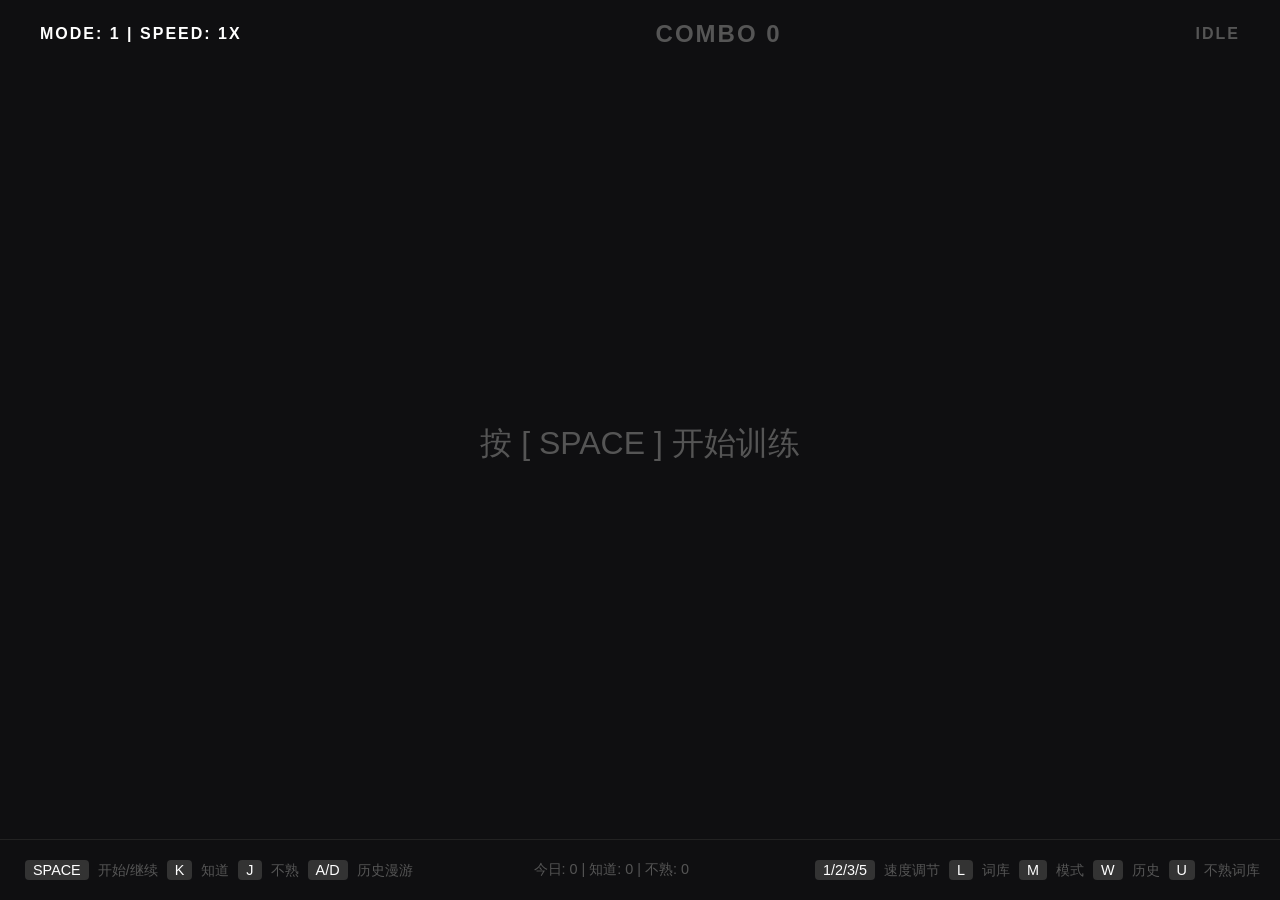
<file: index.html>
<!DOCTYPE html>
<html lang="zh-CN">
<head>
    <meta charset="UTF-8">
    <meta name="viewport" content="width=device-width, initial-scale=1.0, maximum-scale=1.0, user-scalable=no">
    <title>ADHD CET6 极速反应训练系统 V2</title>
    <link rel="stylesheet" href="css/main.css">
    <script src="https://cdnjs.cloudflare.com/ajax/libs/gsap/3.12.5/gsap.min.js"></script>
</head>
<body>
    <div id="header">
        <div id="mode-speed-indicator">MODE: 1 | SPEED: 1X</div>
        <div id="combo-container" class="combo-low">COMBO 0</div>
        <div id="status-indicator">IDLE</div>
    </div>

    <div id="main-stage">
        <div id="start-hint" style="font-size: 2rem; color: #555;">按 [ SPACE ] 开始训练</div>
        <div id="word-display" style="display: none;"></div>
        <div id="phonetic-display" style="display: none;"></div>
        <div id="meaning-display"></div>
        <div id="example-display"></div>
    </div>

    <div id="unfamiliar-indicator">不熟</div>

    <div id="mobile-controls" class="mobile-controls">
        <div class="mobile-row">
            <button class="mobile-btn mobile-btn-know" ontouchstart="handleMobileBtn('K')" onclick="handleMobileBtn('K')">知道 (K)</button>
            <button class="mobile-btn mobile-btn-space" ontouchstart="handleMobileBtn('SPACE')" onclick="handleMobileBtn('SPACE')">空格 (SPACE)</button>
            <button class="mobile-btn mobile-btn-unfamiliar" ontouchstart="handleMobileBtn('J')" onclick="handleMobileBtn('J')">不熟 (J)</button>
        </div>
        <div class="mobile-row">
            <button class="mobile-btn mobile-btn-speed" onclick="handleMobileBtn('1')">1X</button>
            <button class="mobile-btn mobile-btn-speed" onclick="handleMobileBtn('2')">2X</button>
            <button class="mobile-btn mobile-btn-speed" onclick="handleMobileBtn('3')">3X</button>
            <button class="mobile-btn mobile-btn-speed" onclick="handleMobileBtn('5')">5X</button>
        </div>
        <div class="mobile-row">
            <button class="mobile-btn mobile-btn-mode" onclick="handleMobileBtn('M')">模式 (M)</button>
            <button class="mobile-btn mobile-btn-history" onclick="handleMobileBtn('W')">历史 (W)</button>
            <button class="mobile-btn mobile-btn-library" onclick="handleMobileBtn('L')">词库 (L)</button>
            <button class="mobile-btn mobile-btn-unfamiliar" onclick="handleMobileBtn('U')">不熟 (U)</button>
        </div>
    </div>

    <div id="footer">
        <div><span class="key-hint">SPACE</span> 开始/继续 <span class="key-hint">K</span> 知道 <span class="key-hint">J</span> 不熟 <span class="key-hint">A/D</span> 历史漫游</div>
        <div id="stats-board">今日: 0 | 知道: 0 | 不熟: 0</div>
        <div><span class="key-hint">1/2/3/5</span> 速度调节 <span class="key-hint">L</span> 词库 <span class="key-hint">M</span> 模式 <span class="key-hint">W</span> 历史 <span class="key-hint">U</span> 不熟词库</div>
    </div>

    <div id="fill-blank-container" style="display: none;">
        <div id="fill-blank-sentence" style="font-size: 2rem; margin-bottom: 20px; min-height: 60px;"></div>
        <div id="fill-blank-options" style="display: flex; gap: 15px; flex-wrap: wrap; justify-content: center;"></div>
        <div id="fill-blank-feedback" style="font-size: 1.5rem; margin-top: 20px; opacity: 0; transition: opacity 0.3s;"></div>
    </div>

    <div id="history-panel">
        <div id="history-header">
            <div id="history-title">训练历史 (按 W 隐藏)</div>
            <div id="close-history" onclick="toggleHistoryPanel()">关闭</div>
        </div>
        <div id="history-scroll"></div>
    </div>

    <div id="unfamiliar-library-modal">
        <div id="unfamiliar-library-content">
            <div id="unfamiliar-library-header">
                <div id="unfamiliar-library-title">不熟词库</div>
                <div id="close-unfamiliar-library" onclick="closeUnfamiliarLibrary()">关闭</div>
            </div>
            <div id="unfamiliar-library-grid"></div>
        </div>
    </div>

    <div id="word-library-modal">
        <div id="word-library-content">
            <div id="word-library-top">
                <div id="word-library-header">
                    <div id="word-library-title">CET6 高频词库</div>
                    <div id="close-library" onclick="closeWordLibrary()">关闭</div>
                </div>
                <div id="stats-summary">
                    <div class="stat-item"><span class="stat-value" id="total-count">0</span><span class="stat-label">总词汇</span></div>
                    <div class="stat-item"><span class="stat-value" id="noun-count">0</span><span class="stat-label">名词</span></div>
                    <div class="stat-item"><span class="stat-value" id="verb-count">0</span><span class="stat-label">动词</span></div>
                    <div class="stat-item"><span class="stat-value" id="adj-count">0</span><span class="stat-label">形容词</span></div>
                    <div class="stat-item"><span class="stat-value" id="adv-count">0</span><span class="stat-label">副词</span></div>
                </div>
                <div id="category-filters">
                    <button class="filter-btn active" onclick="filterWords('all')">全部</button>
                    <button class="filter-btn" onclick="filterWords('noun')">名词</button>
                    <button class="filter-btn" onclick="filterWords('verb')">动词</button>
                    <button class="filter-btn" onclick="filterWords('adjective')">形容词</button>
                    <button class="filter-btn" onclick="filterWords('adverb')">副词</button>
                    <button class="filter-btn" onclick="filterWords('preposition')">介词</button>
                    <button class="filter-btn" onclick="filterWords('academic')">学术</button>
                    <button class="filter-btn" onclick="filterWords('daily')">生活</button>
                    <button class="filter-btn" onclick="filterWords('technology')">科技</button>
                    <button class="filter-btn" onclick="filterWords('economy')">经济</button>
                    <button class="filter-btn" onclick="filterWords('society')">社会</button>
                    <button class="filter-btn" onclick="filterWords('emotion')">情感</button>
                    <button class="filter-btn" onclick="filterWords('basic')">基础</button>
                    <button class="filter-btn" onclick="filterWords('intermediate')">进阶</button>
                    <button class="filter-btn" onclick="filterWords('advanced')">高级</button>
                </div>
            </div>
            <div id="word-library-scroll">
                <div id="word-library-grid" class="word-library-grid"></div>
            </div>
        </div>
    </div>

    <script type="module">
        import { loadProgress, loadUnfamiliarWords } from './js/storage.js';
        import { handleKeyDown, handleMobileBtn, openWordLibrary, closeWordLibrary, openUnfamiliarLibrary, closeUnfamiliarLibrary, toggleHistoryPanel, filterWords } from './js/interaction.js';

        loadProgress();
        loadUnfamiliarWords();

        window.addEventListener('keydown', handleKeyDown);

        window.openWordLibrary = openWordLibrary;
        window.closeWordLibrary = closeWordLibrary;
        window.openUnfamiliarLibrary = openUnfamiliarLibrary;
        window.closeUnfamiliarLibrary = closeUnfamiliarLibrary;
        window.toggleHistoryPanel = toggleHistoryPanel;
        window.filterWords = filterWords;
        window.handleMobileBtn = handleMobileBtn;
    </script>
</body>
</html>
</file>
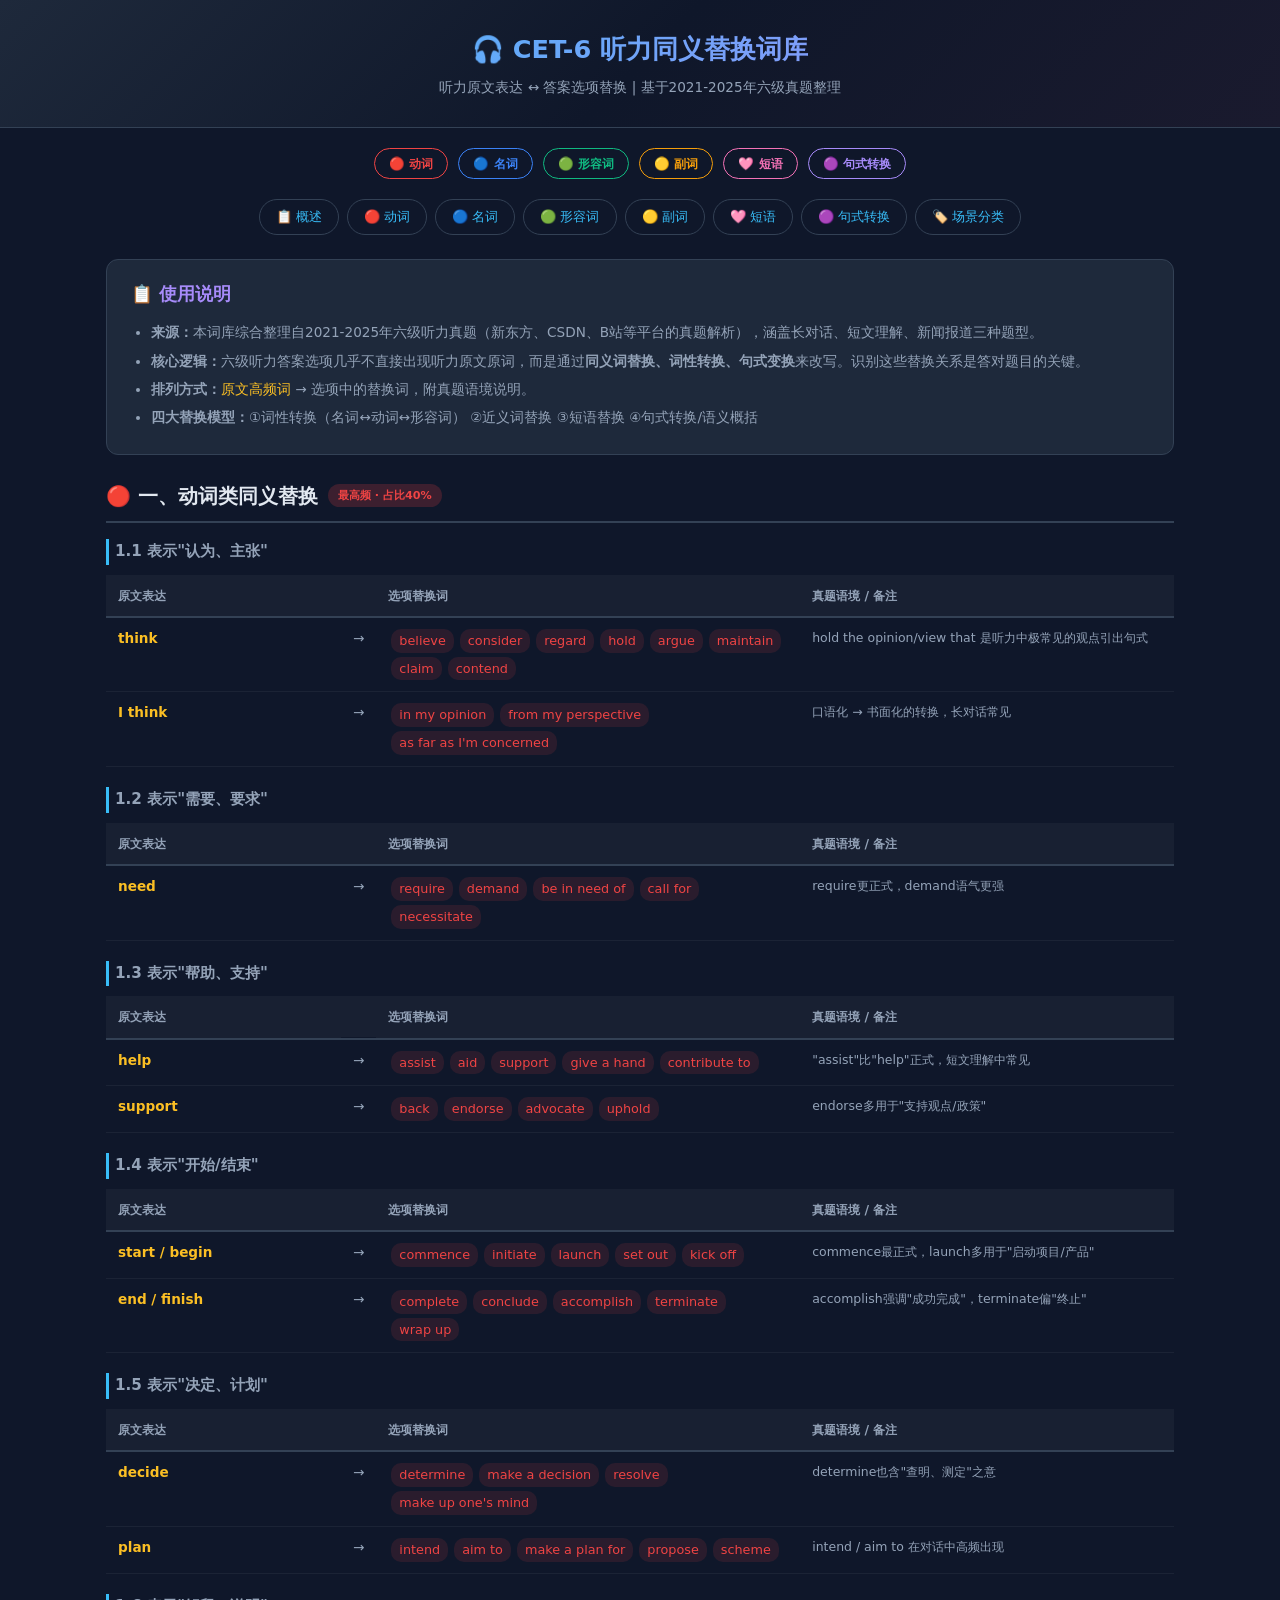
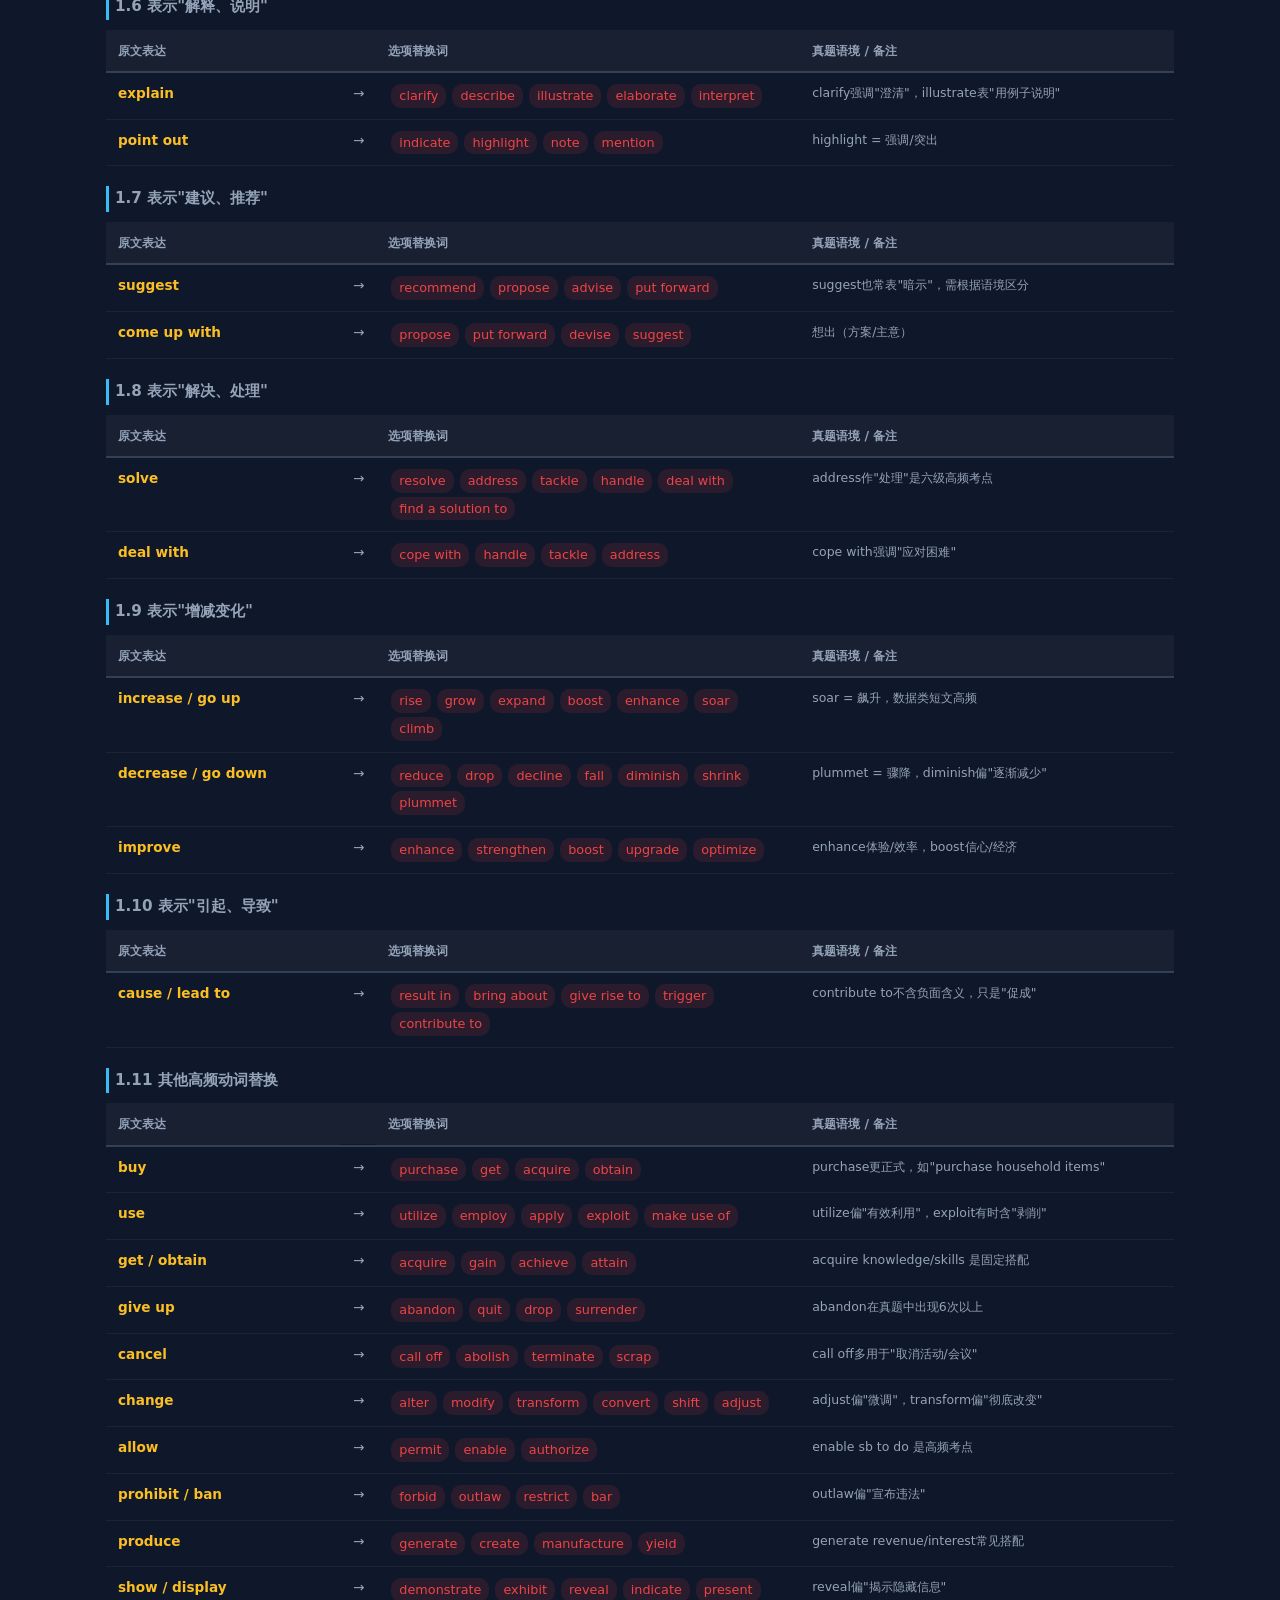
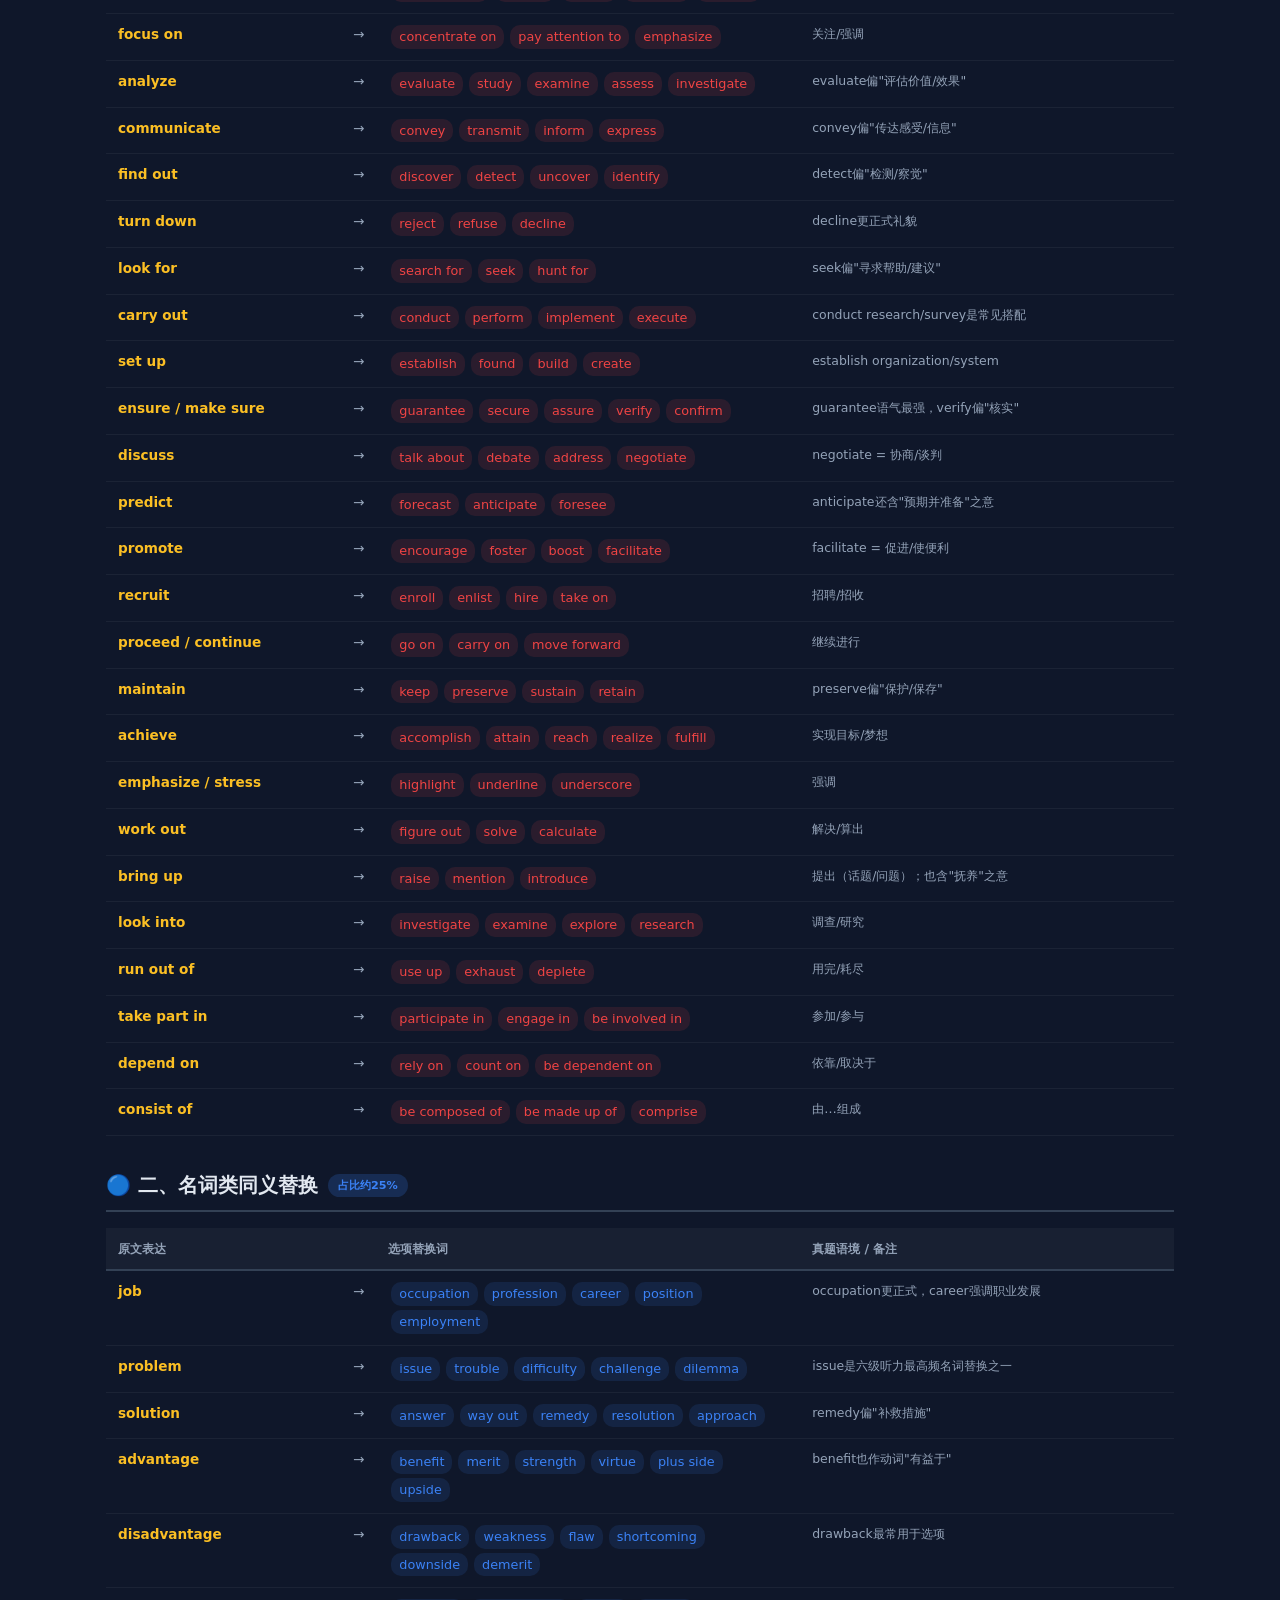
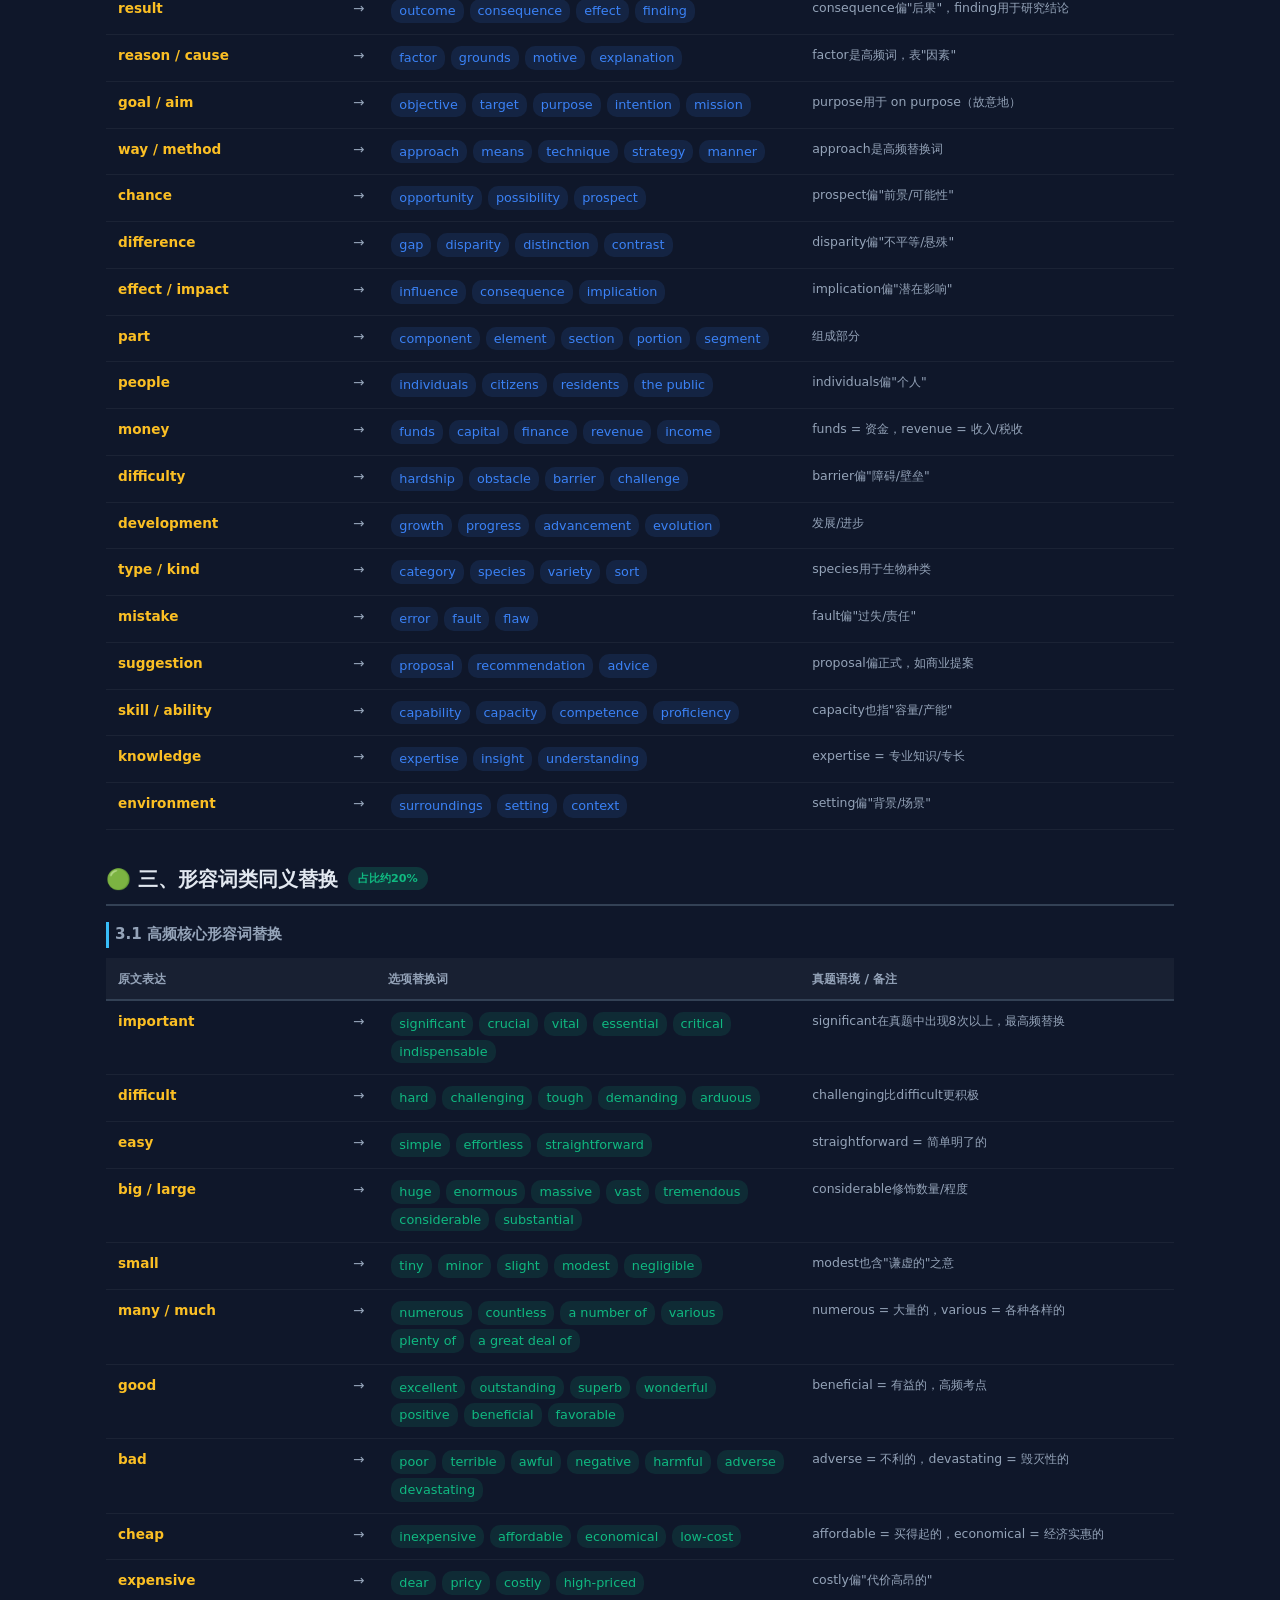
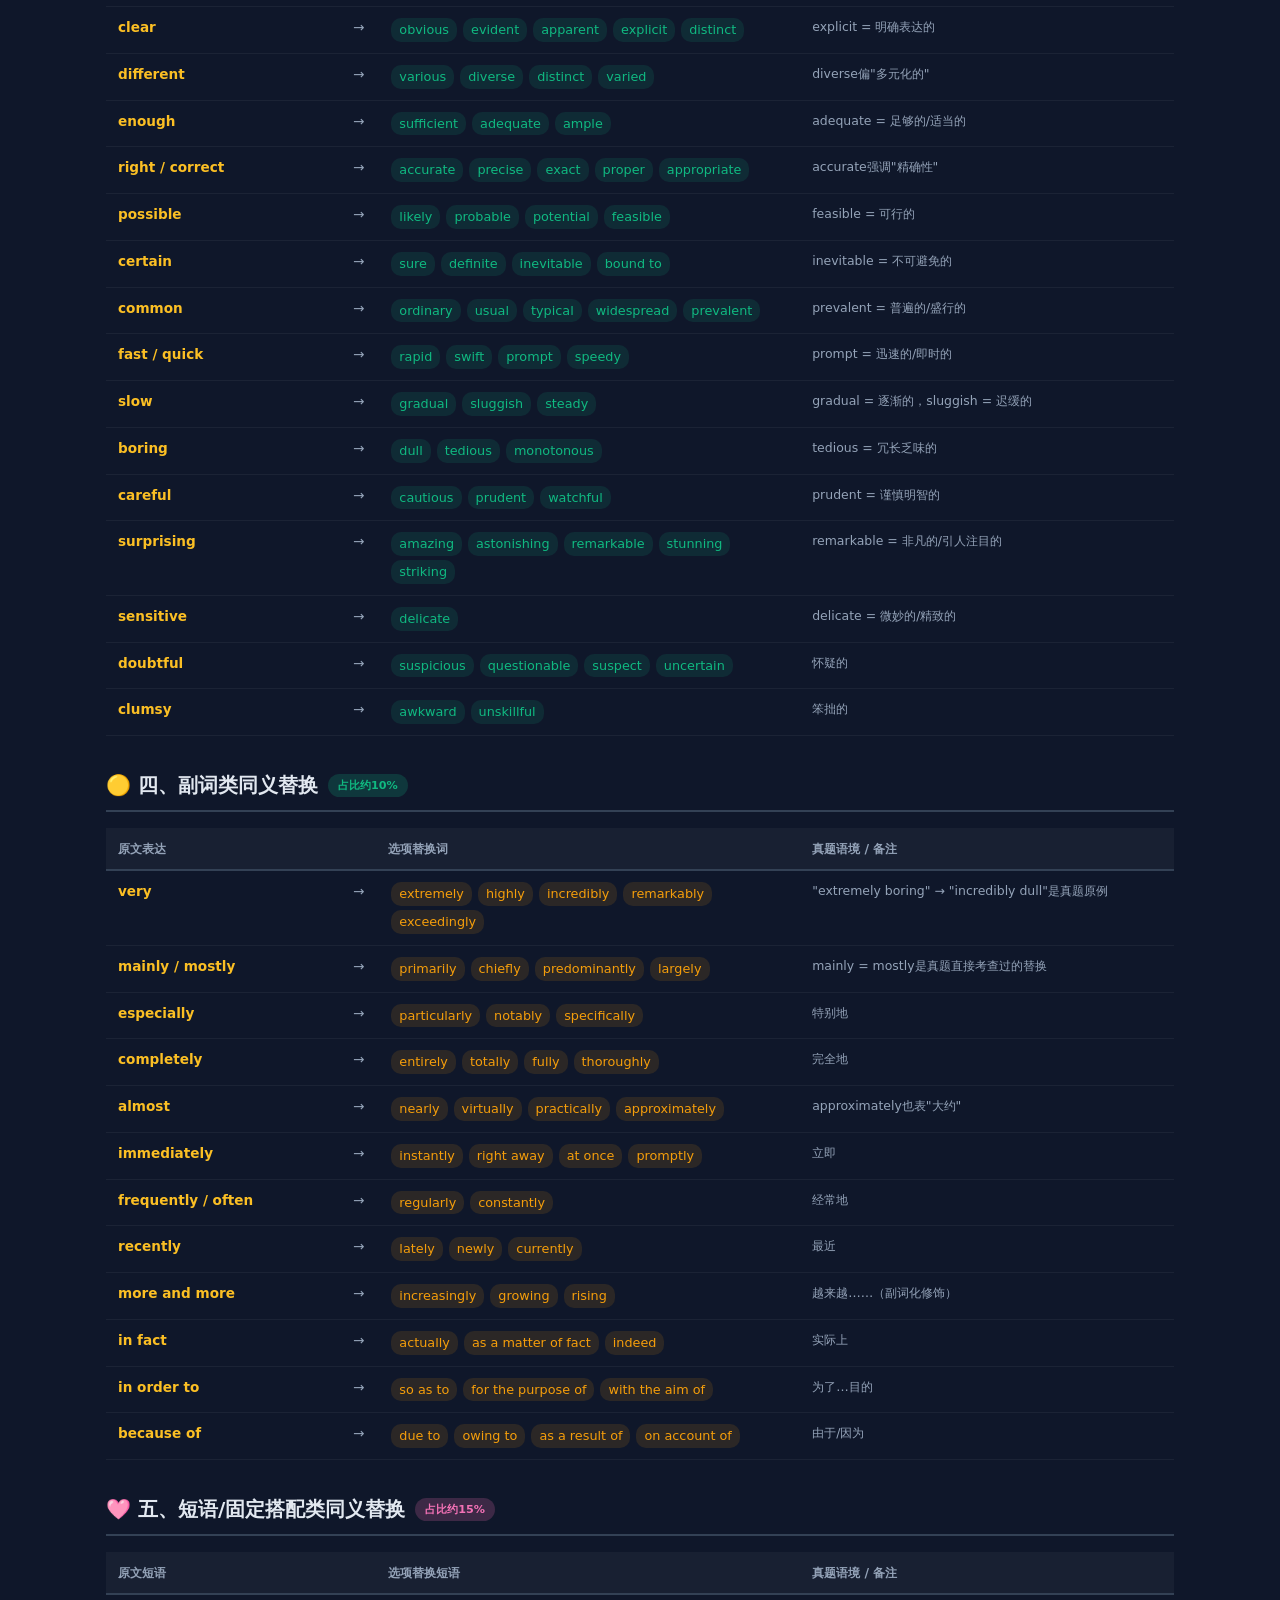
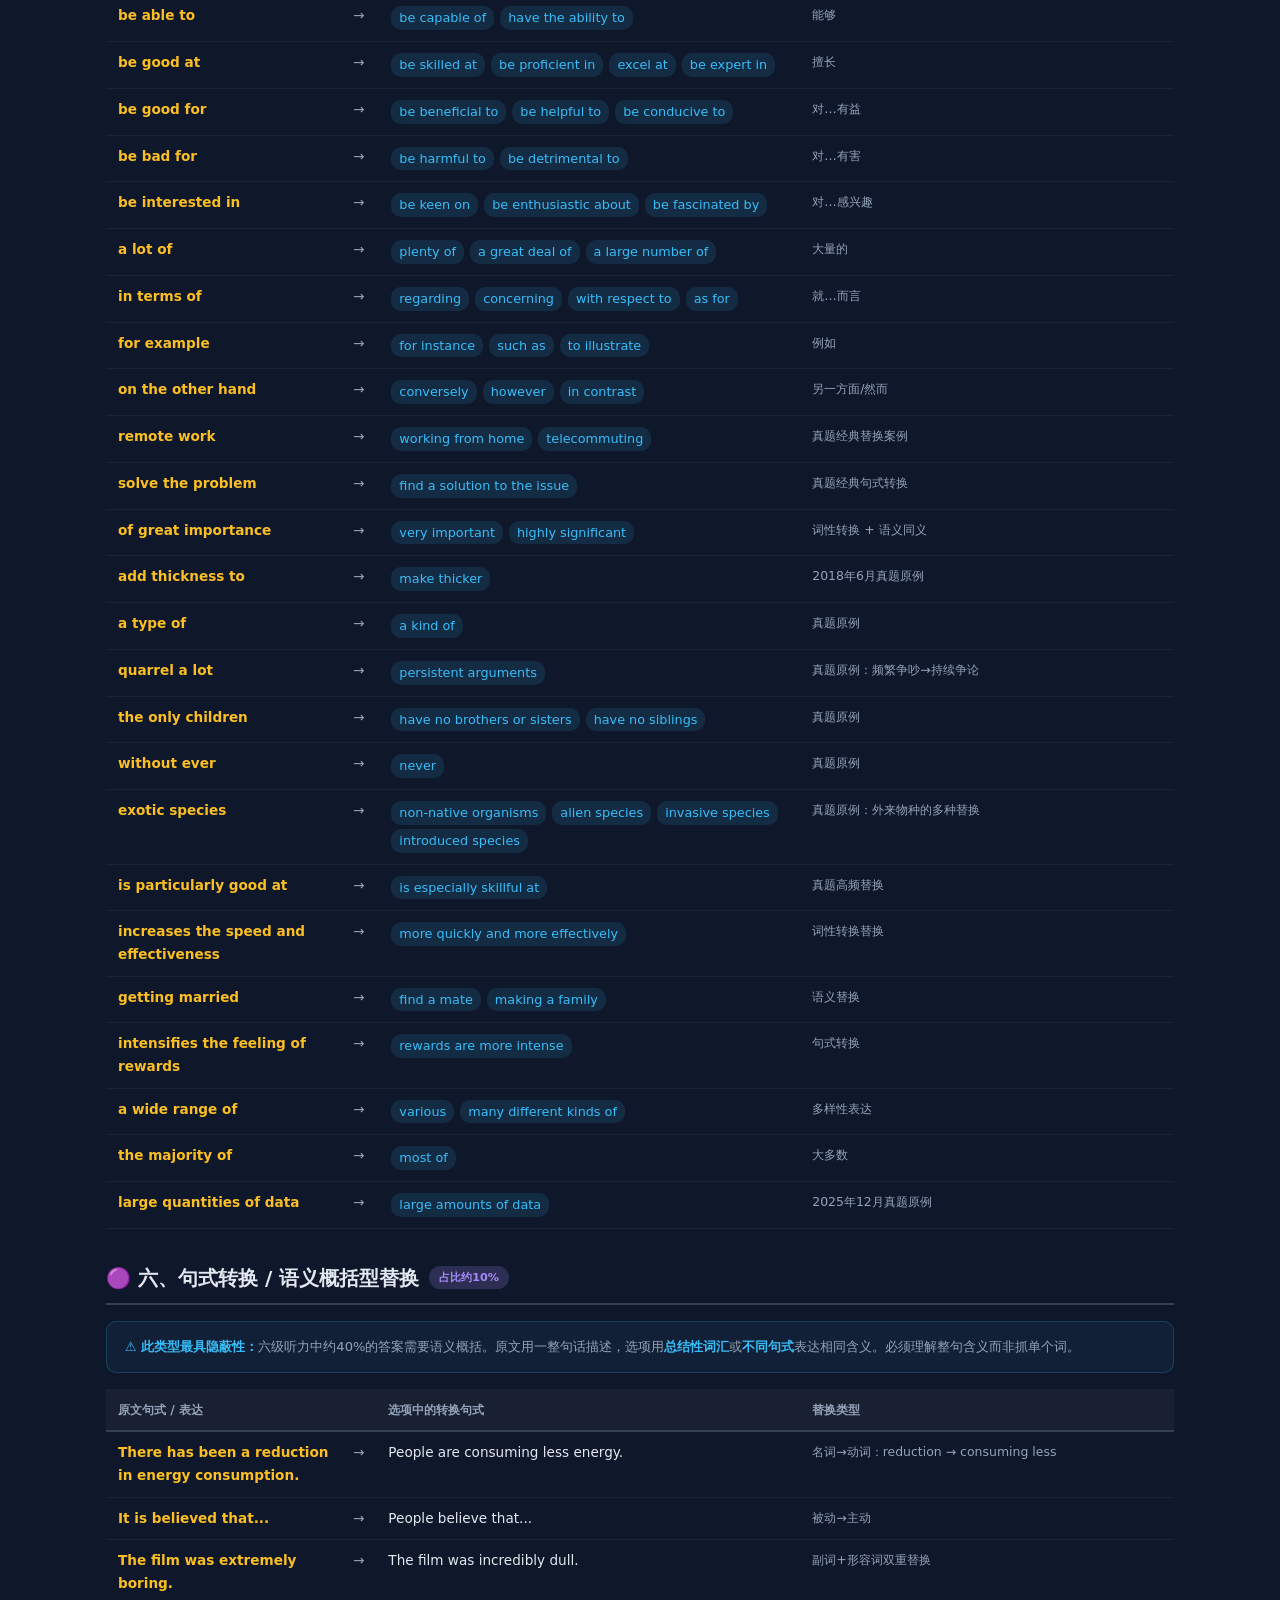
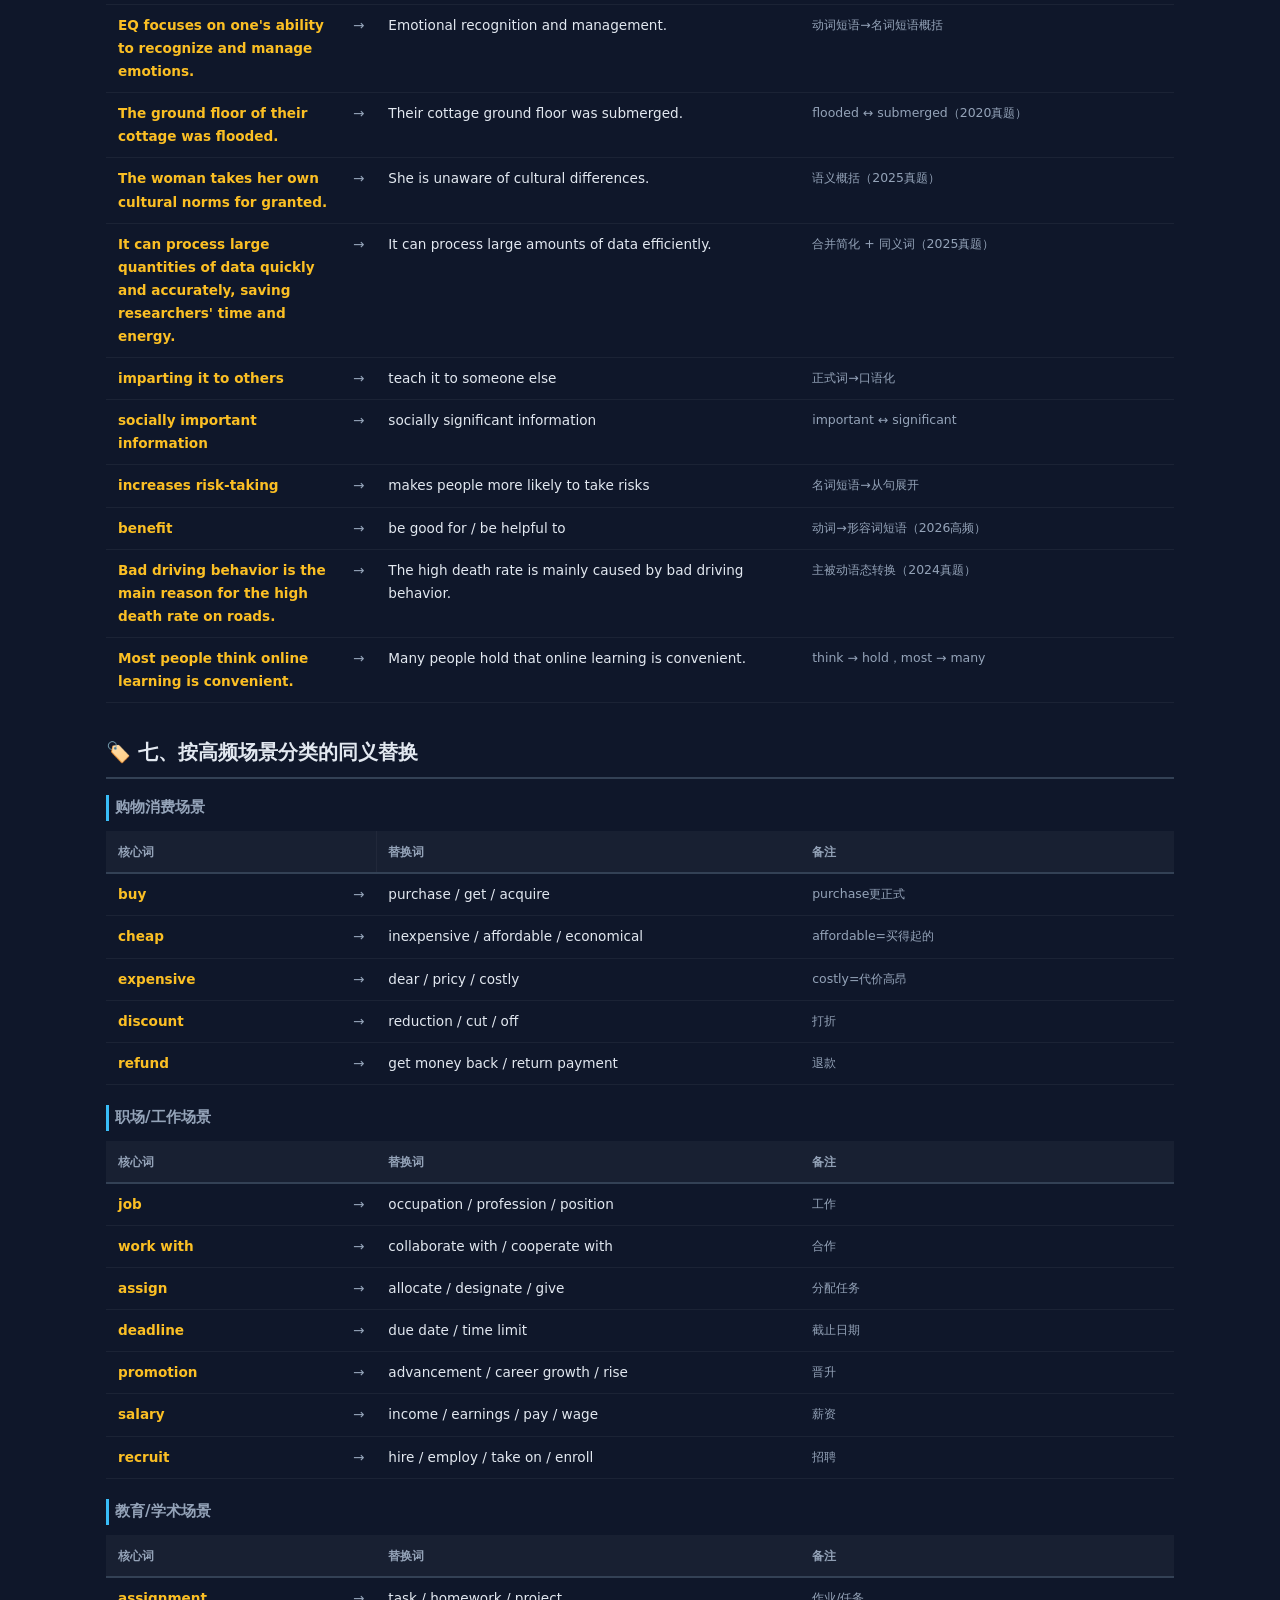
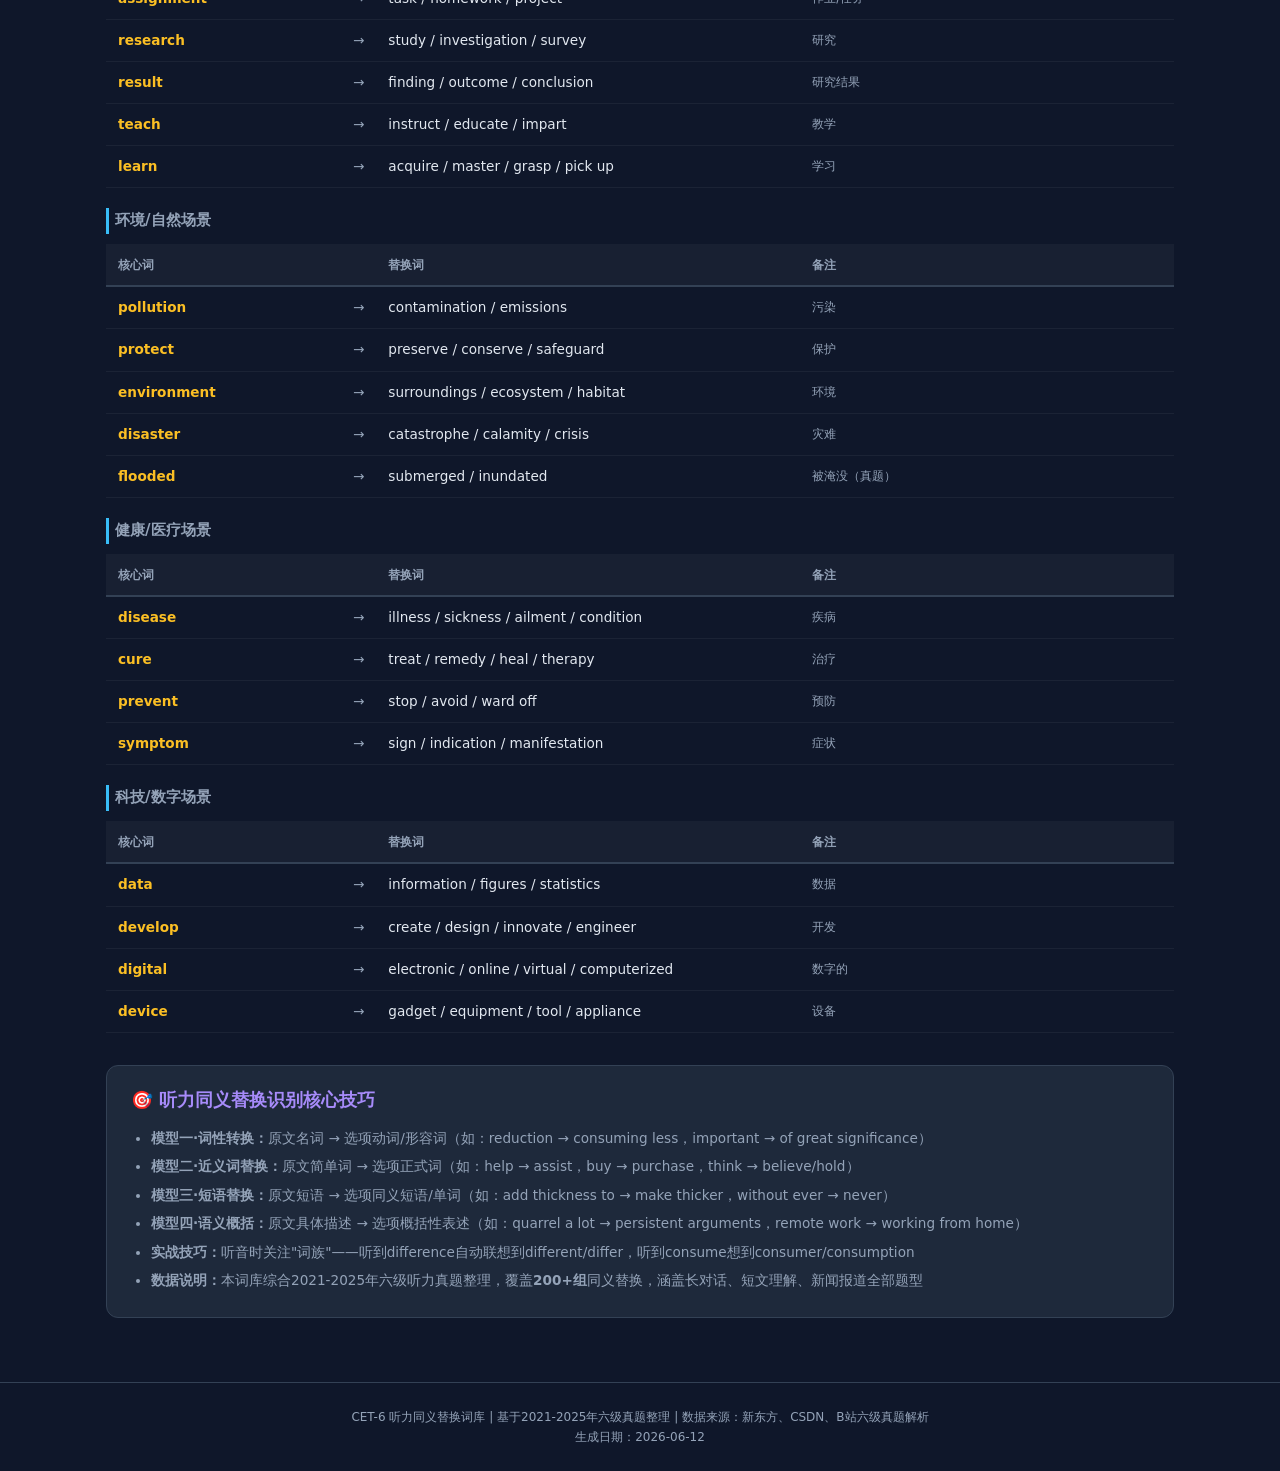
<file: cet6-listening-synonyms.html>
<!DOCTYPE html>
<html lang="zh-CN">
<head>
<meta charset="UTF-8">
<meta name="viewport" content="width=device-width, initial-scale=1.0">
<title>CET-6 听力同义替换词库 — 听力原文 ↔ 答案选项</title>
<style>
  :root {
    --bg: #0f172a;
    --card: #1e293b;
    --border: #334155;
    --text: #e2e8f0;
    --muted: #94a3b8;
    --accent: #38bdf8;
    --accent2: #a78bfa;
    --accent3: #34d399;
    --accent4: #f472b6;
    --accent5: #fb923c;
    --verb: #ef4444;
    --noun: #3b82f6;
    --adj: #10b981;
    --adv: #f59e0b;
    --phrase: #f472b6;
    --sentence: #a78bfa;
  }
  * { margin:0; padding:0; box-sizing:border-box; }
  body {
    font-family: 'Segoe UI', system-ui, -apple-system, sans-serif;
    background: var(--bg);
    color: var(--text);
    line-height: 1.7;
    min-height: 100vh;
  }

  .header {
    background: linear-gradient(135deg, #1e293b 0%, #0f172a 50%, #1a1a2e 100%);
    border-bottom: 1px solid var(--border);
    padding: 28px 24px;
    text-align: center;
    position: sticky;
    top: 0;
    z-index: 100;
    backdrop-filter: blur(12px);
  }
  .header h1 {
    font-size: 1.6rem;
    font-weight: 800;
    background: linear-gradient(135deg, var(--accent), var(--accent2));
    -webkit-background-clip: text;
    -webkit-text-fill-color: transparent;
    background-clip: text;
  }
  .header p { color: var(--muted); font-size: 0.85rem; margin-top: 4px; }

  .container { max-width: 1100px; margin: 0 auto; padding: 20px 16px; }

  .legend {
    display: flex; flex-wrap: wrap; gap: 10px; margin-bottom: 20px;
    justify-content: center;
  }
  .legend-item {
    padding: 4px 14px; border-radius: 20px; font-size: 0.78rem;
    font-weight: 600; border: 1px solid;
  }
  .legend-verb { color: var(--verb); border-color: var(--verb); }
  .legend-noun { color: var(--noun); border-color: var(--noun); }
  .legend-adj { color: var(--adj); border-color: var(--adj); }
  .legend-adv { color: var(--adv); border-color: var(--adv); }
  .legend-phrase { color: var(--phrase); border-color: var(--phrase); }
  .legend-sentence { color: var(--sentence); border-color: var(--sentence); }

  .toc {
    display: flex; flex-wrap: wrap; gap: 8px; margin-bottom: 24px;
    justify-content: center;
  }
  .toc a {
    color: var(--accent); text-decoration: none; padding: 6px 16px;
    border: 1px solid var(--border); border-radius: 20px;
    font-size: 0.82rem; transition: all 0.2s;
  }
  .toc a:hover { background: var(--accent); color: #000; border-color: var(--accent); }

  .section {
    margin-bottom: 32px;
  }
  .section-title {
    font-size: 1.25rem; font-weight: 700; margin-bottom: 16px;
    padding-bottom: 8px; border-bottom: 2px solid var(--border);
    display: flex; align-items: center; gap: 10px;
  }
  .section-title .badge {
    font-size: 0.7rem; padding: 2px 10px; border-radius: 12px;
    font-weight: 600;
  }
  .badge-verb { background: rgba(239,68,68,0.2); color: var(--verb); }
  .badge-noun { background: rgba(59,130,246,0.2); color: var(--noun); }
  .badge-adj { background: rgba(16,185,129,0.2); color: var(--adj); }
  .badge-phrase { background: rgba(244,114,182,0.2); color: var(--phrase); }
  .badge-sent { background: rgba(167,139,250,0.2); color: var(--sentence); }

  .sub-section { margin-bottom: 20px; }
  .sub-title {
    font-size: 0.95rem; font-weight: 600; color: var(--muted);
    margin-bottom: 10px; padding-left: 6px;
    border-left: 3px solid var(--accent);
  }

  table {
    width: 100%; border-collapse: collapse; font-size: 0.85rem;
  }
  thead th {
    text-align: left; padding: 10px 12px;
    background: rgba(255,255,255,0.04);
    border-bottom: 2px solid var(--border);
    font-weight: 600; font-size: 0.78rem; color: var(--muted);
    position: sticky; top: 0;
  }
  tbody td {
    padding: 9px 12px; border-bottom: 1px solid rgba(255,255,255,0.05);
    vertical-align: top;
  }
  tbody tr:hover { background: rgba(255,255,255,0.03); }
  .col-orig { width: 22%; color: #fbbf24; font-weight: 600; }
  .col-arrow { width: 3%; color: var(--muted); text-align: center; }
  .col-repl { width: 40%; }
  .col-note { width: 35%; color: var(--muted); font-size: 0.78rem; }

  .syn-tag {
    display: inline-block; background: rgba(56,189,248,0.12);
    color: var(--accent); padding: 1px 8px; border-radius: 10px;
    margin: 2px 3px; font-size: 0.8rem;
  }
  .syn-tag-verb { background: rgba(239,68,68,0.12); color: var(--verb); }
  .syn-tag-noun { background: rgba(59,130,246,0.12); color: var(--noun); }
  .syn-tag-adj { background: rgba(16,185,129,0.12); color: var(--adj); }
  .syn-tag-adv { background: rgba(245,158,11,0.12); color: var(--adv); }

  .note-box {
    background: rgba(56,189,248,0.06); border: 1px solid rgba(56,189,248,0.2);
    border-radius: 10px; padding: 14px 18px; margin: 16px 0;
    font-size: 0.82rem; color: var(--muted);
  }
  .note-box strong { color: var(--accent); }

  .intro-card {
    background: var(--card); border: 1px solid var(--border);
    border-radius: 12px; padding: 20px 24px; margin-bottom: 24px;
  }
  .intro-card h2 { font-size: 1.1rem; color: var(--accent2); margin-bottom: 10px; }
  .intro-card ul { padding-left: 20px; font-size: 0.85rem; color: var(--muted); line-height: 1.8; }
  .intro-card ul li { margin-bottom: 4px; }

  .footer {
    text-align: center; padding: 24px; color: var(--muted);
    font-size: 0.75rem; border-top: 1px solid var(--border); margin-top: 20px;
  }

  .count-badge {
    display: inline-block; background: rgba(255,255,255,0.06);
    padding: 2px 8px; border-radius: 8px; font-size: 0.7rem;
    color: var(--muted); margin-left: 6px;
  }
</style>
</head>
<body>

<div class="header">
  <h1>🎧 CET-6 听力同义替换词库</h1>
  <p>听力原文表达 ↔ 答案选项替换 | 基于2021-2025年六级真题整理</p>
</div>

<div class="container">

  <!-- ====== 图例 ====== -->
  <div class="legend">
    <span class="legend-item legend-verb">🔴 动词</span>
    <span class="legend-item legend-noun">🔵 名词</span>
    <span class="legend-item legend-adj">🟢 形容词</span>
    <span class="legend-item legend-adv">🟡 副词</span>
    <span class="legend-item legend-phrase">🩷 短语</span>
    <span class="legend-item legend-sentence">🟣 句式转换</span>
  </div>

  <!-- ====== 目录 ====== -->
  <div class="toc">
    <a href="#sec-intro">📋 概述</a>
    <a href="#sec-verb">🔴 动词</a>
    <a href="#sec-noun">🔵 名词</a>
    <a href="#sec-adj">🟢 形容词</a>
    <a href="#sec-adv">🟡 副词</a>
    <a href="#sec-phrase">🩷 短语</a>
    <a href="#sec-sentence">🟣 句式转换</a>
    <a href="#sec-scene">🏷️ 场景分类</a>
  </div>

  <!-- ====== 概述 ====== -->
  <div id="sec-intro" class="intro-card">
    <h2>📋 使用说明</h2>
    <ul>
      <li><strong>来源：</strong>本词库综合整理自2021-2025年六级听力真题（新东方、CSDN、B站等平台的真题解析），涵盖长对话、短文理解、新闻报道三种题型。</li>
      <li><strong>核心逻辑：</strong>六级听力答案选项几乎不直接出现听力原文原词，而是通过<strong>同义词替换、词性转换、句式变换</strong>来改写。识别这些替换关系是答对题目的关键。</li>
      <li><strong>排列方式：</strong><span style="color:#fbbf24">原文高频词</span> → 选项中的替换词，附真题语境说明。</li>
      <li><strong>四大替换模型：</strong>①词性转换（名词↔动词↔形容词） ②近义词替换 ③短语替换 ④句式转换/语义概括</li>
    </ul>
  </div>

  <!-- ================================================================================== -->
  <!-- ====== 一、动词类同义替换（最高频，占比约40%） ====== -->
  <!-- ================================================================================== -->
  <div id="sec-verb" class="section">
    <div class="section-title">
      🔴 一、动词类同义替换 <span class="badge badge-verb">最高频 · 占比40%</span>
    </div>

    <div class="sub-section">
      <div class="sub-title">1.1 表示"认为、主张"</div>
      <table>
        <thead><tr><th>原文表达</th><th class="col-arrow"></th><th>选项替换词</th><th>真题语境 / 备注</th></tr></thead>
        <tbody>
          <tr><td class="col-orig">think</td><td class="col-arrow">→</td><td><span class="syn-tag syn-tag-verb">believe</span><span class="syn-tag syn-tag-verb">consider</span><span class="syn-tag syn-tag-verb">regard</span><span class="syn-tag syn-tag-verb">hold</span><span class="syn-tag syn-tag-verb">argue</span><span class="syn-tag syn-tag-verb">maintain</span><span class="syn-tag syn-tag-verb">claim</span><span class="syn-tag syn-tag-verb">contend</span></td><td class="col-note">hold the opinion/view that 是听力中极常见的观点引出句式</td></tr>
          <tr><td class="col-orig">I think</td><td class="col-arrow">→</td><td><span class="syn-tag syn-tag-verb">in my opinion</span><span class="syn-tag syn-tag-verb">from my perspective</span><span class="syn-tag syn-tag-verb">as far as I'm concerned</span></td><td class="col-note">口语化 → 书面化的转换，长对话常见</td></tr>
        </tbody>
      </table>
    </div>

    <div class="sub-section">
      <div class="sub-title">1.2 表示"需要、要求"</div>
      <table>
        <thead><tr><th>原文表达</th><th class="col-arrow"></th><th>选项替换词</th><th>真题语境 / 备注</th></tr></thead>
        <tbody>
          <tr><td class="col-orig">need</td><td class="col-arrow">→</td><td><span class="syn-tag syn-tag-verb">require</span><span class="syn-tag syn-tag-verb">demand</span><span class="syn-tag syn-tag-verb">be in need of</span><span class="syn-tag syn-tag-verb">call for</span><span class="syn-tag syn-tag-verb">necessitate</span></td><td class="col-note">require更正式，demand语气更强</td></tr>
        </tbody>
      </table>
    </div>

    <div class="sub-section">
      <div class="sub-title">1.3 表示"帮助、支持"</div>
      <table>
        <thead><tr><th>原文表达</th><th class="col-arrow"></th><th>选项替换词</th><th>真题语境 / 备注</th></tr></thead>
        <tbody>
          <tr><td class="col-orig">help</td><td class="col-arrow">→</td><td><span class="syn-tag syn-tag-verb">assist</span><span class="syn-tag syn-tag-verb">aid</span><span class="syn-tag syn-tag-verb">support</span><span class="syn-tag syn-tag-verb">give a hand</span><span class="syn-tag syn-tag-verb">contribute to</span></td><td class="col-note">"assist"比"help"正式，短文理解中常见</td></tr>
          <tr><td class="col-orig">support</td><td class="col-arrow">→</td><td><span class="syn-tag syn-tag-verb">back</span><span class="syn-tag syn-tag-verb">endorse</span><span class="syn-tag syn-tag-verb">advocate</span><span class="syn-tag syn-tag-verb">uphold</span></td><td class="col-note">endorse多用于"支持观点/政策"</td></tr>
        </tbody>
      </table>
    </div>

    <div class="sub-section">
      <div class="sub-title">1.4 表示"开始/结束"</div>
      <table>
        <thead><tr><th>原文表达</th><th class="col-arrow"></th><th>选项替换词</th><th>真题语境 / 备注</th></tr></thead>
        <tbody>
          <tr><td class="col-orig">start / begin</td><td class="col-arrow">→</td><td><span class="syn-tag syn-tag-verb">commence</span><span class="syn-tag syn-tag-verb">initiate</span><span class="syn-tag syn-tag-verb">launch</span><span class="syn-tag syn-tag-verb">set out</span><span class="syn-tag syn-tag-verb">kick off</span></td><td class="col-note">commence最正式，launch多用于"启动项目/产品"</td></tr>
          <tr><td class="col-orig">end / finish</td><td class="col-arrow">→</td><td><span class="syn-tag syn-tag-verb">complete</span><span class="syn-tag syn-tag-verb">conclude</span><span class="syn-tag syn-tag-verb">accomplish</span><span class="syn-tag syn-tag-verb">terminate</span><span class="syn-tag syn-tag-verb">wrap up</span></td><td class="col-note">accomplish强调"成功完成"，terminate偏"终止"</td></tr>
        </tbody>
      </table>
    </div>

    <div class="sub-section">
      <div class="sub-title">1.5 表示"决定、计划"</div>
      <table>
        <thead><tr><th>原文表达</th><th class="col-arrow"></th><th>选项替换词</th><th>真题语境 / 备注</th></tr></thead>
        <tbody>
          <tr><td class="col-orig">decide</td><td class="col-arrow">→</td><td><span class="syn-tag syn-tag-verb">determine</span><span class="syn-tag syn-tag-verb">make a decision</span><span class="syn-tag syn-tag-verb">resolve</span><span class="syn-tag syn-tag-verb">make up one's mind</span></td><td class="col-note">determine也含"查明、测定"之意</td></tr>
          <tr><td class="col-orig">plan</td><td class="col-arrow">→</td><td><span class="syn-tag syn-tag-verb">intend</span><span class="syn-tag syn-tag-verb">aim to</span><span class="syn-tag syn-tag-verb">make a plan for</span><span class="syn-tag syn-tag-verb">propose</span><span class="syn-tag syn-tag-verb">scheme</span></td><td class="col-note">intend / aim to 在对话中高频出现</td></tr>
        </tbody>
      </table>
    </div>

    <div class="sub-section">
      <div class="sub-title">1.6 表示"解释、说明"</div>
      <table>
        <thead><tr><th>原文表达</th><th class="col-arrow"></th><th>选项替换词</th><th>真题语境 / 备注</th></tr></thead>
        <tbody>
          <tr><td class="col-orig">explain</td><td class="col-arrow">→</td><td><span class="syn-tag syn-tag-verb">clarify</span><span class="syn-tag syn-tag-verb">describe</span><span class="syn-tag syn-tag-verb">illustrate</span><span class="syn-tag syn-tag-verb">elaborate</span><span class="syn-tag syn-tag-verb">interpret</span></td><td class="col-note">clarify强调"澄清"，illustrate表"用例子说明"</td></tr>
          <tr><td class="col-orig">point out</td><td class="col-arrow">→</td><td><span class="syn-tag syn-tag-verb">indicate</span><span class="syn-tag syn-tag-verb">highlight</span><span class="syn-tag syn-tag-verb">note</span><span class="syn-tag syn-tag-verb">mention</span></td><td class="col-note">highlight = 强调/突出</td></tr>
        </tbody>
      </table>
    </div>

    <div class="sub-section">
      <div class="sub-title">1.7 表示"建议、推荐"</div>
      <table>
        <thead><tr><th>原文表达</th><th class="col-arrow"></th><th>选项替换词</th><th>真题语境 / 备注</th></tr></thead>
        <tbody>
          <tr><td class="col-orig">suggest</td><td class="col-arrow">→</td><td><span class="syn-tag syn-tag-verb">recommend</span><span class="syn-tag syn-tag-verb">propose</span><span class="syn-tag syn-tag-verb">advise</span><span class="syn-tag syn-tag-verb">put forward</span></td><td class="col-note">suggest也常表"暗示"，需根据语境区分</td></tr>
          <tr><td class="col-orig">come up with</td><td class="col-arrow">→</td><td><span class="syn-tag syn-tag-verb">propose</span><span class="syn-tag syn-tag-verb">put forward</span><span class="syn-tag syn-tag-verb">devise</span><span class="syn-tag syn-tag-verb">suggest</span></td><td class="col-note">想出（方案/主意）</td></tr>
        </tbody>
      </table>
    </div>

    <div class="sub-section">
      <div class="sub-title">1.8 表示"解决、处理"</div>
      <table>
        <thead><tr><th>原文表达</th><th class="col-arrow"></th><th>选项替换词</th><th>真题语境 / 备注</th></tr></thead>
        <tbody>
          <tr><td class="col-orig">solve</td><td class="col-arrow">→</td><td><span class="syn-tag syn-tag-verb">resolve</span><span class="syn-tag syn-tag-verb">address</span><span class="syn-tag syn-tag-verb">tackle</span><span class="syn-tag syn-tag-verb">handle</span><span class="syn-tag syn-tag-verb">deal with</span><span class="syn-tag syn-tag-verb">find a solution to</span></td><td class="col-note">address作"处理"是六级高频考点</td></tr>
          <tr><td class="col-orig">deal with</td><td class="col-arrow">→</td><td><span class="syn-tag syn-tag-verb">cope with</span><span class="syn-tag syn-tag-verb">handle</span><span class="syn-tag syn-tag-verb">tackle</span><span class="syn-tag syn-tag-verb">address</span></td><td class="col-note">cope with强调"应对困难"</td></tr>
        </tbody>
      </table>
    </div>

    <div class="sub-section">
      <div class="sub-title">1.9 表示"增减变化"</div>
      <table>
        <thead><tr><th>原文表达</th><th class="col-arrow"></th><th>选项替换词</th><th>真题语境 / 备注</th></tr></thead>
        <tbody>
          <tr><td class="col-orig">increase / go up</td><td class="col-arrow">→</td><td><span class="syn-tag syn-tag-verb">rise</span><span class="syn-tag syn-tag-verb">grow</span><span class="syn-tag syn-tag-verb">expand</span><span class="syn-tag syn-tag-verb">boost</span><span class="syn-tag syn-tag-verb">enhance</span><span class="syn-tag syn-tag-verb">soar</span><span class="syn-tag syn-tag-verb">climb</span></td><td class="col-note">soar = 飙升，数据类短文高频</td></tr>
          <tr><td class="col-orig">decrease / go down</td><td class="col-arrow">→</td><td><span class="syn-tag syn-tag-verb">reduce</span><span class="syn-tag syn-tag-verb">drop</span><span class="syn-tag syn-tag-verb">decline</span><span class="syn-tag syn-tag-verb">fall</span><span class="syn-tag syn-tag-verb">diminish</span><span class="syn-tag syn-tag-verb">shrink</span><span class="syn-tag syn-tag-verb">plummet</span></td><td class="col-note">plummet = 骤降，diminish偏"逐渐减少"</td></tr>
          <tr><td class="col-orig">improve</td><td class="col-arrow">→</td><td><span class="syn-tag syn-tag-verb">enhance</span><span class="syn-tag syn-tag-verb">strengthen</span><span class="syn-tag syn-tag-verb">boost</span><span class="syn-tag syn-tag-verb">upgrade</span><span class="syn-tag syn-tag-verb">optimize</span></td><td class="col-note">enhance体验/效率，boost信心/经济</td></tr>
        </tbody>
      </table>
    </div>

    <div class="sub-section">
      <div class="sub-title">1.10 表示"引起、导致"</div>
      <table>
        <thead><tr><th>原文表达</th><th class="col-arrow"></th><th>选项替换词</th><th>真题语境 / 备注</th></tr></thead>
        <tbody>
          <tr><td class="col-orig">cause / lead to</td><td class="col-arrow">→</td><td><span class="syn-tag syn-tag-verb">result in</span><span class="syn-tag syn-tag-verb">bring about</span><span class="syn-tag syn-tag-verb">give rise to</span><span class="syn-tag syn-tag-verb">trigger</span><span class="syn-tag syn-tag-verb">contribute to</span></td><td class="col-note">contribute to不含负面含义，只是"促成"</td></tr>
        </tbody>
      </table>
    </div>

    <div class="sub-section">
      <div class="sub-title">1.11 其他高频动词替换</div>
      <table>
        <thead><tr><th>原文表达</th><th class="col-arrow"></th><th>选项替换词</th><th>真题语境 / 备注</th></tr></thead>
        <tbody>
          <tr><td class="col-orig">buy</td><td class="col-arrow">→</td><td><span class="syn-tag syn-tag-verb">purchase</span><span class="syn-tag syn-tag-verb">get</span><span class="syn-tag syn-tag-verb">acquire</span><span class="syn-tag syn-tag-verb">obtain</span></td><td class="col-note">purchase更正式，如"purchase household items"</td></tr>
          <tr><td class="col-orig">use</td><td class="col-arrow">→</td><td><span class="syn-tag syn-tag-verb">utilize</span><span class="syn-tag syn-tag-verb">employ</span><span class="syn-tag syn-tag-verb">apply</span><span class="syn-tag syn-tag-verb">exploit</span><span class="syn-tag syn-tag-verb">make use of</span></td><td class="col-note">utilize偏"有效利用"，exploit有时含"剥削"</td></tr>
          <tr><td class="col-orig">get / obtain</td><td class="col-arrow">→</td><td><span class="syn-tag syn-tag-verb">acquire</span><span class="syn-tag syn-tag-verb">gain</span><span class="syn-tag syn-tag-verb">achieve</span><span class="syn-tag syn-tag-verb">attain</span></td><td class="col-note">acquire knowledge/skills 是固定搭配</td></tr>
          <tr><td class="col-orig">give up</td><td class="col-arrow">→</td><td><span class="syn-tag syn-tag-verb">abandon</span><span class="syn-tag syn-tag-verb">quit</span><span class="syn-tag syn-tag-verb">drop</span><span class="syn-tag syn-tag-verb">surrender</span></td><td class="col-note">abandon在真题中出现6次以上</td></tr>
          <tr><td class="col-orig">cancel</td><td class="col-arrow">→</td><td><span class="syn-tag syn-tag-verb">call off</span><span class="syn-tag syn-tag-verb">abolish</span><span class="syn-tag syn-tag-verb">terminate</span><span class="syn-tag syn-tag-verb">scrap</span></td><td class="col-note">call off多用于"取消活动/会议"</td></tr>
          <tr><td class="col-orig">change</td><td class="col-arrow">→</td><td><span class="syn-tag syn-tag-verb">alter</span><span class="syn-tag syn-tag-verb">modify</span><span class="syn-tag syn-tag-verb">transform</span><span class="syn-tag syn-tag-verb">convert</span><span class="syn-tag syn-tag-verb">shift</span><span class="syn-tag syn-tag-verb">adjust</span></td><td class="col-note">adjust偏"微调"，transform偏"彻底改变"</td></tr>
          <tr><td class="col-orig">allow</td><td class="col-arrow">→</td><td><span class="syn-tag syn-tag-verb">permit</span><span class="syn-tag syn-tag-verb">enable</span><span class="syn-tag syn-tag-verb">authorize</span></td><td class="col-note">enable sb to do 是高频考点</td></tr>
          <tr><td class="col-orig">prohibit / ban</td><td class="col-arrow">→</td><td><span class="syn-tag syn-tag-verb">forbid</span><span class="syn-tag syn-tag-verb">outlaw</span><span class="syn-tag syn-tag-verb">restrict</span><span class="syn-tag syn-tag-verb">bar</span></td><td class="col-note">outlaw偏"宣布违法"</td></tr>
          <tr><td class="col-orig">produce</td><td class="col-arrow">→</td><td><span class="syn-tag syn-tag-verb">generate</span><span class="syn-tag syn-tag-verb">create</span><span class="syn-tag syn-tag-verb">manufacture</span><span class="syn-tag syn-tag-verb">yield</span></td><td class="col-note">generate revenue/interest常见搭配</td></tr>
          <tr><td class="col-orig">show / display</td><td class="col-arrow">→</td><td><span class="syn-tag syn-tag-verb">demonstrate</span><span class="syn-tag syn-tag-verb">exhibit</span><span class="syn-tag syn-tag-verb">reveal</span><span class="syn-tag syn-tag-verb">indicate</span><span class="syn-tag syn-tag-verb">present</span></td><td class="col-note">reveal偏"揭示隐藏信息"</td></tr>
          <tr><td class="col-orig">focus on</td><td class="col-arrow">→</td><td><span class="syn-tag syn-tag-verb">concentrate on</span><span class="syn-tag syn-tag-verb">pay attention to</span><span class="syn-tag syn-tag-verb">emphasize</span></td><td class="col-note">关注/强调</td></tr>
          <tr><td class="col-orig">analyze</td><td class="col-arrow">→</td><td><span class="syn-tag syn-tag-verb">evaluate</span><span class="syn-tag syn-tag-verb">study</span><span class="syn-tag syn-tag-verb">examine</span><span class="syn-tag syn-tag-verb">assess</span><span class="syn-tag syn-tag-verb">investigate</span></td><td class="col-note">evaluate偏"评估价值/效果"</td></tr>
          <tr><td class="col-orig">communicate</td><td class="col-arrow">→</td><td><span class="syn-tag syn-tag-verb">convey</span><span class="syn-tag syn-tag-verb">transmit</span><span class="syn-tag syn-tag-verb">inform</span><span class="syn-tag syn-tag-verb">express</span></td><td class="col-note">convey偏"传达感受/信息"</td></tr>
          <tr><td class="col-orig">find out</td><td class="col-arrow">→</td><td><span class="syn-tag syn-tag-verb">discover</span><span class="syn-tag syn-tag-verb">detect</span><span class="syn-tag syn-tag-verb">uncover</span><span class="syn-tag syn-tag-verb">identify</span></td><td class="col-note">detect偏"检测/察觉"</td></tr>
          <tr><td class="col-orig">turn down</td><td class="col-arrow">→</td><td><span class="syn-tag syn-tag-verb">reject</span><span class="syn-tag syn-tag-verb">refuse</span><span class="syn-tag syn-tag-verb">decline</span></td><td class="col-note">decline更正式礼貌</td></tr>
          <tr><td class="col-orig">look for</td><td class="col-arrow">→</td><td><span class="syn-tag syn-tag-verb">search for</span><span class="syn-tag syn-tag-verb">seek</span><span class="syn-tag syn-tag-verb">hunt for</span></td><td class="col-note">seek偏"寻求帮助/建议"</td></tr>
          <tr><td class="col-orig">carry out</td><td class="col-arrow">→</td><td><span class="syn-tag syn-tag-verb">conduct</span><span class="syn-tag syn-tag-verb">perform</span><span class="syn-tag syn-tag-verb">implement</span><span class="syn-tag syn-tag-verb">execute</span></td><td class="col-note">conduct research/survey是常见搭配</td></tr>
          <tr><td class="col-orig">set up</td><td class="col-arrow">→</td><td><span class="syn-tag syn-tag-verb">establish</span><span class="syn-tag syn-tag-verb">found</span><span class="syn-tag syn-tag-verb">build</span><span class="syn-tag syn-tag-verb">create</span></td><td class="col-note">establish organization/system</td></tr>
          <tr><td class="col-orig">ensure / make sure</td><td class="col-arrow">→</td><td><span class="syn-tag syn-tag-verb">guarantee</span><span class="syn-tag syn-tag-verb">secure</span><span class="syn-tag syn-tag-verb">assure</span><span class="syn-tag syn-tag-verb">verify</span><span class="syn-tag syn-tag-verb">confirm</span></td><td class="col-note">guarantee语气最强，verify偏"核实"</td></tr>
          <tr><td class="col-orig">discuss</td><td class="col-arrow">→</td><td><span class="syn-tag syn-tag-verb">talk about</span><span class="syn-tag syn-tag-verb">debate</span><span class="syn-tag syn-tag-verb">address</span><span class="syn-tag syn-tag-verb">negotiate</span></td><td class="col-note">negotiate = 协商/谈判</td></tr>
          <tr><td class="col-orig">predict</td><td class="col-arrow">→</td><td><span class="syn-tag syn-tag-verb">forecast</span><span class="syn-tag syn-tag-verb">anticipate</span><span class="syn-tag syn-tag-verb">foresee</span></td><td class="col-note">anticipate还含"预期并准备"之意</td></tr>
          <tr><td class="col-orig">promote</td><td class="col-arrow">→</td><td><span class="syn-tag syn-tag-verb">encourage</span><span class="syn-tag syn-tag-verb">foster</span><span class="syn-tag syn-tag-verb">boost</span><span class="syn-tag syn-tag-verb">facilitate</span></td><td class="col-note">facilitate = 促进/使便利</td></tr>
          <tr><td class="col-orig">recruit</td><td class="col-arrow">→</td><td><span class="syn-tag syn-tag-verb">enroll</span><span class="syn-tag syn-tag-verb">enlist</span><span class="syn-tag syn-tag-verb">hire</span><span class="syn-tag syn-tag-verb">take on</span></td><td class="col-note">招聘/招收</td></tr>
          <tr><td class="col-orig">proceed / continue</td><td class="col-arrow">→</td><td><span class="syn-tag syn-tag-verb">go on</span><span class="syn-tag syn-tag-verb">carry on</span><span class="syn-tag syn-tag-verb">move forward</span></td><td class="col-note">继续进行</td></tr>
          <tr><td class="col-orig">maintain</td><td class="col-arrow">→</td><td><span class="syn-tag syn-tag-verb">keep</span><span class="syn-tag syn-tag-verb">preserve</span><span class="syn-tag syn-tag-verb">sustain</span><span class="syn-tag syn-tag-verb">retain</span></td><td class="col-note">preserve偏"保护/保存"</td></tr>
          <tr><td class="col-orig">achieve</td><td class="col-arrow">→</td><td><span class="syn-tag syn-tag-verb">accomplish</span><span class="syn-tag syn-tag-verb">attain</span><span class="syn-tag syn-tag-verb">reach</span><span class="syn-tag syn-tag-verb">realize</span><span class="syn-tag syn-tag-verb">fulfill</span></td><td class="col-note">实现目标/梦想</td></tr>
          <tr><td class="col-orig">emphasize / stress</td><td class="col-arrow">→</td><td><span class="syn-tag syn-tag-verb">highlight</span><span class="syn-tag syn-tag-verb">underline</span><span class="syn-tag syn-tag-verb">underscore</span></td><td class="col-note">强调</td></tr>
          <tr><td class="col-orig">work out</td><td class="col-arrow">→</td><td><span class="syn-tag syn-tag-verb">figure out</span><span class="syn-tag syn-tag-verb">solve</span><span class="syn-tag syn-tag-verb">calculate</span></td><td class="col-note">解决/算出</td></tr>
          <tr><td class="col-orig">bring up</td><td class="col-arrow">→</td><td><span class="syn-tag syn-tag-verb">raise</span><span class="syn-tag syn-tag-verb">mention</span><span class="syn-tag syn-tag-verb">introduce</span></td><td class="col-note">提出（话题/问题）；也含"抚养"之意</td></tr>
          <tr><td class="col-orig">look into</td><td class="col-arrow">→</td><td><span class="syn-tag syn-tag-verb">investigate</span><span class="syn-tag syn-tag-verb">examine</span><span class="syn-tag syn-tag-verb">explore</span><span class="syn-tag syn-tag-verb">research</span></td><td class="col-note">调查/研究</td></tr>
          <tr><td class="col-orig">run out of</td><td class="col-arrow">→</td><td><span class="syn-tag syn-tag-verb">use up</span><span class="syn-tag syn-tag-verb">exhaust</span><span class="syn-tag syn-tag-verb">deplete</span></td><td class="col-note">用完/耗尽</td></tr>
          <tr><td class="col-orig">take part in</td><td class="col-arrow">→</td><td><span class="syn-tag syn-tag-verb">participate in</span><span class="syn-tag syn-tag-verb">engage in</span><span class="syn-tag syn-tag-verb">be involved in</span></td><td class="col-note">参加/参与</td></tr>
          <tr><td class="col-orig">depend on</td><td class="col-arrow">→</td><td><span class="syn-tag syn-tag-verb">rely on</span><span class="syn-tag syn-tag-verb">count on</span><span class="syn-tag syn-tag-verb">be dependent on</span></td><td class="col-note">依靠/取决于</td></tr>
          <tr><td class="col-orig">consist of</td><td class="col-arrow">→</td><td><span class="syn-tag syn-tag-verb">be composed of</span><span class="syn-tag syn-tag-verb">be made up of</span><span class="syn-tag syn-tag-verb">comprise</span></td><td class="col-note">由…组成</td></tr>
        </tbody>
      </table>
    </div>
  </div>

  <!-- ================================================================================== -->
  <!-- ====== 二、名词类同义替换 ====== -->
  <!-- ================================================================================== -->
  <div id="sec-noun" class="section">
    <div class="section-title">
      🔵 二、名词类同义替换 <span class="badge badge-noun">占比约25%</span>
    </div>

    <table>
      <thead><tr><th>原文表达</th><th class="col-arrow"></th><th>选项替换词</th><th>真题语境 / 备注</th></tr></thead>
      <tbody>
        <tr><td class="col-orig">job</td><td class="col-arrow">→</td><td><span class="syn-tag syn-tag-noun">occupation</span><span class="syn-tag syn-tag-noun">profession</span><span class="syn-tag syn-tag-noun">career</span><span class="syn-tag syn-tag-noun">position</span><span class="syn-tag syn-tag-noun">employment</span></td><td class="col-note">occupation更正式，career强调职业发展</td></tr>
        <tr><td class="col-orig">problem</td><td class="col-arrow">→</td><td><span class="syn-tag syn-tag-noun">issue</span><span class="syn-tag syn-tag-noun">trouble</span><span class="syn-tag syn-tag-noun">difficulty</span><span class="syn-tag syn-tag-noun">challenge</span><span class="syn-tag syn-tag-noun">dilemma</span></td><td class="col-note">issue是六级听力最高频名词替换之一</td></tr>
        <tr><td class="col-orig">solution</td><td class="col-arrow">→</td><td><span class="syn-tag syn-tag-noun">answer</span><span class="syn-tag syn-tag-noun">way out</span><span class="syn-tag syn-tag-noun">remedy</span><span class="syn-tag syn-tag-noun">resolution</span><span class="syn-tag syn-tag-noun">approach</span></td><td class="col-note">remedy偏"补救措施"</td></tr>
        <tr><td class="col-orig">advantage</td><td class="col-arrow">→</td><td><span class="syn-tag syn-tag-noun">benefit</span><span class="syn-tag syn-tag-noun">merit</span><span class="syn-tag syn-tag-noun">strength</span><span class="syn-tag syn-tag-noun">virtue</span><span class="syn-tag syn-tag-noun">plus side</span><span class="syn-tag syn-tag-noun">upside</span></td><td class="col-note">benefit也作动词"有益于"</td></tr>
        <tr><td class="col-orig">disadvantage</td><td class="col-arrow">→</td><td><span class="syn-tag syn-tag-noun">drawback</span><span class="syn-tag syn-tag-noun">weakness</span><span class="syn-tag syn-tag-noun">flaw</span><span class="syn-tag syn-tag-noun">shortcoming</span><span class="syn-tag syn-tag-noun">downside</span><span class="syn-tag syn-tag-noun">demerit</span></td><td class="col-note">drawback最常用于选项</td></tr>
        <tr><td class="col-orig">result</td><td class="col-arrow">→</td><td><span class="syn-tag syn-tag-noun">outcome</span><span class="syn-tag syn-tag-noun">consequence</span><span class="syn-tag syn-tag-noun">effect</span><span class="syn-tag syn-tag-noun">finding</span></td><td class="col-note">consequence偏"后果"，finding用于研究结论</td></tr>
        <tr><td class="col-orig">reason / cause</td><td class="col-arrow">→</td><td><span class="syn-tag syn-tag-noun">factor</span><span class="syn-tag syn-tag-noun">grounds</span><span class="syn-tag syn-tag-noun">motive</span><span class="syn-tag syn-tag-noun">explanation</span></td><td class="col-note">factor是高频词，表"因素"</td></tr>
        <tr><td class="col-orig">goal / aim</td><td class="col-arrow">→</td><td><span class="syn-tag syn-tag-noun">objective</span><span class="syn-tag syn-tag-noun">target</span><span class="syn-tag syn-tag-noun">purpose</span><span class="syn-tag syn-tag-noun">intention</span><span class="syn-tag syn-tag-noun">mission</span></td><td class="col-note">purpose用于 on purpose（故意地）</td></tr>
        <tr><td class="col-orig">way / method</td><td class="col-arrow">→</td><td><span class="syn-tag syn-tag-noun">approach</span><span class="syn-tag syn-tag-noun">means</span><span class="syn-tag syn-tag-noun">technique</span><span class="syn-tag syn-tag-noun">strategy</span><span class="syn-tag syn-tag-noun">manner</span></td><td class="col-note">approach是高频替换词</td></tr>
        <tr><td class="col-orig">chance</td><td class="col-arrow">→</td><td><span class="syn-tag syn-tag-noun">opportunity</span><span class="syn-tag syn-tag-noun">possibility</span><span class="syn-tag syn-tag-noun">prospect</span></td><td class="col-note">prospect偏"前景/可能性"</td></tr>
        <tr><td class="col-orig">difference</td><td class="col-arrow">→</td><td><span class="syn-tag syn-tag-noun">gap</span><span class="syn-tag syn-tag-noun">disparity</span><span class="syn-tag syn-tag-noun">distinction</span><span class="syn-tag syn-tag-noun">contrast</span></td><td class="col-note">disparity偏"不平等/悬殊"</td></tr>
        <tr><td class="col-orig">effect / impact</td><td class="col-arrow">→</td><td><span class="syn-tag syn-tag-noun">influence</span><span class="syn-tag syn-tag-noun">consequence</span><span class="syn-tag syn-tag-noun">implication</span></td><td class="col-note">implication偏"潜在影响"</td></tr>
        <tr><td class="col-orig">part</td><td class="col-arrow">→</td><td><span class="syn-tag syn-tag-noun">component</span><span class="syn-tag syn-tag-noun">element</span><span class="syn-tag syn-tag-noun">section</span><span class="syn-tag syn-tag-noun">portion</span><span class="syn-tag syn-tag-noun">segment</span></td><td class="col-note">组成部分</td></tr>
        <tr><td class="col-orig">people</td><td class="col-arrow">→</td><td><span class="syn-tag syn-tag-noun">individuals</span><span class="syn-tag syn-tag-noun">citizens</span><span class="syn-tag syn-tag-noun">residents</span><span class="syn-tag syn-tag-noun">the public</span></td><td class="col-note">individuals偏"个人"</td></tr>
        <tr><td class="col-orig">money</td><td class="col-arrow">→</td><td><span class="syn-tag syn-tag-noun">funds</span><span class="syn-tag syn-tag-noun">capital</span><span class="syn-tag syn-tag-noun">finance</span><span class="syn-tag syn-tag-noun">revenue</span><span class="syn-tag syn-tag-noun">income</span></td><td class="col-note">funds = 资金，revenue = 收入/税收</td></tr>
        <tr><td class="col-orig">difficulty</td><td class="col-arrow">→</td><td><span class="syn-tag syn-tag-noun">hardship</span><span class="syn-tag syn-tag-noun">obstacle</span><span class="syn-tag syn-tag-noun">barrier</span><span class="syn-tag syn-tag-noun">challenge</span></td><td class="col-note">barrier偏"障碍/壁垒"</td></tr>
        <tr><td class="col-orig">development</td><td class="col-arrow">→</td><td><span class="syn-tag syn-tag-noun">growth</span><span class="syn-tag syn-tag-noun">progress</span><span class="syn-tag syn-tag-noun">advancement</span><span class="syn-tag syn-tag-noun">evolution</span></td><td class="col-note">发展/进步</td></tr>
        <tr><td class="col-orig">type / kind</td><td class="col-arrow">→</td><td><span class="syn-tag syn-tag-noun">category</span><span class="syn-tag syn-tag-noun">species</span><span class="syn-tag syn-tag-noun">variety</span><span class="syn-tag syn-tag-noun">sort</span></td><td class="col-note">species用于生物种类</td></tr>
        <tr><td class="col-orig">mistake</td><td class="col-arrow">→</td><td><span class="syn-tag syn-tag-noun">error</span><span class="syn-tag syn-tag-noun">fault</span><span class="syn-tag syn-tag-noun">flaw</span></td><td class="col-note">fault偏"过失/责任"</td></tr>
        <tr><td class="col-orig">suggestion</td><td class="col-arrow">→</td><td><span class="syn-tag syn-tag-noun">proposal</span><span class="syn-tag syn-tag-noun">recommendation</span><span class="syn-tag syn-tag-noun">advice</span></td><td class="col-note">proposal偏正式，如商业提案</td></tr>
        <tr><td class="col-orig">skill / ability</td><td class="col-arrow">→</td><td><span class="syn-tag syn-tag-noun">capability</span><span class="syn-tag syn-tag-noun">capacity</span><span class="syn-tag syn-tag-noun">competence</span><span class="syn-tag syn-tag-noun">proficiency</span></td><td class="col-note">capacity也指"容量/产能"</td></tr>
        <tr><td class="col-orig">knowledge</td><td class="col-arrow">→</td><td><span class="syn-tag syn-tag-noun">expertise</span><span class="syn-tag syn-tag-noun">insight</span><span class="syn-tag syn-tag-noun">understanding</span></td><td class="col-note">expertise = 专业知识/专长</td></tr>
        <tr><td class="col-orig">environment</td><td class="col-arrow">→</td><td><span class="syn-tag syn-tag-noun">surroundings</span><span class="syn-tag syn-tag-noun">setting</span><span class="syn-tag syn-tag-noun">context</span></td><td class="col-note">setting偏"背景/场景"</td></tr>
      </tbody>
    </table>
  </div>

  <!-- ================================================================================== -->
  <!-- ====== 三、形容词类同义替换 ====== -->
  <!-- ================================================================================== -->
  <div id="sec-adj" class="section">
    <div class="section-title">
      🟢 三、形容词类同义替换 <span class="badge badge-adj">占比约20%</span>
    </div>

    <div class="sub-section">
      <div class="sub-title">3.1 高频核心形容词替换</div>
      <table>
        <thead><tr><th>原文表达</th><th class="col-arrow"></th><th>选项替换词</th><th>真题语境 / 备注</th></tr></thead>
        <tbody>
          <tr><td class="col-orig">important</td><td class="col-arrow">→</td><td><span class="syn-tag syn-tag-adj">significant</span><span class="syn-tag syn-tag-adj">crucial</span><span class="syn-tag syn-tag-adj">vital</span><span class="syn-tag syn-tag-adj">essential</span><span class="syn-tag syn-tag-adj">critical</span><span class="syn-tag syn-tag-adj">indispensable</span></td><td class="col-note">significant在真题中出现8次以上，最高频替换</td></tr>
          <tr><td class="col-orig">difficult</td><td class="col-arrow">→</td><td><span class="syn-tag syn-tag-adj">hard</span><span class="syn-tag syn-tag-adj">challenging</span><span class="syn-tag syn-tag-adj">tough</span><span class="syn-tag syn-tag-adj">demanding</span><span class="syn-tag syn-tag-adj">arduous</span></td><td class="col-note">challenging比difficult更积极</td></tr>
          <tr><td class="col-orig">easy</td><td class="col-arrow">→</td><td><span class="syn-tag syn-tag-adj">simple</span><span class="syn-tag syn-tag-adj">effortless</span><span class="syn-tag syn-tag-adj">straightforward</span></td><td class="col-note">straightforward = 简单明了的</td></tr>
          <tr><td class="col-orig">big / large</td><td class="col-arrow">→</td><td><span class="syn-tag syn-tag-adj">huge</span><span class="syn-tag syn-tag-adj">enormous</span><span class="syn-tag syn-tag-adj">massive</span><span class="syn-tag syn-tag-adj">vast</span><span class="syn-tag syn-tag-adj">tremendous</span><span class="syn-tag syn-tag-adj">considerable</span><span class="syn-tag syn-tag-adj">substantial</span></td><td class="col-note">considerable修饰数量/程度</td></tr>
          <tr><td class="col-orig">small</td><td class="col-arrow">→</td><td><span class="syn-tag syn-tag-adj">tiny</span><span class="syn-tag syn-tag-adj">minor</span><span class="syn-tag syn-tag-adj">slight</span><span class="syn-tag syn-tag-adj">modest</span><span class="syn-tag syn-tag-adj">negligible</span></td><td class="col-note">modest也含"谦虚的"之意</td></tr>
          <tr><td class="col-orig">many / much</td><td class="col-arrow">→</td><td><span class="syn-tag syn-tag-adj">numerous</span><span class="syn-tag syn-tag-adj">countless</span><span class="syn-tag syn-tag-adj">a number of</span><span class="syn-tag syn-tag-adj">various</span><span class="syn-tag syn-tag-adj">plenty of</span><span class="syn-tag syn-tag-adj">a great deal of</span></td><td class="col-note">numerous = 大量的，various = 各种各样的</td></tr>
          <tr><td class="col-orig">good</td><td class="col-arrow">→</td><td><span class="syn-tag syn-tag-adj">excellent</span><span class="syn-tag syn-tag-adj">outstanding</span><span class="syn-tag syn-tag-adj">superb</span><span class="syn-tag syn-tag-adj">wonderful</span><span class="syn-tag syn-tag-adj">positive</span><span class="syn-tag syn-tag-adj">beneficial</span><span class="syn-tag syn-tag-adj">favorable</span></td><td class="col-note">beneficial = 有益的，高频考点</td></tr>
          <tr><td class="col-orig">bad</td><td class="col-arrow">→</td><td><span class="syn-tag syn-tag-adj">poor</span><span class="syn-tag syn-tag-adj">terrible</span><span class="syn-tag syn-tag-adj">awful</span><span class="syn-tag syn-tag-adj">negative</span><span class="syn-tag syn-tag-adj">harmful</span><span class="syn-tag syn-tag-adj">adverse</span><span class="syn-tag syn-tag-adj">devastating</span></td><td class="col-note">adverse = 不利的，devastating = 毁灭性的</td></tr>
          <tr><td class="col-orig">cheap</td><td class="col-arrow">→</td><td><span class="syn-tag syn-tag-adj">inexpensive</span><span class="syn-tag syn-tag-adj">affordable</span><span class="syn-tag syn-tag-adj">economical</span><span class="syn-tag syn-tag-adj">low-cost</span></td><td class="col-note">affordable = 买得起的，economical = 经济实惠的</td></tr>
          <tr><td class="col-orig">expensive</td><td class="col-arrow">→</td><td><span class="syn-tag syn-tag-adj">dear</span><span class="syn-tag syn-tag-adj">pricy</span><span class="syn-tag syn-tag-adj">costly</span><span class="syn-tag syn-tag-adj">high-priced</span></td><td class="col-note">costly偏"代价高昂的"</td></tr>
          <tr><td class="col-orig">clear</td><td class="col-arrow">→</td><td><span class="syn-tag syn-tag-adj">obvious</span><span class="syn-tag syn-tag-adj">evident</span><span class="syn-tag syn-tag-adj">apparent</span><span class="syn-tag syn-tag-adj">explicit</span><span class="syn-tag syn-tag-adj">distinct</span></td><td class="col-note">explicit = 明确表达的</td></tr>
          <tr><td class="col-orig">different</td><td class="col-arrow">→</td><td><span class="syn-tag syn-tag-adj">various</span><span class="syn-tag syn-tag-adj">diverse</span><span class="syn-tag syn-tag-adj">distinct</span><span class="syn-tag syn-tag-adj">varied</span></td><td class="col-note">diverse偏"多元化的"</td></tr>
          <tr><td class="col-orig">enough</td><td class="col-arrow">→</td><td><span class="syn-tag syn-tag-adj">sufficient</span><span class="syn-tag syn-tag-adj">adequate</span><span class="syn-tag syn-tag-adj">ample</span></td><td class="col-note">adequate = 足够的/适当的</td></tr>
          <tr><td class="col-orig">right / correct</td><td class="col-arrow">→</td><td><span class="syn-tag syn-tag-adj">accurate</span><span class="syn-tag syn-tag-adj">precise</span><span class="syn-tag syn-tag-adj">exact</span><span class="syn-tag syn-tag-adj">proper</span><span class="syn-tag syn-tag-adj">appropriate</span></td><td class="col-note">accurate强调"精确性"</td></tr>
          <tr><td class="col-orig">possible</td><td class="col-arrow">→</td><td><span class="syn-tag syn-tag-adj">likely</span><span class="syn-tag syn-tag-adj">probable</span><span class="syn-tag syn-tag-adj">potential</span><span class="syn-tag syn-tag-adj">feasible</span></td><td class="col-note">feasible = 可行的</td></tr>
          <tr><td class="col-orig">certain</td><td class="col-arrow">→</td><td><span class="syn-tag syn-tag-adj">sure</span><span class="syn-tag syn-tag-adj">definite</span><span class="syn-tag syn-tag-adj">inevitable</span><span class="syn-tag syn-tag-adj">bound to</span></td><td class="col-note">inevitable = 不可避免的</td></tr>
          <tr><td class="col-orig">common</td><td class="col-arrow">→</td><td><span class="syn-tag syn-tag-adj">ordinary</span><span class="syn-tag syn-tag-adj">usual</span><span class="syn-tag syn-tag-adj">typical</span><span class="syn-tag syn-tag-adj">widespread</span><span class="syn-tag syn-tag-adj">prevalent</span></td><td class="col-note">prevalent = 普遍的/盛行的</td></tr>
          <tr><td class="col-orig">fast / quick</td><td class="col-arrow">→</td><td><span class="syn-tag syn-tag-adj">rapid</span><span class="syn-tag syn-tag-adj">swift</span><span class="syn-tag syn-tag-adj">prompt</span><span class="syn-tag syn-tag-adj">speedy</span></td><td class="col-note">prompt = 迅速的/即时的</td></tr>
          <tr><td class="col-orig">slow</td><td class="col-arrow">→</td><td><span class="syn-tag syn-tag-adj">gradual</span><span class="syn-tag syn-tag-adj">sluggish</span><span class="syn-tag syn-tag-adj">steady</span></td><td class="col-note">gradual = 逐渐的，sluggish = 迟缓的</td></tr>
          <tr><td class="col-orig">boring</td><td class="col-arrow">→</td><td><span class="syn-tag syn-tag-adj">dull</span><span class="syn-tag syn-tag-adj">tedious</span><span class="syn-tag syn-tag-adj">monotonous</span></td><td class="col-note">tedious = 冗长乏味的</td></tr>
          <tr><td class="col-orig">careful</td><td class="col-arrow">→</td><td><span class="syn-tag syn-tag-adj">cautious</span><span class="syn-tag syn-tag-adj">prudent</span><span class="syn-tag syn-tag-adj">watchful</span></td><td class="col-note">prudent = 谨慎明智的</td></tr>
          <tr><td class="col-orig">surprising</td><td class="col-arrow">→</td><td><span class="syn-tag syn-tag-adj">amazing</span><span class="syn-tag syn-tag-adj">astonishing</span><span class="syn-tag syn-tag-adj">remarkable</span><span class="syn-tag syn-tag-adj">stunning</span><span class="syn-tag syn-tag-adj">striking</span></td><td class="col-note">remarkable = 非凡的/引人注目的</td></tr>
          <tr><td class="col-orig">sensitive</td><td class="col-arrow">→</td><td><span class="syn-tag syn-tag-adj">delicate</span></td><td class="col-note">delicate = 微妙的/精致的</td></tr>
          <tr><td class="col-orig">doubtful</td><td class="col-arrow">→</td><td><span class="syn-tag syn-tag-adj">suspicious</span><span class="syn-tag syn-tag-adj">questionable</span><span class="syn-tag syn-tag-adj">suspect</span><span class="syn-tag syn-tag-adj">uncertain</span></td><td class="col-note">怀疑的</td></tr>
          <tr><td class="col-orig">clumsy</td><td class="col-arrow">→</td><td><span class="syn-tag syn-tag-adj">awkward</span><span class="syn-tag syn-tag-adj">unskillful</span></td><td class="col-note">笨拙的</td></tr>
        </tbody>
      </table>
    </div>
  </div>

  <!-- ================================================================================== -->
  <!-- ====== 四、副词类同义替换 ====== -->
  <!-- ================================================================================== -->
  <div id="sec-adv" class="section">
    <div class="section-title">
      🟡 四、副词类同义替换 <span class="badge badge-adj">占比约10%</span>
    </div>

    <table>
      <thead><tr><th>原文表达</th><th class="col-arrow"></th><th>选项替换词</th><th>真题语境 / 备注</th></tr></thead>
      <tbody>
        <tr><td class="col-orig">very</td><td class="col-arrow">→</td><td><span class="syn-tag syn-tag-adv">extremely</span><span class="syn-tag syn-tag-adv">highly</span><span class="syn-tag syn-tag-adv">incredibly</span><span class="syn-tag syn-tag-adv">remarkably</span><span class="syn-tag syn-tag-adv">exceedingly</span></td><td class="col-note">"extremely boring" → "incredibly dull"是真题原例</td></tr>
        <tr><td class="col-orig">mainly / mostly</td><td class="col-arrow">→</td><td><span class="syn-tag syn-tag-adv">primarily</span><span class="syn-tag syn-tag-adv">chiefly</span><span class="syn-tag syn-tag-adv">predominantly</span><span class="syn-tag syn-tag-adv">largely</span></td><td class="col-note">mainly = mostly是真题直接考查过的替换</td></tr>
        <tr><td class="col-orig">especially</td><td class="col-arrow">→</td><td><span class="syn-tag syn-tag-adv">particularly</span><span class="syn-tag syn-tag-adv">notably</span><span class="syn-tag syn-tag-adv">specifically</span></td><td class="col-note">特别地</td></tr>
        <tr><td class="col-orig">completely</td><td class="col-arrow">→</td><td><span class="syn-tag syn-tag-adv">entirely</span><span class="syn-tag syn-tag-adv">totally</span><span class="syn-tag syn-tag-adv">fully</span><span class="syn-tag syn-tag-adv">thoroughly</span></td><td class="col-note">完全地</td></tr>
        <tr><td class="col-orig">almost</td><td class="col-arrow">→</td><td><span class="syn-tag syn-tag-adv">nearly</span><span class="syn-tag syn-tag-adv">virtually</span><span class="syn-tag syn-tag-adv">practically</span><span class="syn-tag syn-tag-adv">approximately</span></td><td class="col-note">approximately也表"大约"</td></tr>
        <tr><td class="col-orig">immediately</td><td class="col-arrow">→</td><td><span class="syn-tag syn-tag-adv">instantly</span><span class="syn-tag syn-tag-adv">right away</span><span class="syn-tag syn-tag-adv">at once</span><span class="syn-tag syn-tag-adv">promptly</span></td><td class="col-note">立即</td></tr>
        <tr><td class="col-orig">frequently / often</td><td class="col-arrow">→</td><td><span class="syn-tag syn-tag-adv">regularly</span><span class="syn-tag syn-tag-adv">constantly</span></td><td class="col-note">经常地</td></tr>
        <tr><td class="col-orig">recently</td><td class="col-arrow">→</td><td><span class="syn-tag syn-tag-adv">lately</span><span class="syn-tag syn-tag-adv">newly</span><span class="syn-tag syn-tag-adv">currently</span></td><td class="col-note">最近</td></tr>
        <tr><td class="col-orig">more and more</td><td class="col-arrow">→</td><td><span class="syn-tag syn-tag-adv">increasingly</span><span class="syn-tag syn-tag-adv">growing</span><span class="syn-tag syn-tag-adv">rising</span></td><td class="col-note">越来越……（副词化修饰）</td></tr>
        <tr><td class="col-orig">in fact</td><td class="col-arrow">→</td><td><span class="syn-tag syn-tag-adv">actually</span><span class="syn-tag syn-tag-adv">as a matter of fact</span><span class="syn-tag syn-tag-adv">indeed</span></td><td class="col-note">实际上</td></tr>
        <tr><td class="col-orig">in order to</td><td class="col-arrow">→</td><td><span class="syn-tag syn-tag-adv">so as to</span><span class="syn-tag syn-tag-adv">for the purpose of</span><span class="syn-tag syn-tag-adv">with the aim of</span></td><td class="col-note">为了…目的</td></tr>
        <tr><td class="col-orig">because of</td><td class="col-arrow">→</td><td><span class="syn-tag syn-tag-adv">due to</span><span class="syn-tag syn-tag-adv">owing to</span><span class="syn-tag syn-tag-adv">as a result of</span><span class="syn-tag syn-tag-adv">on account of</span></td><td class="col-note">由于/因为</td></tr>
      </tbody>
    </table>
  </div>

  <!-- ================================================================================== -->
  <!-- ====== 五、短语类同义替换 ====== -->
  <!-- ================================================================================== -->
  <div id="sec-phrase" class="section">
    <div class="section-title">
      🩷 五、短语/固定搭配类同义替换 <span class="badge badge-phrase">占比约15%</span>
    </div>

    <table>
      <thead><tr><th>原文短语</th><th class="col-arrow"></th><th>选项替换短语</th><th>真题语境 / 备注</th></tr></thead>
      <tbody>
        <tr><td class="col-orig">be able to</td><td class="col-arrow">→</td><td><span class="syn-tag syn-tag-phrase">be capable of</span><span class="syn-tag syn-tag-phrase">have the ability to</span></td><td class="col-note">能够</td></tr>
        <tr><td class="col-orig">be good at</td><td class="col-arrow">→</td><td><span class="syn-tag syn-tag-phrase">be skilled at</span><span class="syn-tag syn-tag-phrase">be proficient in</span><span class="syn-tag syn-tag-phrase">excel at</span><span class="syn-tag syn-tag-phrase">be expert in</span></td><td class="col-note">擅长</td></tr>
        <tr><td class="col-orig">be good for</td><td class="col-arrow">→</td><td><span class="syn-tag syn-tag-phrase">be beneficial to</span><span class="syn-tag syn-tag-phrase">be helpful to</span><span class="syn-tag syn-tag-phrase">be conducive to</span></td><td class="col-note">对…有益</td></tr>
        <tr><td class="col-orig">be bad for</td><td class="col-arrow">→</td><td><span class="syn-tag syn-tag-phrase">be harmful to</span><span class="syn-tag syn-tag-phrase">be detrimental to</span></td><td class="col-note">对…有害</td></tr>
        <tr><td class="col-orig">be interested in</td><td class="col-arrow">→</td><td><span class="syn-tag syn-tag-phrase">be keen on</span><span class="syn-tag syn-tag-phrase">be enthusiastic about</span><span class="syn-tag syn-tag-phrase">be fascinated by</span></td><td class="col-note">对…感兴趣</td></tr>
        <tr><td class="col-orig">a lot of</td><td class="col-arrow">→</td><td><span class="syn-tag syn-tag-phrase">plenty of</span><span class="syn-tag syn-tag-phrase">a great deal of</span><span class="syn-tag syn-tag-phrase">a large number of</span></td><td class="col-note">大量的</td></tr>
        <tr><td class="col-orig">in terms of</td><td class="col-arrow">→</td><td><span class="syn-tag syn-tag-phrase">regarding</span><span class="syn-tag syn-tag-phrase">concerning</span><span class="syn-tag syn-tag-phrase">with respect to</span><span class="syn-tag syn-tag-phrase">as for</span></td><td class="col-note">就…而言</td></tr>
        <tr><td class="col-orig">for example</td><td class="col-arrow">→</td><td><span class="syn-tag syn-tag-phrase">for instance</span><span class="syn-tag syn-tag-phrase">such as</span><span class="syn-tag syn-tag-phrase">to illustrate</span></td><td class="col-note">例如</td></tr>
        <tr><td class="col-orig">on the other hand</td><td class="col-arrow">→</td><td><span class="syn-tag syn-tag-phrase">conversely</span><span class="syn-tag syn-tag-phrase">however</span><span class="syn-tag syn-tag-phrase">in contrast</span></td><td class="col-note">另一方面/然而</td></tr>
        <tr><td class="col-orig">remote work</td><td class="col-arrow">→</td><td><span class="syn-tag syn-tag-phrase">working from home</span><span class="syn-tag syn-tag-phrase">telecommuting</span></td><td class="col-note">真题经典替换案例</td></tr>
        <tr><td class="col-orig">solve the problem</td><td class="col-arrow">→</td><td><span class="syn-tag syn-tag-phrase">find a solution to the issue</span></td><td class="col-note">真题经典句式转换</td></tr>
        <tr><td class="col-orig">of great importance</td><td class="col-arrow">→</td><td><span class="syn-tag syn-tag-phrase">very important</span><span class="syn-tag syn-tag-phrase">highly significant</span></td><td class="col-note">词性转换 + 语义同义</td></tr>
        <tr><td class="col-orig">add thickness to</td><td class="col-arrow">→</td><td><span class="syn-tag syn-tag-phrase">make thicker</span></td><td class="col-note">2018年6月真题原例</td></tr>
        <tr><td class="col-orig">a type of</td><td class="col-arrow">→</td><td><span class="syn-tag syn-tag-phrase">a kind of</span></td><td class="col-note">真题原例</td></tr>
        <tr><td class="col-orig">quarrel a lot</td><td class="col-arrow">→</td><td><span class="syn-tag syn-tag-phrase">persistent arguments</span></td><td class="col-note">真题原例：频繁争吵→持续争论</td></tr>
        <tr><td class="col-orig">the only children</td><td class="col-arrow">→</td><td><span class="syn-tag syn-tag-phrase">have no brothers or sisters</span><span class="syn-tag syn-tag-phrase">have no siblings</span></td><td class="col-note">真题原例</td></tr>
        <tr><td class="col-orig">without ever</td><td class="col-arrow">→</td><td><span class="syn-tag syn-tag-phrase">never</span></td><td class="col-note">真题原例</td></tr>
        <tr><td class="col-orig">exotic species</td><td class="col-arrow">→</td><td><span class="syn-tag syn-tag-phrase">non-native organisms</span><span class="syn-tag syn-tag-phrase">alien species</span><span class="syn-tag syn-tag-phrase">invasive species</span><span class="syn-tag syn-tag-phrase">introduced species</span></td><td class="col-note">真题原例：外来物种的多种替换</td></tr>
        <tr><td class="col-orig">is particularly good at</td><td class="col-arrow">→</td><td><span class="syn-tag syn-tag-phrase">is especially skillful at</span></td><td class="col-note">真题高频替换</td></tr>
        <tr><td class="col-orig">increases the speed and effectiveness</td><td class="col-arrow">→</td><td><span class="syn-tag syn-tag-phrase">more quickly and more effectively</span></td><td class="col-note">词性转换替换</td></tr>
        <tr><td class="col-orig">getting married</td><td class="col-arrow">→</td><td><span class="syn-tag syn-tag-phrase">find a mate</span><span class="syn-tag syn-tag-phrase">making a family</span></td><td class="col-note">语义替换</td></tr>
        <tr><td class="col-orig">intensifies the feeling of rewards</td><td class="col-arrow">→</td><td><span class="syn-tag syn-tag-phrase">rewards are more intense</span></td><td class="col-note">句式转换</td></tr>
        <tr><td class="col-orig">a wide range of</td><td class="col-arrow">→</td><td><span class="syn-tag syn-tag-phrase">various</span><span class="syn-tag syn-tag-phrase">many different kinds of</span></td><td class="col-note">多样性表达</td></tr>
        <tr><td class="col-orig">the majority of</td><td class="col-arrow">→</td><td><span class="syn-tag syn-tag-phrase">most of</span></td><td class="col-note">大多数</td></tr>
        <tr><td class="col-orig">large quantities of data</td><td class="col-arrow">→</td><td><span class="syn-tag syn-tag-phrase">large amounts of data</span></td><td class="col-note">2025年12月真题原例</td></tr>
      </tbody>
    </table>
  </div>

  <!-- ================================================================================== -->
  <!-- ====== 六、句式转换型同义替换 ====== -->
  <!-- ================================================================================== -->
  <div id="sec-sentence" class="section">
    <div class="section-title">
      🟣 六、句式转换 / 语义概括型替换 <span class="badge badge-sent">占比约10%</span>
    </div>

    <div class="note-box">
      <strong>⚠ 此类型最具隐蔽性：</strong>六级听力中约40%的答案需要语义概括。原文用一整句话描述，选项用<strong>总结性词汇</strong>或<strong>不同句式</strong>表达相同含义。必须理解整句含义而非抓单个词。
    </div>

    <table>
      <thead><tr><th>原文句式 / 表达</th><th class="col-arrow"></th><th>选项中的转换句式</th><th>替换类型</th></tr></thead>
      <tbody>
        <tr><td class="col-orig">There has been a reduction in energy consumption.</td><td class="col-arrow">→</td><td>People are consuming less energy.</td><td class="col-note">名词→动词：reduction → consuming less</td></tr>
        <tr><td class="col-orig">It is believed that...</td><td class="col-arrow">→</td><td>People believe that...</td><td class="col-note">被动→主动</td></tr>
        <tr><td class="col-orig">The film was extremely boring.</td><td class="col-arrow">→</td><td>The film was incredibly dull.</td><td class="col-note">副词+形容词双重替换</td></tr>
        <tr><td class="col-orig">EQ focuses on one's ability to recognize and manage emotions.</td><td class="col-arrow">→</td><td>Emotional recognition and management.</td><td class="col-note">动词短语→名词短语概括</td></tr>
        <tr><td class="col-orig">The ground floor of their cottage was flooded.</td><td class="col-arrow">→</td><td>Their cottage ground floor was submerged.</td><td class="col-note">flooded ↔ submerged（2020真题）</td></tr>
        <tr><td class="col-orig">The woman takes her own cultural norms for granted.</td><td class="col-arrow">→</td><td>She is unaware of cultural differences.</td><td class="col-note">语义概括（2025真题）</td></tr>
        <tr><td class="col-orig">It can process large quantities of data quickly and accurately, saving researchers' time and energy.</td><td class="col-arrow">→</td><td>It can process large amounts of data efficiently.</td><td class="col-note">合并简化 + 同义词（2025真题）</td></tr>
        <tr><td class="col-orig">imparting it to others</td><td class="col-arrow">→</td><td>teach it to someone else</td><td class="col-note">正式词→口语化</td></tr>
        <tr><td class="col-orig">socially important information</td><td class="col-arrow">→</td><td>socially significant information</td><td class="col-note">important ↔ significant</td></tr>
        <tr><td class="col-orig">increases risk-taking</td><td class="col-arrow">→</td><td>makes people more likely to take risks</td><td class="col-note">名词短语→从句展开</td></tr>
        <tr><td class="col-orig">benefit</td><td class="col-arrow">→</td><td>be good for / be helpful to</td><td class="col-note">动词→形容词短语（2026高频）</td></tr>
        <tr><td class="col-orig">Bad driving behavior is the main reason for the high death rate on roads.</td><td class="col-arrow">→</td><td>The high death rate is mainly caused by bad driving behavior.</td><td class="col-note">主被动语态转换（2024真题）</td></tr>
        <tr><td class="col-orig">Most people think online learning is convenient.</td><td class="col-arrow">→</td><td>Many people hold that online learning is convenient.</td><td class="col-note">think → hold，most → many</td></tr>
      </tbody>
    </table>
  </div>

  <!-- ================================================================================== -->
  <!-- ====== 七、按场景分类的同义替换 ====== -->
  <!-- ================================================================================== -->
  <div id="sec-scene" class="section">
    <div class="section-title">
      🏷️ 七、按高频场景分类的同义替换
    </div>

    <div class="sub-section">
      <div class="sub-title">购物消费场景</div>
      <table>
        <thead><tr><th>核心词</th><th class="col-arrow"></th><th>替换词</th><th>备注</th></tr></thead>
        <tbody>
          <tr><td class="col-orig">buy</td><td class="col-arrow">→</td><td>purchase / get / acquire</td><td class="col-note">purchase更正式</td></tr>
          <tr><td class="col-orig">cheap</td><td class="col-arrow">→</td><td>inexpensive / affordable / economical</td><td class="col-note">affordable=买得起的</td></tr>
          <tr><td class="col-orig">expensive</td><td class="col-arrow">→</td><td>dear / pricy / costly</td><td class="col-note">costly=代价高昂</td></tr>
          <tr><td class="col-orig">discount</td><td class="col-arrow">→</td><td>reduction / cut / off</td><td class="col-note">打折</td></tr>
          <tr><td class="col-orig">refund</td><td class="col-arrow">→</td><td>get money back / return payment</td><td class="col-note">退款</td></tr>
        </tbody>
      </table>
    </div>

    <div class="sub-section">
      <div class="sub-title">职场/工作场景</div>
      <table>
        <thead><tr><th>核心词</th><th class="col-arrow"></th><th>替换词</th><th>备注</th></tr></thead>
        <tbody>
          <tr><td class="col-orig">job</td><td class="col-arrow">→</td><td>occupation / profession / position</td><td class="col-note">工作</td></tr>
          <tr><td class="col-orig">work with</td><td class="col-arrow">→</td><td>collaborate with / cooperate with</td><td class="col-note">合作</td></tr>
          <tr><td class="col-orig">assign</td><td class="col-arrow">→</td><td>allocate / designate / give</td><td class="col-note">分配任务</td></tr>
          <tr><td class="col-orig">deadline</td><td class="col-arrow">→</td><td>due date / time limit</td><td class="col-note">截止日期</td></tr>
          <tr><td class="col-orig">promotion</td><td class="col-arrow">→</td><td>advancement / career growth / rise</td><td class="col-note">晋升</td></tr>
          <tr><td class="col-orig">salary</td><td class="col-arrow">→</td><td>income / earnings / pay / wage</td><td class="col-note">薪资</td></tr>
          <tr><td class="col-orig">recruit</td><td class="col-arrow">→</td><td>hire / employ / take on / enroll</td><td class="col-note">招聘</td></tr>
        </tbody>
      </table>
    </div>

    <div class="sub-section">
      <div class="sub-title">教育/学术场景</div>
      <table>
        <thead><tr><th>核心词</th><th class="col-arrow"></th><th>替换词</th><th>备注</th></tr></thead>
        <tbody>
          <tr><td class="col-orig">assignment</td><td class="col-arrow">→</td><td>task / homework / project</td><td class="col-note">作业/任务</td></tr>
          <tr><td class="col-orig">research</td><td class="col-arrow">→</td><td>study / investigation / survey</td><td class="col-note">研究</td></tr>
          <tr><td class="col-orig">result</td><td class="col-arrow">→</td><td>finding / outcome / conclusion</td><td class="col-note">研究结果</td></tr>
          <tr><td class="col-orig">teach</td><td class="col-arrow">→</td><td>instruct / educate / impart</td><td class="col-note">教学</td></tr>
          <tr><td class="col-orig">learn</td><td class="col-arrow">→</td><td>acquire / master / grasp / pick up</td><td class="col-note">学习</td></tr>
        </tbody>
      </table>
    </div>

    <div class="sub-section">
      <div class="sub-title">环境/自然场景</div>
      <table>
        <thead><tr><th>核心词</th><th class="col-arrow"></th><th>替换词</th><th>备注</th></tr></thead>
        <tbody>
          <tr><td class="col-orig">pollution</td><td class="col-arrow">→</td><td>contamination / emissions</td><td class="col-note">污染</td></tr>
          <tr><td class="col-orig">protect</td><td class="col-arrow">→</td><td>preserve / conserve / safeguard</td><td class="col-note">保护</td></tr>
          <tr><td class="col-orig">environment</td><td class="col-arrow">→</td><td>surroundings / ecosystem / habitat</td><td class="col-note">环境</td></tr>
          <tr><td class="col-orig">disaster</td><td class="col-arrow">→</td><td>catastrophe / calamity / crisis</td><td class="col-note">灾难</td></tr>
          <tr><td class="col-orig">flooded</td><td class="col-arrow">→</td><td>submerged / inundated</td><td class="col-note">被淹没（真题）</td></tr>
        </tbody>
      </table>
    </div>

    <div class="sub-section">
      <div class="sub-title">健康/医疗场景</div>
      <table>
        <thead><tr><th>核心词</th><th class="col-arrow"></th><th>替换词</th><th>备注</th></tr></thead>
        <tbody>
          <tr><td class="col-orig">disease</td><td class="col-arrow">→</td><td>illness / sickness / ailment / condition</td><td class="col-note">疾病</td></tr>
          <tr><td class="col-orig">cure</td><td class="col-arrow">→</td><td>treat / remedy / heal / therapy</td><td class="col-note">治疗</td></tr>
          <tr><td class="col-orig">prevent</td><td class="col-arrow">→</td><td>stop / avoid / ward off</td><td class="col-note">预防</td></tr>
          <tr><td class="col-orig">symptom</td><td class="col-arrow">→</td><td>sign / indication / manifestation</td><td class="col-note">症状</td></tr>
        </tbody>
      </table>
    </div>

    <div class="sub-section">
      <div class="sub-title">科技/数字场景</div>
      <table>
        <thead><tr><th>核心词</th><th class="col-arrow"></th><th>替换词</th><th>备注</th></tr></thead>
        <tbody>
          <tr><td class="col-orig">data</td><td class="col-arrow">→</td><td>information / figures / statistics</td><td class="col-note">数据</td></tr>
          <tr><td class="col-orig">develop</td><td class="col-arrow">→</td><td>create / design / innovate / engineer</td><td class="col-note">开发</td></tr>
          <tr><td class="col-orig">digital</td><td class="col-arrow">→</td><td>electronic / online / virtual / computerized</td><td class="col-note">数字的</td></tr>
          <tr><td class="col-orig">device</td><td class="col-arrow">→</td><td>gadget / equipment / tool / appliance</td><td class="col-note">设备</td></tr>
        </tbody>
      </table>
    </div>
  </div>

  <!-- ====== 总结 ====== -->
  <div class="intro-card" style="margin-top: 20px;">
    <h2>🎯 听力同义替换识别核心技巧</h2>
    <ul>
      <li><strong>模型一·词性转换：</strong>原文名词 → 选项动词/形容词（如：reduction → consuming less，important → of great significance）</li>
      <li><strong>模型二·近义词替换：</strong>原文简单词 → 选项正式词（如：help → assist，buy → purchase，think → believe/hold）</li>
      <li><strong>模型三·短语替换：</strong>原文短语 → 选项同义短语/单词（如：add thickness to → make thicker，without ever → never）</li>
      <li><strong>模型四·语义概括：</strong>原文具体描述 → 选项概括性表述（如：quarrel a lot → persistent arguments，remote work → working from home）</li>
      <li><strong>实战技巧：</strong>听音时关注"词族"——听到difference自动联想到different/differ，听到consume想到consumer/consumption</li>
      <li><strong>数据说明：</strong>本词库综合2021-2025年六级听力真题整理，覆盖<strong>200+组</strong>同义替换，涵盖长对话、短文理解、新闻报道全部题型</li>
    </ul>
  </div>

</div>

<div class="footer">
  CET-6 听力同义替换词库 | 基于2021-2025年六级真题整理 | 数据来源：新东方、CSDN、B站六级真题解析<br>
  生成日期：2026-06-12
</div>

</body>
</html>
</file>
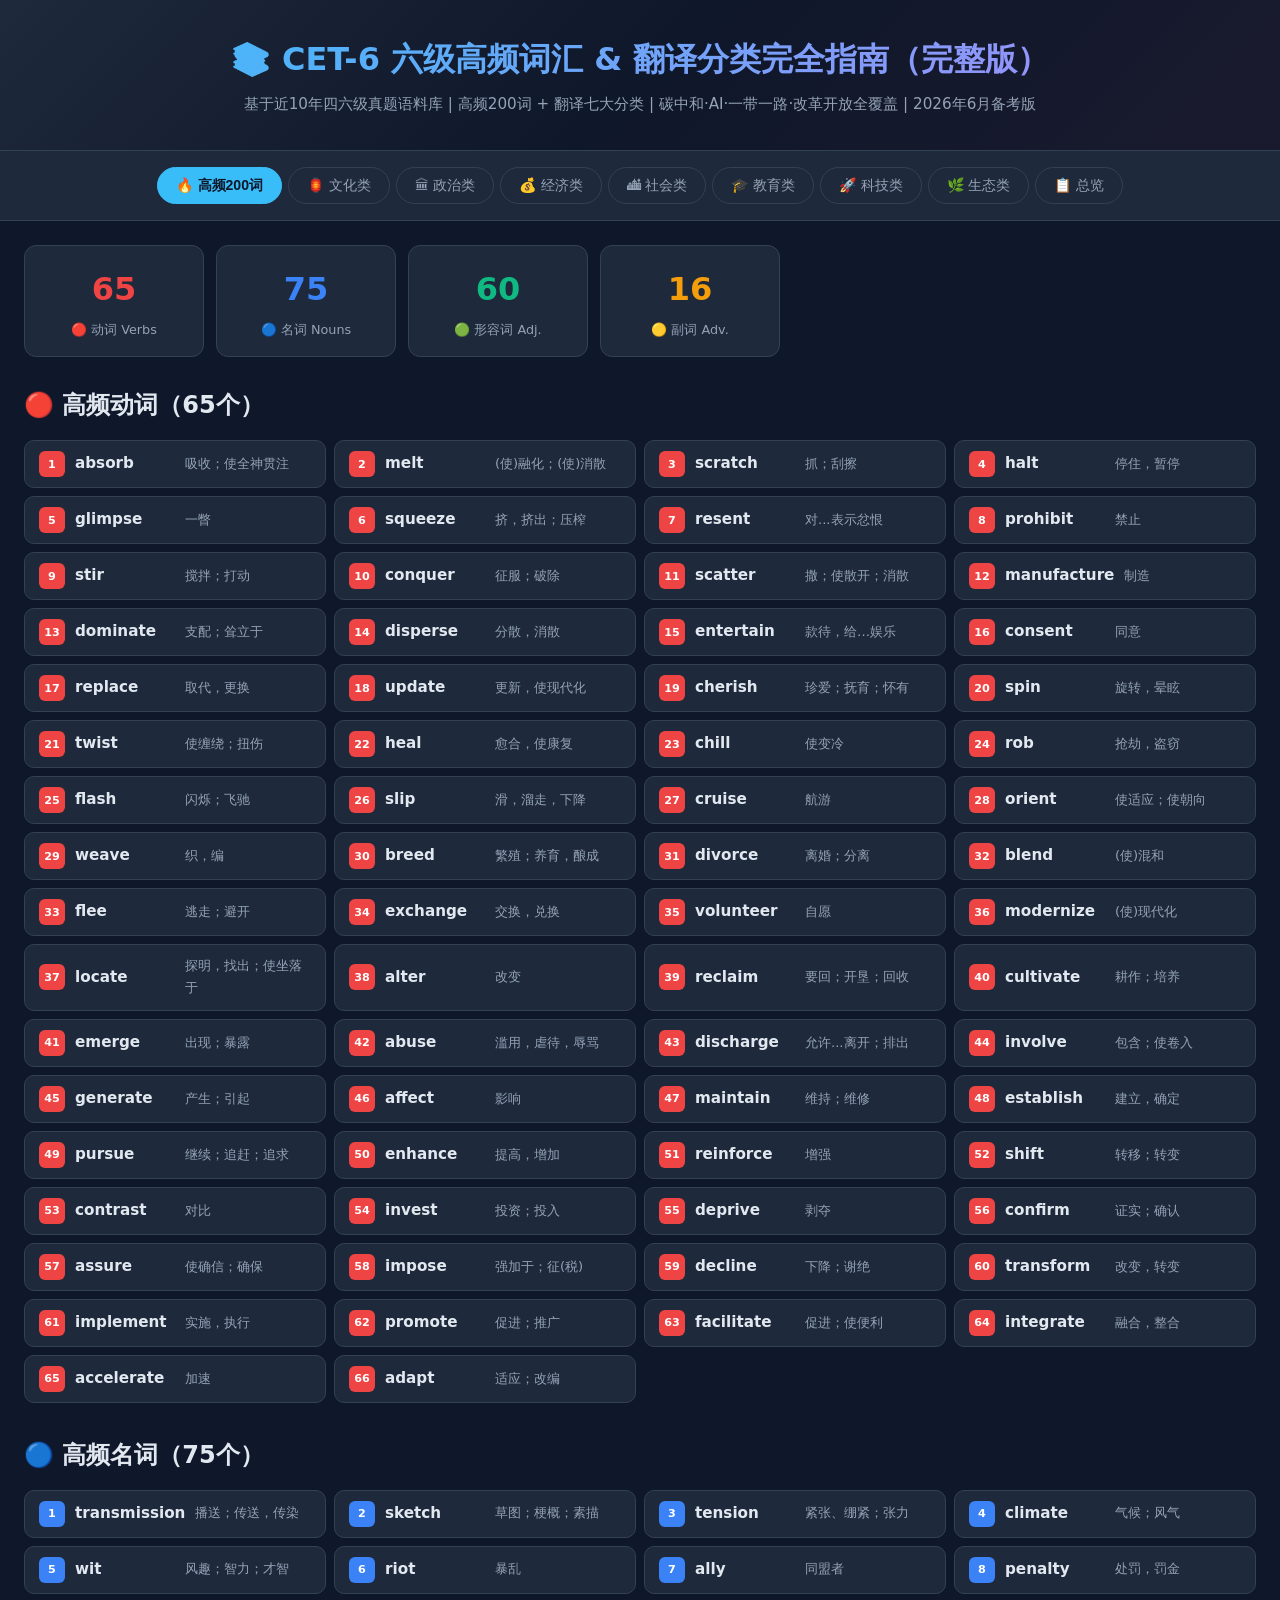
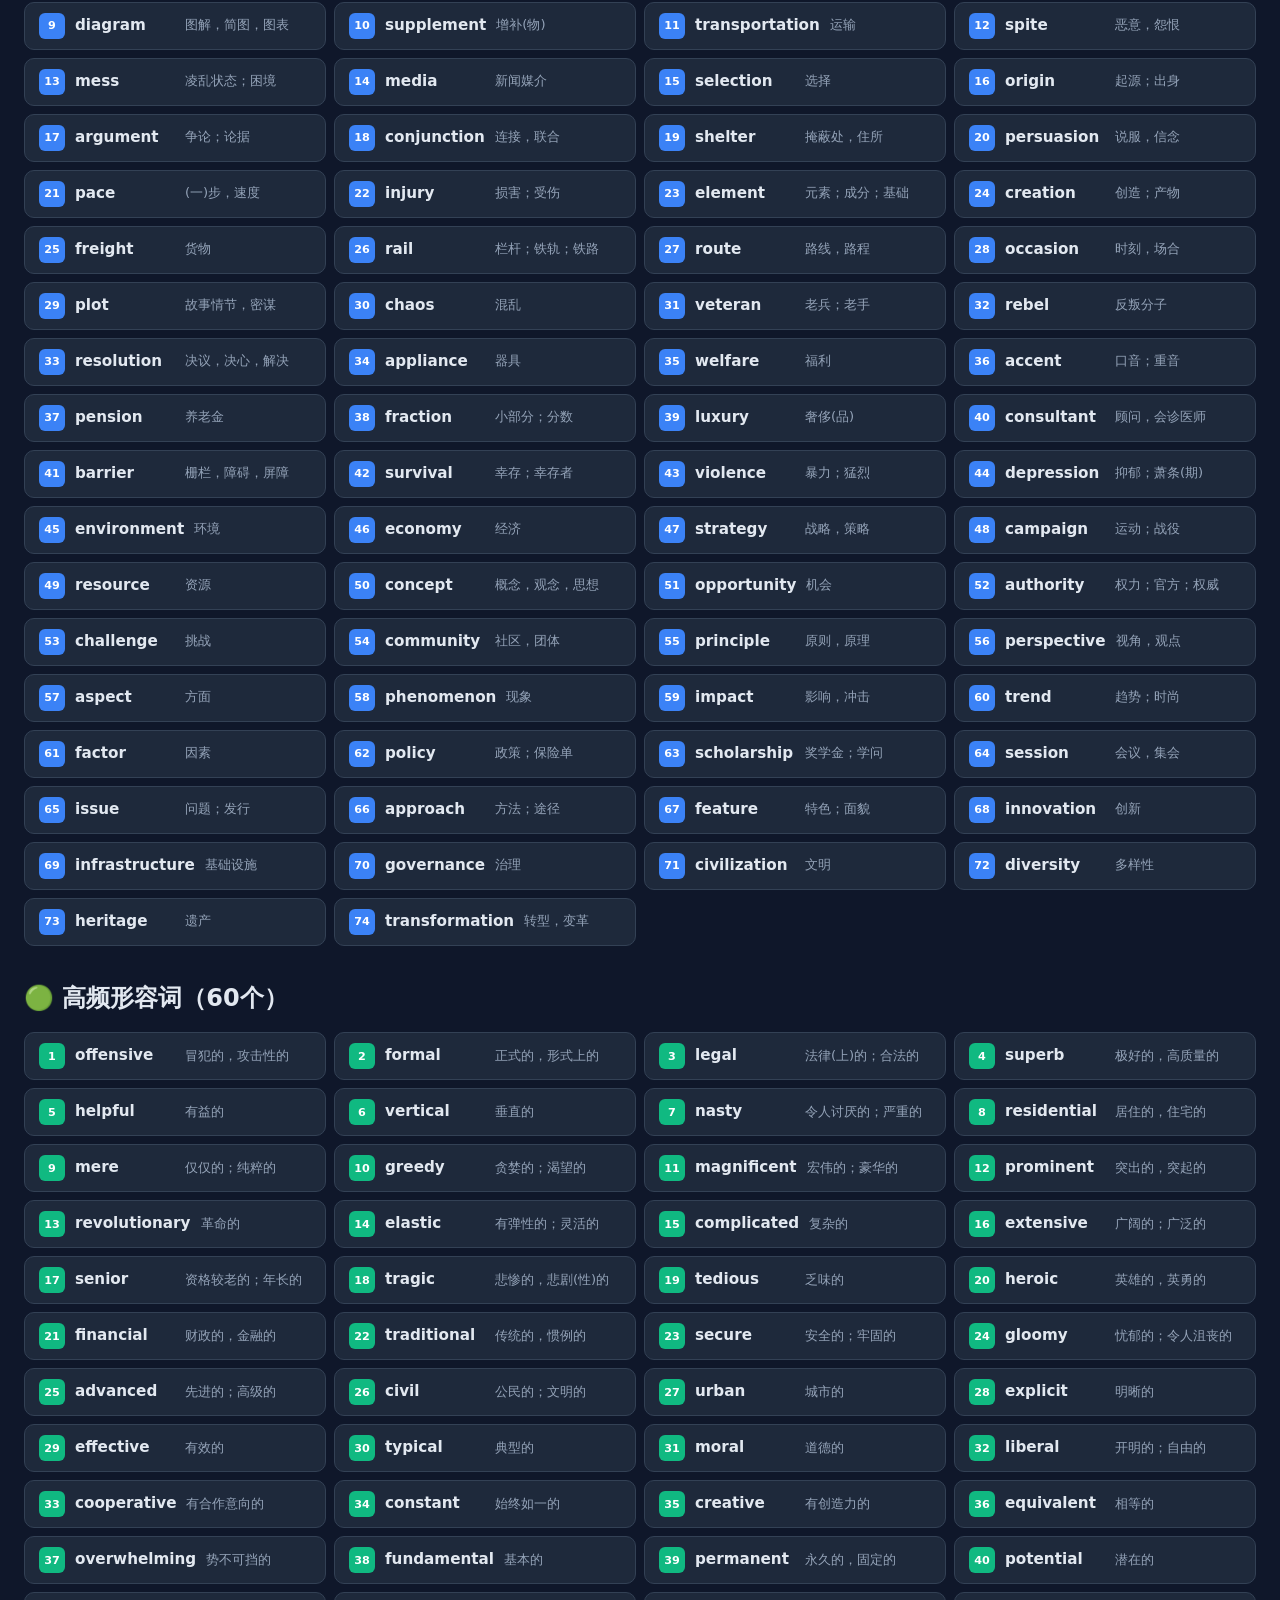
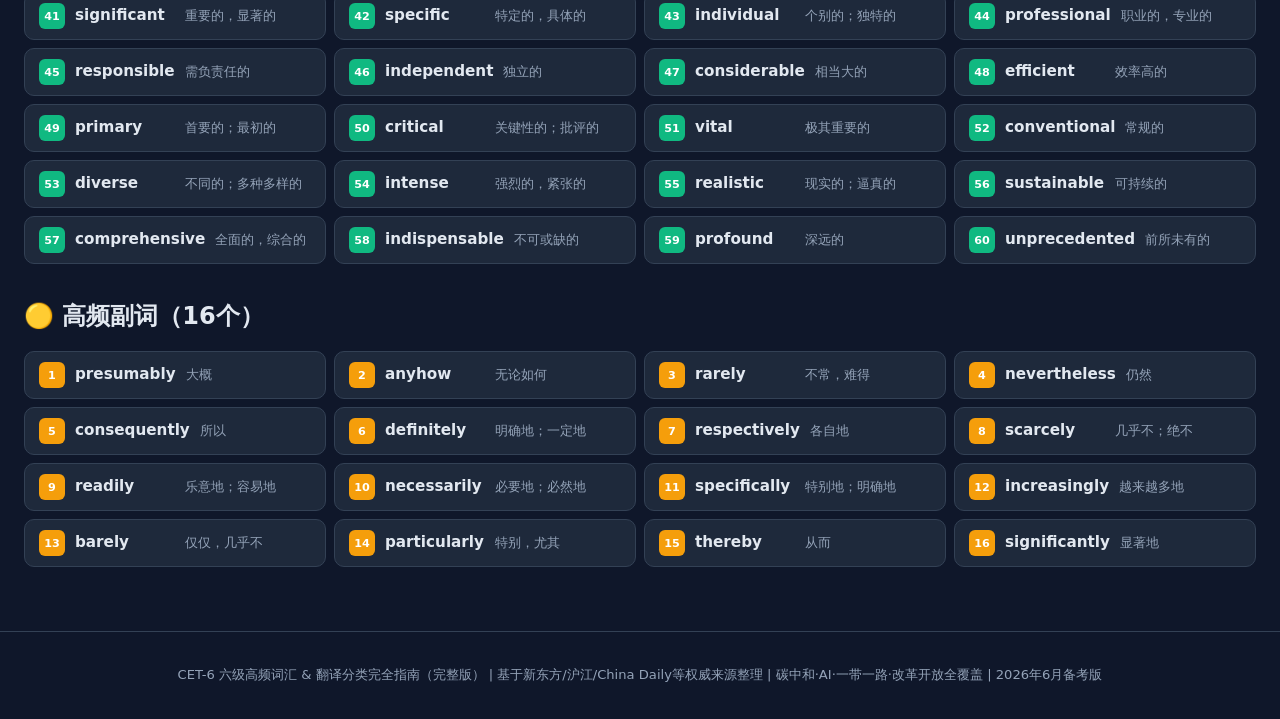
<file: cet6-vocabulary-guide.html>
<!DOCTYPE html>
<html lang="zh-CN">
<head>
<meta charset="UTF-8">
<meta name="viewport" content="width=device-width, initial-scale=1.0">
<title>CET-6 六级高频词汇 &amp; 翻译分类完全指南（完整版）</title>
<style>
  :root {
    --bg: #0f172a;
    --card: #1e293b;
    --border: #334155;
    --text: #e2e8f0;
    --muted: #94a3b8;
    --accent: #38bdf8;
    --a2: #a78bfa;  --a3: #34d399;  --a4: #f472b6;
    --a5: #fb923c;  --a6: #fbbf24;  --a7: #f87171;
    --verb: #ef4444; --noun: #3b82f6; --adj: #10b981; --adv: #f59e0b;
    --tag-bg: #1e293b;
  }
  * { margin:0; padding:0; box-sizing:border-box; }
  body {
    font-family: 'Segoe UI', system-ui, -apple-system, sans-serif;
    background: var(--bg); color: var(--text); line-height: 1.7; min-height: 100vh;
  }
  .header {
    background: linear-gradient(135deg, #1e293b 0%, #0f172a 50%, #1a1a2e 100%);
    border-bottom: 1px solid var(--border); padding: 32px 24px; text-align: center;
    position: sticky; top: 0; z-index: 100; backdrop-filter: blur(12px);
  }
  .header h1 {
    font-size: 2rem; font-weight: 800;
    background: linear-gradient(135deg, var(--accent), var(--a2));
    -webkit-background-clip: text; -webkit-text-fill-color: transparent; background-clip: text;
  }
  .header p { color: var(--muted); margin-top: 6px; font-size: 0.95rem; }
  .nav {
    display: flex; flex-wrap: wrap; gap: 6px; justify-content: center;
    padding: 16px 24px; background: var(--card); border-bottom: 1px solid var(--border);
    position: sticky; top: 96px; z-index: 99;
  }
  .nav button {
    padding: 8px 18px; border: 1px solid var(--border); background: transparent;
    color: var(--muted); border-radius: 20px; cursor: pointer; font-size: 0.88rem;
    transition: all 0.2s; white-space: nowrap;
  }
  .nav button:hover { border-color: var(--accent); color: var(--accent); }
  .nav button.active { background: var(--accent); color: #0f172a; border-color: var(--accent); font-weight: 700; }
  .main { max-width: 1300px; margin: 0 auto; padding: 24px; }
  .section { display: none; }
  .section.active { display: block; }
  .stats-row {
    display: grid; grid-template-columns: repeat(auto-fit, minmax(100px, 180px));
    gap: 12px; margin-bottom: 28px;
  }
  .stat-card {
    background: var(--card); border: 1px solid var(--border); border-radius: 12px;
    padding: 16px; text-align: center;
  }
  .stat-card .num { font-size: 2rem; font-weight: 800; }
  .stat-card .label { font-size: 0.8rem; color: var(--muted); margin-top: 2px; }
  .stat-card.verb .num { color: var(--verb); }
  .stat-card.noun .num { color: var(--noun); }
  .stat-card.adj  .num { color: var(--adj); }
  .stat-card.adv  .num { color: var(--adv); }
  .word-grid { display: grid; grid-template-columns: repeat(auto-fill, minmax(280px, 1fr)); gap: 8px; }
  .word-card {
    background: var(--card); border: 1px solid var(--border); border-radius: 10px;
    padding: 10px 14px; display: flex; align-items: center; gap: 10px;
    transition: border-color 0.2s; cursor: default;
  }
  .word-card:hover { border-color: var(--accent); }
  .word-card .idx {
    width: 26px; height: 26px; border-radius: 6px;
    display: flex; align-items: center; justify-content: center;
    font-size: 0.7rem; font-weight: 700; flex-shrink: 0; color: #fff;
  }
  .word-card.verb .idx { background: var(--verb); }
  .word-card.noun .idx { background: var(--noun); }
  .word-card.adj  .idx { background: var(--adj); }
  .word-card.adv  .idx { background: var(--adv); }
  .word-card .en { font-weight: 700; font-size: 0.95rem; min-width: 100px; }
  .word-card .zh { color: var(--muted); font-size: 0.82rem; }
  .pos-badge {
    display: inline-block; padding: 2px 8px; border-radius: 10px;
    font-size: 0.7rem; font-weight: 700; text-transform: uppercase;
  }
  .pos-badge.v { background: rgba(239,68,68,.15); color: var(--verb); }
  .pos-badge.n { background: rgba(59,130,246,.15); color: var(--noun); }
  .pos-badge.adj { background: rgba(16,185,129,.15); color: var(--adj); }
  .pos-badge.adv { background: rgba(245,158,11,.15); color: var(--adv); }
  .cat-header { display: flex; align-items: center; gap: 12px; margin-bottom: 20px; flex-wrap: wrap; }
  .cat-header .cat-icon {
    width: 52px; height: 52px; border-radius: 14px;
    display: flex; align-items: center; justify-content: center; font-size: 1.6rem;
  }
  .cat-header h2 { font-size: 1.5rem; }
  .cat-header .cat-desc { color: var(--muted); font-size: 0.9rem; width: 100%; }
  .cat-icon.cul { background: rgba(168,85,247,.15); color: var(--a2); }
  .cat-icon.eco { background: rgba(34,211,238,.15); color: var(--accent); }
  .cat-icon.soc { background: rgba(244,114,182,.15); color: var(--a4); }
  .cat-icon.edu { background: rgba(52,211,153,.15); color: var(--a3); }
  .cat-icon.tec { background: rgba(251,146,60,.15); color: var(--a5); }
  .cat-icon.env { background: rgba(251,191,36,.15); color: var(--a6); }
  .cat-icon.pol { background: rgba(248,113,113,.15); color: var(--a7); }
  .subsection {
    background: var(--card); border: 1px solid var(--border); border-radius: 12px;
    padding: 20px 24px; margin-bottom: 20px;
  }
  .subsection h3 { font-size: 1.1rem; margin-bottom: 14px; display: flex; align-items: center; gap: 8px; }
  .subsection h3 .dot { width: 8px; height: 8px; border-radius: 50%; display: inline-block; }
  .tag-list { display: flex; flex-wrap: wrap; gap: 8px; }
  .tag {
    background: var(--tag-bg); border: 1px solid var(--border); border-radius: 16px;
    padding: 7px 14px; font-size: 0.85rem; display: flex; align-items: center; gap: 8px;
  }
  .tag .en { font-weight: 700; }
  .tag .zh { color: var(--muted); font-size: 0.78rem; }
  .tag.proper { border-color: rgba(168,85,247,.3); background: rgba(168,85,247,.08); }
  .tag.hot { border-color: rgba(248,113,113,.35); background: rgba(248,113,113,.08); }
  .sentence-block {
    background: rgba(15,23,42,.5); border: 1px solid var(--border); border-radius: 10px;
    padding: 16px 20px; margin-bottom: 10px;
  }
  .sentence-block .cn { color: var(--muted); font-size: 0.88rem; margin-bottom: 6px; }
  .sentence-block .en { font-size: 0.93rem; font-style: italic; color: #e2e8f0; line-height: 1.6; }
  .sentence-block .en .hl { color: var(--accent); font-weight: 600; font-style: normal; }
  .highlight-box {
    background: rgba(56,189,248,.08); border: 1px solid rgba(56,189,248,.25);
    border-radius: 10px; padding: 14px 18px; margin-top: 12px; font-size: 0.85rem;
  }
  .highlight-box strong { color: var(--accent); }
  .sub-grid { display: grid; grid-template-columns: repeat(auto-fit, minmax(340px, 1fr)); gap: 16px; margin-top: 8px; }
  .sub-box {
    background: rgba(15,23,42,.5); border: 1px solid var(--border); border-radius: 10px;
    padding: 14px 18px;
  }
  .sub-box h4 { font-size: 0.95rem; margin-bottom: 10px; display: flex; align-items: center; gap: 6px; }
  .sub-box h4 .sd { width: 6px; height: 6px; border-radius: 50%; }
  .footer {
    text-align: center; padding: 32px; color: var(--muted); font-size: 0.82rem;
    border-top: 1px solid var(--border); margin-top: 40px;
  }
  .collapsible summary {
    cursor: pointer; font-weight: 600; padding: 4px 0; color: var(--accent);
  }
  .collapsible summary:hover { color: var(--a2); }
  @media (max-width: 640px) {
    .header h1 { font-size: 1.4rem; }
    .nav button { padding: 6px 12px; font-size: 0.78rem; }
    .word-grid { grid-template-columns: 1fr; }
    .stats-row { grid-template-columns: repeat(2, 1fr); }
    .sub-grid { grid-template-columns: 1fr; }
  }
</style>
</head>
<body>

<header class="header">
  <h1>&#x1F4DA; CET-6 六级高频词汇 &amp; 翻译分类完全指南（完整版）</h1>
  <p>基于近10年四六级真题语料库 | 高频200词 + 翻译七大分类 | 碳中和·AI·一带一路·改革开放全覆盖 | 2026年6月备考版</p>
</header>

<nav class="nav">
  <button class="active" data-tab="tab-highfreq">&#x1F525; 高频200词</button>
  <button data-tab="tab-culture">&#x1F3EE; 文化类</button>
  <button data-tab="tab-politics">&#x1F3DB; 政治类</button>
  <button data-tab="tab-economy">&#x1F4B0; 经济类</button>
  <button data-tab="tab-society">&#x1F3D9; 社会类</button>
  <button data-tab="tab-education">&#x1F393; 教育类</button>
  <button data-tab="tab-technology">&#x1F680; 科技类</button>
  <button data-tab="tab-ecology">&#x1F33F; 生态类</button>
  <button data-tab="tab-summary">&#x1F4CB; 总览</button>
</nav>

<main class="main">

<!-- ========== TAB: 高频200词 ========== -->
<section class="section active" id="tab-highfreq">
  <div class="stats-row">
    <div class="stat-card verb"><div class="num">65</div><div class="label">&#x1F534; 动词 Verbs</div></div>
    <div class="stat-card noun"><div class="num">75</div><div class="label">&#x1F535; 名词 Nouns</div></div>
    <div class="stat-card adj"><div class="num">60</div><div class="label">&#x1F7E2; 形容词 Adj.</div></div>
    <div class="stat-card adv"><div class="num">16</div><div class="label">&#x1F7E1; 副词 Adv.</div></div>
  </div>
  <h2 style="margin-bottom:14px;">&#x1F534; 高频动词（65个）</h2>
  <div class="word-grid" id="verb-grid"></div>
  <h2 style="margin:32px 0 14px;">&#x1F535; 高频名词（75个）</h2>
  <div class="word-grid" id="noun-grid"></div>
  <h2 style="margin:32px 0 14px;">&#x1F7E2; 高频形容词（60个）</h2>
  <div class="word-grid" id="adj-grid"></div>
  <h2 style="margin:32px 0 14px;">&#x1F7E1; 高频副词（16个）</h2>
  <div class="word-grid" id="adv-grid"></div>
</section>

<!-- ========== TAB: 文化类 ========== -->
<section class="section" id="tab-culture">
  <div class="cat-header">
    <div class="cat-icon cul">&#x1F3EE;</div>
    <div><h2>第一类：中国文化与历史</h2><p class="cat-desc">传统文化 · 节日 · 文化遗产 · 历史遗迹 — 六级翻译最高频话题 &#x2B50;&#x2B50;&#x2B50;&#x2B50;&#x2B50;</p></div>
  </div>
  <div class="subsection">
    <h3><span class="dot" style="background:var(--a2)"></span>核心词汇（描述性/通用）</h3>
    <div class="tag-list" id="culture-core"></div>
  </div>
  <div class="subsection">
    <h3><span class="dot" style="background:var(--a4)"></span>专有名词 / 术语</h3>
    <div class="tag-list" id="culture-proper"></div>
  </div>
  <div class="subsection">
    <h3><span class="dot" style="background:var(--a3)"></span>经典翻译句子模板（7句）</h3>
    <div class="sentence-block">
      <div class="cn">1. 中国传统文化源远流长，可以追溯到几千年前。</div>
      <div class="en"><span class="hl">Traditional Chinese culture</span> <span class="hl">has a long history</span>, <span class="hl">dating back to</span> thousands of years ago.</div>
    </div>
    <div class="sentence-block">
      <div class="cn">2. 春节是中国最重要的传统节日，人们会与家人团聚，共度佳节。贴春联、放鞭炮、吃团圆饭是必不可少的习俗。</div>
      <div class="en"><span class="hl">The Spring Festival</span> is the most important traditional festival in China, during which people <span class="hl">reunite with</span> their families. <span class="hl">Pasting couplets</span>, <span class="hl">setting off firecrackers</span> and <span class="hl">having a family reunion dinner</span> are indispensable customs.</div>
    </div>
    <div class="sentence-block">
      <div class="cn">3. 京剧被誉为中国的"国粹"，融合了音乐、舞蹈、美术和武术等多种艺术形式。</div>
      <div class="en"><span class="hl">Peking Opera</span>, known as the "<span class="hl">national essence</span>" of China, <span class="hl">integrates</span> various art forms such as music, dance, fine arts and martial arts.</div>
    </div>
    <div class="sentence-block">
      <div class="cn">4. 丝绸之路促进了中国与西方国家之间的贸易和文化交流。</div>
      <div class="en"><span class="hl">The Silk Road</span> <span class="hl">facilitated</span> trade and <span class="hl">cultural exchanges</span> between China and Western countries.</div>
    </div>
    <div class="sentence-block">
      <div class="cn">5. 儒家思想深刻地影响了中国的社会结构和道德观念，强调仁、义、礼、智、信五种美德。</div>
      <div class="en"><span class="hl">Confucianism</span> has profoundly <span class="hl">influenced</span> China's social structure and moral values, emphasizing the five virtues of <span class="hl">benevolence, righteousness, propriety, wisdom and trustworthiness</span>.</div>
    </div>
    <div class="sentence-block">
      <div class="cn">6. 非物质文化遗产的保护与传承对于维护文化多样性具有重要意义。</div>
      <div class="en">The protection and <span class="hl">inheritance</span> of <span class="hl">intangible cultural heritage</span> is of great significance to maintaining <span class="hl">cultural diversity</span>.</div>
    </div>
    <div class="sentence-block">
      <div class="cn">7. 中国的四大发明——造纸术、印刷术、火药和指南针——对世界文明产生了深远的影响。</div>
      <div class="en">China's <span class="hl">Four Great Inventions</span> — <span class="hl">papermaking, printing, gunpowder and the compass</span> — have exerted a <span class="hl">profound impact on</span> world civilization.</div>
    </div>
    <div class="highlight-box"><strong>&#x1F4A1; 翻译技巧：</strong>文化类翻译常用 <em>"has a long history"</em>（历史悠久）、<em>"dates back to"</em>（追溯到）、<em>"be known as"</em>（被誉为）、<em>"symbolize"</em>（象征）、<em>"inherit/pass down"</em>（传承）、<em>"have a profound impact on"</em>（深远影响）。</div>
  </div>
</section>

<!-- ========== TAB: 政治类 ========== -->
<section class="section" id="tab-politics">
  <div class="cat-header">
    <div class="cat-icon pol">&#x1F3DB;</div>
    <div><h2>第七类：政治与时政（新增）</h2><p class="cat-desc">国家政策 · 中国特色社会主义 · 中国梦 · 一带一路 — 近年考频上升 &#x2B50;&#x2B50;&#x2B50;&#x2B50;</p></div>
  </div>
  <div class="subsection">
    <h3><span class="dot" style="background:var(--a7)"></span>核心词汇</h3>
    <div class="tag-list" id="politics-core"></div>
  </div>
  <div class="subsection">
    <h3><span class="dot" style="background:var(--a4)"></span>专有名词 / 术语（官方标准译法）</h3>
    <div class="tag-list" id="politics-proper"></div>
  </div>
  <div class="subsection">
    <h3><span class="dot" style="background:var(--a3)"></span>经典翻译句子模板（5句）</h3>
    <div class="sentence-block">
      <div class="cn">1. 改革开放以来，中国发生了翻天覆地的变化，综合国力显著增强。</div>
      <div class="en">Since the <span class="hl">reform and opening-up</span>, China has undergone <span class="hl">earth-shaking changes</span>, with its <span class="hl">overall national strength</span> significantly enhanced.</div>
    </div>
    <div class="sentence-block">
      <div class="cn">2. "一带一路"倡议促进了沿线国家的基础设施建设和经济发展。</div>
      <div class="en">The <span class="hl">Belt and Road Initiative</span> has promoted <span class="hl">infrastructure construction</span> and economic development in countries <span class="hl">along the routes</span>.</div>
    </div>
    <div class="sentence-block">
      <div class="cn">3. 中国政府坚持走和平发展道路，推动构建人类命运共同体。</div>
      <div class="en">The Chinese government adheres to the path of <span class="hl">peaceful development</span> and promotes the building of a <span class="hl">community with a shared future for mankind</span>.</div>
    </div>
    <div class="sentence-block">
      <div class="cn">4. 实现中华民族伟大复兴的中国梦，是全体中国人民的共同愿望。</div>
      <div class="en">Realizing the <span class="hl">Chinese Dream</span> of the <span class="hl">great rejuvenation of the Chinese nation</span> is the common aspiration of all Chinese people.</div>
    </div>
    <div class="sentence-block">
      <div class="cn">5. 中国坚持中国特色社会主义道路，全面推进中国式现代化建设。</div>
      <div class="en">China adheres to the path of <span class="hl">socialism with Chinese characteristics</span> and comprehensively advances <span class="hl">Chinese-style modernization</span>.</div>
    </div>
    <div class="highlight-box"><strong>&#x1F4A1; 翻译技巧：</strong>政治类翻译务必使用<strong>官方标准译法</strong>，不可自由发挥。常用表达：<em>"adhere to"</em>（坚持）、<em>"promote"</em>（推进/促进）、<em>"comprehensively advance"</em>（全面推进）、<em>"play an important role in"</em>（发挥重要作用）。</div>
  </div>
</section>

<!-- ========== TAB: 经济类 ========== -->
<section class="section" id="tab-economy">
  <div class="cat-header">
    <div class="cat-icon eco">&#x1F4B0;</div>
    <div><h2>第二类：经济发展与建设</h2><p class="cat-desc">经济增长 · 改革开放 · 贸易 · 数字经济 · 平台经济 — 考频持续上升 &#x2B50;&#x2B50;&#x2B50;&#x2B50;</p></div>
  </div>
  <div class="subsection">
    <h3><span class="dot" style="background:var(--accent)"></span>核心词汇</h3>
    <div class="tag-list" id="economy-core"></div>
  </div>
  <div class="subsection">
    <h3><span class="dot" style="background:var(--a4)"></span>专有名词 / 术语</h3>
    <div class="tag-list" id="economy-proper"></div>
  </div>
  <div class="subsection">
    <h3><span class="dot" style="background:var(--a3)"></span>经典翻译句子模板（5句）</h3>
    <div class="sentence-block">
      <div class="cn">1. 改革开放以来，中国经济经历了飞速发展，数亿人口摆脱了贫困。</div>
      <div class="en">Since the <span class="hl">reform and opening-up</span>, China's economy has <span class="hl">undergone rapid development</span>, lifting hundreds of millions of people <span class="hl">out of poverty</span>.</div>
    </div>
    <div class="sentence-block">
      <div class="cn">2. 中国已成为世界第二大经济体，在全球经济中扮演着越来越重要的角色。</div>
      <div class="en">China has become the world's <span class="hl">second-largest economy</span>, playing an <span class="hl">increasingly important role</span> in the global economy.</div>
    </div>
    <div class="sentence-block">
      <div class="cn">3. 电子商务和数字经济的蓬勃发展极大地改变了人们的消费习惯和生活方式。</div>
      <div class="en">The <span class="hl">booming development</span> of <span class="hl">e-commerce</span> and the <span class="hl">digital economy</span> has greatly <span class="hl">transformed</span> people's <span class="hl">consumption habits</span> and <span class="hl">lifestyles</span>.</div>
    </div>
    <div class="sentence-block">
      <div class="cn">4. 供给侧结构性改革是中国经济实现高质量发展的关键举措。</div>
      <div class="en"><span class="hl">Supply-side structural reform</span> is a key measure for China's economy to achieve <span class="hl">high-quality development</span>.</div>
    </div>
    <div class="sentence-block">
      <div class="cn">5. 共同富裕是中国式现代化的重要特征，需要逐步缩小城乡和区域差距。</div>
      <div class="en"><span class="hl">Common prosperity</span> is an important feature of <span class="hl">Chinese-style modernization</span>, requiring the gradual narrowing of the <span class="hl">urban-rural gap</span> and <span class="hl">regional disparities</span>.</div>
    </div>
    <div class="highlight-box"><strong>&#x1F4A1; 翻译技巧：</strong>经济类翻译常用 <em>"undergo rapid development"</em>（经历快速发展）、<em>"play an important role in"</em>（发挥重要作用）、<em>"promote/facilitate"</em>（促进）、<em>"contribute to"</em>（有助于）、<em>"achieve high-quality development"</em>（实现高质量发展）。</div>
  </div>
</section>

<!-- ========== TAB: 社会类 ========== -->
<section class="section" id="tab-society">
  <div class="cat-header">
    <div class="cat-icon soc">&#x1F3D9;</div>
    <div><h2>第三类：社会发展与民生</h2><p class="cat-desc">人口 · 城镇化 · 社会保障 · 就业 · 扶贫 — 高频常考 &#x2B50;&#x2B50;&#x2B50;&#x2B50;</p></div>
  </div>
  <div class="subsection">
    <h3><span class="dot" style="background:var(--a4)"></span>核心词汇</h3>
    <div class="tag-list" id="society-core"></div>
  </div>
  <div class="subsection">
    <h3><span class="dot" style="background:var(--a4)"></span>专有名词 / 术语</h3>
    <div class="tag-list" id="society-proper"></div>
  </div>
  <div class="subsection">
    <h3><span class="dot" style="background:var(--a3)"></span>经典翻译句子模板（5句）</h3>
    <div class="sentence-block">
      <div class="cn">1. 随着城镇化进程加快，越来越多的人口从农村迁移到城市。</div>
      <div class="en">With the <span class="hl">acceleration of urbanization</span>, an increasing number of people have <span class="hl">migrated from</span> rural areas to cities.</div>
    </div>
    <div class="sentence-block">
      <div class="cn">2. 人口老龄化是中国社会面临的一大挑战，需要完善的社会保障体系来应对。</div>
      <div class="en">The <span class="hl">aging population</span> is a major <span class="hl">challenge</span> facing Chinese society, which requires a comprehensive <span class="hl">social security system</span> to address.</div>
    </div>
    <div class="sentence-block">
      <div class="cn">3. 近年来，政府采取了一系列措施来缩小城乡差距，改善民生。</div>
      <div class="en">In recent years, the government has <span class="hl">adopted a series of measures</span> to <span class="hl">narrow the urban-rural gap</span> and <span class="hl">improve people's livelihoods</span>.</div>
    </div>
    <div class="sentence-block">
      <div class="cn">4. 精准扶贫政策的实施帮助数千万农村贫困人口摆脱了绝对贫困。</div>
      <div class="en">The implementation of the <span class="hl">targeted poverty alleviation</span> policy has helped tens of millions of rural poor <span class="hl">shake off absolute poverty</span>.</div>
    </div>
    <div class="sentence-block">
      <div class="cn">5. 乡村振兴战略旨在促进农村经济、文化、生态的全面发展。</div>
      <div class="en">The <span class="hl">rural revitalization</span> strategy aims to promote the comprehensive development of rural economy, culture and <span class="hl">ecology</span>.</div>
    </div>
    <div class="highlight-box"><strong>&#x1F4A1; 翻译技巧：</strong>社会类翻译注意 <em>"aging population"</em>（人口老龄化，不是old population）、<em>"targeted poverty alleviation"</em>（精准扶贫，不是 precise poverty）、<em>"rural revitalization"</em>（乡村振兴，官译）。</div>
  </div>
</section>

<!-- ========== TAB: 教育类 ========== -->
<section class="section" id="tab-education">
  <div class="cat-header">
    <div class="cat-icon edu">&#x1F393;</div>
    <div><h2>第四类：教育与人才培养</h2><p class="cat-desc">义务教育 · 高等教育 · 高考 · 留学 · 素质教育 · 文化自信 &#x2B50;&#x2B50;&#x2B50;</p></div>
  </div>
  <div class="subsection">
    <h3><span class="dot" style="background:var(--a3)"></span>核心词汇</h3>
    <div class="tag-list" id="education-core"></div>
  </div>
  <div class="subsection">
    <h3><span class="dot" style="background:var(--a4)"></span>专有名词 / 术语</h3>
    <div class="tag-list" id="education-proper"></div>
  </div>
  <div class="subsection">
    <h3><span class="dot" style="background:var(--a3)"></span>经典翻译句子模板（4句）</h3>
    <div class="sentence-block">
      <div class="cn">1. 中国政府高度重视教育，实行九年义务教育制度，确保每个孩子都有接受基础教育的机会。</div>
      <div class="en">The Chinese government <span class="hl">attaches great importance to</span> education and implements a <span class="hl">nine-year compulsory education</span> system to ensure that every child <span class="hl">has access to</span> basic education.</div>
    </div>
    <div class="sentence-block">
      <div class="cn">2. 近年来，越来越多的中国学生选择出国留学，以拓宽视野、提升自身竞争力。</div>
      <div class="en">In recent years, an increasing number of Chinese students have chosen to <span class="hl">study abroad</span> to <span class="hl">broaden their horizons</span> and <span class="hl">enhance their competitiveness</span>.</div>
    </div>
    <div class="sentence-block">
      <div class="cn">3. 高考是中国最重要的人才选拔考试，每年有数百万考生参加。</div>
      <div class="en">The <span class="hl">Gaokao</span> is China's most important <span class="hl">talent selection examination</span>, with millions of <span class="hl">candidates</span> taking it each year.</div>
    </div>
    <div class="sentence-block">
      <div class="cn">4. 提倡素质教育，培养学生的创新精神和批判性思维能力，已成为教育改革的重要方向。</div>
      <div class="en">Advocating <span class="hl">quality-oriented education</span> and cultivating students' <span class="hl">innovative spirit</span> and <span class="hl">critical thinking</span> ability have become an important direction of educational reform.</div>
    </div>
  </div>
</section>

<!-- ========== TAB: 科技类 ========== -->
<section class="section" id="tab-technology">
  <div class="cat-header">
    <div class="cat-icon tec">&#x1F680;</div>
    <div><h2>第五类：科技进步与创新</h2><p class="cat-desc">人工智能 · 5G · 高铁 · 数字经济 · 新媒体 · 航天 &#x2B50;&#x2B50;&#x2B50;&#x2B50;</p></div>
  </div>
  <div class="subsection">
    <h3><span class="dot" style="background:var(--a5)"></span>核心词汇</h3>
    <div class="tag-list" id="technology-core"></div>
  </div>
  <div class="subsection">
    <h3><span class="dot" style="background:var(--a4)"></span>专有名词 / 术语</h3>
    <div class="tag-list" id="technology-proper"></div>
  </div>
  <div class="subsection">
    <h3><span class="dot" style="background:var(--a5)"></span>AI &amp; 数字科技专项词汇</h3>
    <div class="tag-list" id="technology-ai"></div>
  </div>
  <div class="subsection">
    <h3><span class="dot" style="background:var(--a3)"></span>经典翻译句子模板（5句）</h3>
    <div class="sentence-block">
      <div class="cn">1. 中国在高铁、5G通信和人工智能等领域取得了举世瞩目的成就。</div>
      <div class="en">China has made <span class="hl">remarkable achievements</span> in areas such as <span class="hl">high-speed rail</span>, <span class="hl">5G communications</span> and <span class="hl">artificial intelligence (AI)</span>.</div>
    </div>
    <div class="sentence-block">
      <div class="cn">2. 移动支付在中国的普及程度极高，人们只需一部手机就可以完成日常生活中的大部分交易。</div>
      <div class="en"><span class="hl">Mobile payment</span> is so <span class="hl">widespread</span> in China that people can complete most daily <span class="hl">transactions</span> with just a <span class="hl">smartphone</span>.</div>
    </div>
    <div class="sentence-block">
      <div class="cn">3. 人工智能正以前所未有的速度改变着社会生产和生活方式，已广泛应用于医疗、教育、交通等领域。</div>
      <div class="en"><span class="hl">Artificial intelligence</span> is transforming social production and lifestyles at an <span class="hl">unprecedented pace</span>, and has been widely applied in areas such as healthcare, education and transportation.</div>
    </div>
    <div class="sentence-block">
      <div class="cn">4. 短视频和直播带货已成为中国数字经济的重要组成部分。</div>
      <div class="en"><span class="hl">Short videos</span> and <span class="hl">livestreaming e-commerce</span> have become important components of China's <span class="hl">digital economy</span>.</div>
    </div>
    <div class="sentence-block">
      <div class="cn">5. 中国自主研发的北斗导航系统已实现全球覆盖，为各国用户提供精准的定位服务。</div>
      <div class="en">China's self-developed <span class="hl">Beidou Navigation System</span> has achieved <span class="hl">global coverage</span>, providing precise <span class="hl">positioning services</span> to users worldwide.</div>
    </div>
    <div class="highlight-box"><strong>&#x1F4A1; 翻译技巧：</strong>科技类注意术语准确性：AI第一次出现写全称 <em>"artificial intelligence (AI)"</em>；<em>"big data"</em> 不可数不加s；<em>"virtual reality (VR)"</em> 注意缩写格式。常用动词：<em>"transform/revolutionize"</em>（变革）、<em>"apply"</em>（应用）、<em>"develop"</em>（研发）、<em>"promote innovation"</em>（推动创新）。</div>
  </div>
</section>

<!-- ========== TAB: 生态类 ========== -->
<section class="section" id="tab-ecology">
  <div class="cat-header">
    <div class="cat-icon env">&#x1F33F;</div>
    <div><h2>第六类：生态环境与绿色发展</h2><p class="cat-desc">碳中和 · 碳达峰 · 可再生能源 · 环境保护 · 新能源车 — 热门新增 &#x2B50;&#x2B50;&#x2B50;&#x2B50;</p></div>
  </div>
  <div class="subsection">
    <h3><span class="dot" style="background:var(--a6)"></span>核心词汇</h3>
    <div class="tag-list" id="ecology-core"></div>
  </div>
  <div class="subsection">
    <h3><span class="dot" style="background:var(--a4)"></span>专有名词 / 术语</h3>
    <div class="tag-list" id="ecology-proper"></div>
  </div>
  <div class="subsection">
    <h3><span class="dot" style="background:var(--a6)"></span>碳中和 &amp; 新能源专项词汇</h3>
    <div class="tag-list" id="ecology-carbon"></div>
  </div>
  <div class="subsection">
    <h3><span class="dot" style="background:var(--a3)"></span>经典翻译句子模板（6句）</h3>
    <div class="sentence-block">
      <div class="cn">1. 中国政府提出了"绿水青山就是金山银山"的发展理念，大力推进生态文明建设。</div>
      <div class="en">The Chinese government has put forward the concept that "<span class="hl">lucid waters and lush mountains are invaluable assets</span>," vigorously promoting <span class="hl">ecological civilization</span>.</div>
    </div>
    <div class="sentence-block">
      <div class="cn">2. 中国承诺力争在2030年前实现碳达峰，在2060年前实现碳中和。</div>
      <div class="en">China has pledged to peak <span class="hl">carbon emissions</span> before 2030 and achieve <span class="hl">carbon neutrality</span> by 2060.</div>
    </div>
    <div class="sentence-block">
      <div class="cn">3. 垃圾分类已在许多中国城市推广实施，旨在减少环境污染，促进资源回收利用。</div>
      <div class="en"><span class="hl">Waste sorting</span> has been <span class="hl">implemented</span> in many Chinese cities, aiming to reduce <span class="hl">environmental pollution</span> and promote <span class="hl">resource recycling</span>.</div>
    </div>
    <div class="sentence-block">
      <div class="cn">4. 中国新能源汽车产销量连续十年位居全球第一，已成为全球最大的新能源汽车市场。</div>
      <div class="en">China's <span class="hl">new energy vehicle (NEV)</span> production and sales have ranked first globally for ten consecutive years, making it the world's largest NEV market.</div>
    </div>
    <div class="sentence-block">
      <div class="cn">5. 可再生能源——包括太阳能、风能和水电——在中国能源结构中的占比持续提升。</div>
      <div class="en"><span class="hl">Renewable energy</span> — including <span class="hl">solar energy</span>, <span class="hl">wind power</span> and <span class="hl">hydropower</span> — accounts for an increasing share of China's <span class="hl">energy mix</span>.</div>
    </div>
    <div class="sentence-block">
      <div class="cn">6. 应对全球气候变化需要世界各国的共同努力，《巴黎协定》为全球气候治理提供了基本框架。</div>
      <div class="en"><span class="hl">Combating global climate change</span> requires joint efforts of all countries, and the <span class="hl">Paris Agreement</span> provides a basic framework for <span class="hl">global climate governance</span>.</div>
    </div>
    <div class="highlight-box"><strong>&#x1F4A1; 翻译技巧：</strong>生态类核心区分：<em>"carbon peak"</em>（碳达峰，peak作动词到达峰值）、<em>"carbon neutrality"</em>（碳中和，不是 carbon neutral 作名词用法）、<em>"new energy vehicle (NEV)"</em>（新能源汽车标准译法）、<em>"ecological civilization"</em>（生态文明，中国特色表述的固定翻译）。</div>
  </div>
</section>

<!-- ========== TAB: 总览 ========== -->
<section class="section" id="tab-summary">
  <h2 style="margin-bottom:20px;">&#x1F4CB; 内容总览</h2>
  <div class="stats-row">
    <div class="stat-card verb"><div class="num" style="color:var(--text)">216</div><div class="label">高频词汇总数</div></div>
    <div class="stat-card"><div class="num" style="color:var(--a2)">7</div><div class="label">翻译分类</div></div>
    <div class="stat-card"><div class="num" style="color:var(--a3)">37+</div><div class="label">模板句子</div></div>
    <div class="stat-card"><div class="num" style="color:var(--a5)">320+</div><div class="label">分类词汇</div></div>
  </div>
  <div class="subsection">
    <h3><span class="dot" style="background:var(--accent)"></span>高频216词构成（基于近10年真题语料库）</h3>
    <table style="width:100%;border-collapse:collapse;margin-top:12px;">
      <thead><tr style="border-bottom:1px solid var(--border);text-align:left;"><th style="padding:10px;">词性</th><th style="padding:10px;">数量</th><th style="padding:10px;">考试覆盖</th><th style="padding:10px;">代表词</th></tr></thead>
      <tbody>
        <tr style="border-bottom:1px solid rgba(51,65,85,.4);"><td style="padding:10px;"><span class="pos-badge v">动词</span></td><td style="padding:10px;font-weight:700;">65</td><td style="padding:10px;color:var(--muted);">听力/阅读/翻译/写作 全题型</td><td style="padding:10px;">achieve, analyze, promote, enhance, establish, transform</td></tr>
        <tr style="border-bottom:1px solid rgba(51,65,85,.4);"><td style="padding:10px;"><span class="pos-badge n">名词</span></td><td style="padding:10px;font-weight:700;">75</td><td style="padding:10px;color:var(--muted);">阅读/翻译/写作 核心概念</td><td style="padding:10px;">environment, strategy, concept, opportunity, challenge, innovation</td></tr>
        <tr style="border-bottom:1px solid rgba(51,65,85,.4);"><td style="padding:10px;"><span class="pos-badge adj">形容词</span></td><td style="padding:10px;font-weight:700;">60</td><td style="padding:10px;color:var(--muted);">阅读态度题/写作修饰</td><td style="padding:10px;">significant, specific, sustainable, effective, traditional</td></tr>
        <tr><td style="padding:10px;"><span class="pos-badge adv">副词</span></td><td style="padding:10px;font-weight:700;">16</td><td style="padding:10px;color:var(--muted);">阅读逻辑/写作连接</td><td style="padding:10px;">increasingly, particularly, consequently, nevertheless</td></tr>
      </tbody>
    </table>
  </div>
  <div class="subsection">
    <h3><span class="dot" style="background:var(--a2)"></span>六级翻译七大分类</h3>
    <table style="width:100%;border-collapse:collapse;margin-top:12px;">
      <thead><tr style="border-bottom:1px solid var(--border);text-align:left;"><th style="padding:10px;">分类</th><th style="padding:10px;">考频</th><th style="padding:10px;">核心话题</th><th style="padding:10px;">词汇/句子</th></tr></thead>
      <tbody>
        <tr style="border-bottom:1px solid rgba(51,65,85,.4);"><td style="padding:10px;">&#x1F3EE; 文化类</td><td style="padding:10px;color:var(--a2);font-weight:700;">&#x2B50;&#x2B50;&#x2B50;&#x2B50;&#x2B50;</td><td style="padding:10px;color:var(--muted);">传统节日、文化遗产、艺术形式、历史建筑、思想流派</td><td style="padding:10px;">45词+7句</td></tr>
        <tr style="border-bottom:1px solid rgba(51,65,85,.4);"><td style="padding:10px;">&#x1F3DB; 政治类 &#x1F7E2;</td><td style="padding:10px;color:var(--a7);font-weight:700;">&#x2B50;&#x2B50;&#x2B50;&#x2B50;</td><td style="padding:10px;color:var(--muted);">中国特色社会主义、中国梦、一带一路、改革开放</td><td style="padding:10px;">30词+5句</td></tr>
        <tr style="border-bottom:1px solid rgba(51,65,85,.4);"><td style="padding:10px;">&#x1F4B0; 经济类</td><td style="padding:10px;color:var(--accent);font-weight:700;">&#x2B50;&#x2B50;&#x2B50;&#x2B50;</td><td style="padding:10px;color:var(--muted);">经济增长、数字经济、共同富裕、平台经济</td><td style="padding:10px;">35词+5句</td></tr>
        <tr style="border-bottom:1px solid rgba(51,65,85,.4);"><td style="padding:10px;">&#x1F3D9; 社会类</td><td style="padding:10px;color:var(--a4);font-weight:700;">&#x2B50;&#x2B50;&#x2B50;&#x2B50;</td><td style="padding:10px;color:var(--muted);">人口老龄化、城镇化、精准扶贫、乡村振兴</td><td style="padding:10px;">32词+5句</td></tr>
        <tr style="border-bottom:1px solid rgba(51,65,85,.4);"><td style="padding:10px;">&#x1F393; 教育类</td><td style="padding:10px;color:var(--a3);font-weight:700;">&#x2B50;&#x2B50;&#x2B50;</td><td style="padding:10px;color:var(--muted);">义务教育、高考、留学、素质教育、文化自信</td><td style="padding:10px;">32词+4句</td></tr>
        <tr style="border-bottom:1px solid rgba(51,65,85,.4);"><td style="padding:10px;">&#x1F680; 科技类</td><td style="padding:10px;color:var(--a5);font-weight:700;">&#x2B50;&#x2B50;&#x2B50;&#x2B50;</td><td style="padding:10px;color:var(--muted);">人工智能·大模型、5G、高铁、数字经济、新媒体</td><td style="padding:10px;">48词+5句</td></tr>
        <tr><td style="padding:10px;">&#x1F33F; 生态类</td><td style="padding:10px;color:var(--a6);font-weight:700;">&#x2B50;&#x2B50;&#x2B50;&#x2B50;</td><td style="padding:10px;color:var(--muted);">碳中和·碳达峰、新能源车、可再生能源、垃圾分类</td><td style="padding:10px;">50词+6句</td></tr>
      </tbody>
    </table>
  </div>
  <div class="subsection">
    <h3><span class="dot" style="background:var(--a7)"></span>&#x1F514; 本次新增内容</h3>
    <table style="width:100%;border-collapse:collapse;margin-top:12px;">
      <thead><tr style="border-bottom:1px solid var(--border);text-align:left;"><th style="padding:10px;">新增项</th><th style="padding:10px;">详情</th></tr></thead>
      <tbody>
        <tr style="border-bottom:1px solid rgba(51,65,85,.4);"><td style="padding:10px;">&#x1F3DB; 政治类</td><td style="padding:10px;color:var(--muted);">全新分类：中国特色社会主义、中国梦、一带一路、改革开放、人类命运共同体、中国式现代化等30个核心词汇及官方译法</td></tr>
        <tr style="border-bottom:1px solid rgba(51,65,85,.4);"><td style="padding:10px;">&#x1F33F; 碳中和专项</td><td style="padding:10px;color:var(--muted);">碳达峰、碳中和、碳排放、碳交易、新能源车(NEV)、光伏、风电、氢能、储能、充电桩等</td></tr>
        <tr style="border-bottom:1px solid rgba(51,65,85,.4);"><td style="padding:10px;">&#x1F680; AI/科技专项</td><td style="padding:10px;color:var(--muted);">人工智能(AI)、大语言模型、ChatGPT、区块链、元宇宙、VR/AR、算法推荐、数据隐私、人脸识别、自动驾驶等</td></tr>
        <tr style="border-bottom:1px solid rgba(51,65,85,.4);"><td style="padding:10px;">&#x1F4B0; 数字经济</td><td style="padding:10px;color:var(--muted);">数字经济、平台经济、移动支付、短视频、直播带货、共享经济、跨境电商、供应链等</td></tr>
        <tr style="border-bottom:1px solid rgba(51,65,85,.4);"><td style="padding:10px;">&#x1F3D9; 社会/扶贫</td><td style="padding:10px;color:var(--muted);">精准扶贫、乡村振兴、共同富裕、户籍制度、三孩政策、双减政策、社会信用体系等</td></tr>
        <tr><td style="padding:10px;">&#x1F4DD; 句子模板</td><td style="padding:10px;color:var(--muted);">从18句扩充至37+句，覆盖所有七大分类</td></tr>
      </tbody>
    </table>
  </div>
  <div class="highlight-box">
    <strong>&#x1F4CC; 备考建议：</strong><br>
    &#x2460; 优先背诵高频216词中的<strong>动词</strong>（听力/阅读/翻译/写作四大题型最高频）；<br>
    &#x2461; 翻译部分重点掌握<strong>中国文化类</strong>和<strong>政治/时政类</strong>（近年考频最高、新增考点最多）；<br>
    &#x2462; <strong>碳中和·碳达峰</strong>和<strong>人工智能</strong>是2024-2026年最热门翻译话题，务必专项掌握；<br>
    &#x2463; 专有名词务必记准<strong>官方标准译法</strong>（如 the Belt and Road Initiative, carbon neutrality 等），不可自由发挥；<br>
    &#x2464; 模板句背诵后多加模仿造句，考试时可直接套用。
  </div>
</section>

</main>
<footer class="footer">
  CET-6 六级高频词汇 &amp; 翻译分类完全指南（完整版） | 基于新东方/沪江/China Daily等权威来源整理 | 碳中和·AI·一带一路·改革开放全覆盖 | 2026年6月备考版
</footer>

<script>
// ========== HIGH-FREQ WORDS ==========
const verbs = [
  {en:"absorb",zh:"吸收；使全神贯注"},{en:"melt",zh:"(使)融化；(使)消散"},
  {en:"scratch",zh:"抓；刮擦"},{en:"halt",zh:"停住，暂停"},
  {en:"glimpse",zh:"一瞥"},{en:"squeeze",zh:"挤，挤出；压榨"},
  {en:"resent",zh:"对...表示忿恨"},{en:"prohibit",zh:"禁止"},
  {en:"stir",zh:"搅拌；打动"},{en:"conquer",zh:"征服；破除"},
  {en:"scatter",zh:"撒；使散开；消散"},{en:"manufacture",zh:"制造"},
  {en:"dominate",zh:"支配；耸立于"},{en:"disperse",zh:"分散，消散"},
  {en:"entertain",zh:"款待，给…娱乐"},{en:"consent",zh:"同意"},
  {en:"replace",zh:"取代，更换"},{en:"update",zh:"更新，使现代化"},
  {en:"cherish",zh:"珍爱；抚育；怀有"},{en:"spin",zh:"旋转，晕眩"},
  {en:"twist",zh:"使缠绕；扭伤"},{en:"heal",zh:"愈合，使康复"},
  {en:"chill",zh:"使变冷"},{en:"rob",zh:"抢劫，盗窃"},
  {en:"flash",zh:"闪烁；飞驰"},{en:"slip",zh:"滑，溜走，下降"},
  {en:"cruise",zh:"航游"},{en:"orient",zh:"使适应；使朝向"},
  {en:"weave",zh:"织，编"},{en:"breed",zh:"繁殖；养育，酿成"},
  {en:"divorce",zh:"离婚；分离"},{en:"blend",zh:"(使)混和"},
  {en:"flee",zh:"逃走；避开"},{en:"exchange",zh:"交换，兑换"},
  {en:"volunteer",zh:"自愿"},{en:"modernize",zh:"(使)现代化"},
  {en:"locate",zh:"探明，找出；使坐落于"},{en:"alter",zh:"改变"},
  {en:"reclaim",zh:"要回；开垦；回收"},{en:"cultivate",zh:"耕作；培养"},
  {en:"emerge",zh:"出现；暴露"},{en:"abuse",zh:"滥用，虐待，辱骂"},
  {en:"discharge",zh:"允许...离开；排出"},{en:"involve",zh:"包含；使卷入"},
  {en:"generate",zh:"产生；引起"},{en:"affect",zh:"影响"},
  {en:"maintain",zh:"维持；维修"},{en:"establish",zh:"建立，确定"},
  {en:"pursue",zh:"继续；追赶；追求"},{en:"enhance",zh:"提高，增加"},
  {en:"reinforce",zh:"增强"},{en:"shift",zh:"转移；转变"},
  {en:"contrast",zh:"对比"},{en:"invest",zh:"投资；投入"},
  {en:"deprive",zh:"剥夺"},{en:"confirm",zh:"证实；确认"},
  {en:"assure",zh:"使确信；确保"},{en:"impose",zh:"强加于；征(税)"},
  {en:"decline",zh:"下降；谢绝"},{en:"transform",zh:"改变，转变"},
  {en:"implement",zh:"实施，执行"},{en:"promote",zh:"促进；推广"},
  {en:"facilitate",zh:"促进；使便利"},{en:"integrate",zh:"融合，整合"},
  {en:"accelerate",zh:"加速"},{en:"adapt",zh:"适应；改编"}
];

const nouns = [
  {en:"transmission",zh:"播送；传送，传染"},{en:"sketch",zh:"草图；梗概；素描"},
  {en:"tension",zh:"紧张、绷紧；张力"},{en:"climate",zh:"气候；风气"},
  {en:"wit",zh:"风趣；智力；才智"},{en:"riot",zh:"暴乱"},
  {en:"ally",zh:"同盟者"},{en:"penalty",zh:"处罚，罚金"},
  {en:"diagram",zh:"图解，简图，图表"},{en:"supplement",zh:"增补(物)"},
  {en:"transportation",zh:"运输"},{en:"spite",zh:"恶意，怨恨"},
  {en:"mess",zh:"凌乱状态；困境"},{en:"media",zh:"新闻媒介"},
  {en:"selection",zh:"选择"},{en:"origin",zh:"起源；出身"},
  {en:"argument",zh:"争论；论据"},{en:"conjunction",zh:"连接，联合"},
  {en:"shelter",zh:"掩蔽处，住所"},{en:"persuasion",zh:"说服，信念"},
  {en:"pace",zh:"(一)步，速度"},{en:"injury",zh:"损害；受伤"},
  {en:"element",zh:"元素；成分；基础"},{en:"creation",zh:"创造；产物"},
  {en:"freight",zh:"货物"},{en:"rail",zh:"栏杆；铁轨；铁路"},
  {en:"route",zh:"路线，路程"},{en:"occasion",zh:"时刻，场合"},
  {en:"plot",zh:"故事情节，密谋"},{en:"chaos",zh:"混乱"},
  {en:"veteran",zh:"老兵；老手"},{en:"rebel",zh:"反叛分子"},
  {en:"resolution",zh:"决议，决心，解决"},{en:"appliance",zh:"器具"},
  {en:"welfare",zh:"福利"},{en:"accent",zh:"口音；重音"},
  {en:"pension",zh:"养老金"},{en:"fraction",zh:"小部分；分数"},
  {en:"luxury",zh:"奢侈(品)"},{en:"consultant",zh:"顾问，会诊医师"},
  {en:"barrier",zh:"栅栏，障碍，屏障"},{en:"survival",zh:"幸存；幸存者"},
  {en:"violence",zh:"暴力；猛烈"},{en:"depression",zh:"抑郁；萧条(期)"},
  {en:"environment",zh:"环境"},{en:"economy",zh:"经济"},
  {en:"strategy",zh:"战略，策略"},{en:"campaign",zh:"运动；战役"},
  {en:"resource",zh:"资源"},{en:"concept",zh:"概念，观念，思想"},
  {en:"opportunity",zh:"机会"},{en:"authority",zh:"权力；官方；权威"},
  {en:"challenge",zh:"挑战"},{en:"community",zh:"社区，团体"},
  {en:"principle",zh:"原则，原理"},{en:"perspective",zh:"视角，观点"},
  {en:"aspect",zh:"方面"},{en:"phenomenon",zh:"现象"},
  {en:"impact",zh:"影响，冲击"},{en:"trend",zh:"趋势；时尚"},
  {en:"factor",zh:"因素"},{en:"policy",zh:"政策；保险单"},
  {en:"scholarship",zh:"奖学金；学问"},{en:"session",zh:"会议，集会"},
  {en:"issue",zh:"问题；发行"},{en:"approach",zh:"方法；途径"},
  {en:"feature",zh:"特色；面貌"},{en:"innovation",zh:"创新"},
  {en:"infrastructure",zh:"基础设施"},{en:"governance",zh:"治理"},
  {en:"civilization",zh:"文明"},{en:"diversity",zh:"多样性"},
  {en:"heritage",zh:"遗产"},{en:"transformation",zh:"转型，变革"}
];

const adjectives = [
  {en:"offensive",zh:"冒犯的，攻击性的"},{en:"formal",zh:"正式的，形式上的"},
  {en:"legal",zh:"法律(上)的；合法的"},{en:"superb",zh:"极好的，高质量的"},
  {en:"helpful",zh:"有益的"},{en:"vertical",zh:"垂直的"},
  {en:"nasty",zh:"令人讨厌的；严重的"},{en:"residential",zh:"居住的，住宅的"},
  {en:"mere",zh:"仅仅的；纯粹的"},{en:"greedy",zh:"贪婪的；渴望的"},
  {en:"magnificent",zh:"宏伟的；豪华的"},{en:"prominent",zh:"突出的，突起的"},
  {en:"revolutionary",zh:"革命的"},{en:"elastic",zh:"有弹性的；灵活的"},
  {en:"complicated",zh:"复杂的"},{en:"extensive",zh:"广阔的；广泛的"},
  {en:"senior",zh:"资格较老的；年长的"},{en:"tragic",zh:"悲惨的，悲剧(性)的"},
  {en:"tedious",zh:"乏味的"},{en:"heroic",zh:"英雄的，英勇的"},
  {en:"financial",zh:"财政的，金融的"},{en:"traditional",zh:"传统的，惯例的"},
  {en:"secure",zh:"安全的；牢固的"},{en:"gloomy",zh:"忧郁的；令人沮丧的"},
  {en:"advanced",zh:"先进的；高级的"},{en:"civil",zh:"公民的；文明的"},
  {en:"urban",zh:"城市的"},{en:"explicit",zh:"明晰的"},
  {en:"effective",zh:"有效的"},{en:"typical",zh:"典型的"},
  {en:"moral",zh:"道德的"},{en:"liberal",zh:"开明的；自由的"},
  {en:"cooperative",zh:"有合作意向的"},{en:"constant",zh:"始终如一的"},
  {en:"creative",zh:"有创造力的"},{en:"equivalent",zh:"相等的"},
  {en:"overwhelming",zh:"势不可挡的"},{en:"fundamental",zh:"基本的"},
  {en:"permanent",zh:"永久的，固定的"},{en:"potential",zh:"潜在的"},
  {en:"significant",zh:"重要的，显著的"},{en:"specific",zh:"特定的，具体的"},
  {en:"individual",zh:"个别的；独特的"},{en:"professional",zh:"职业的，专业的"},
  {en:"responsible",zh:"需负责任的"},{en:"independent",zh:"独立的"},
  {en:"considerable",zh:"相当大的"},{en:"efficient",zh:"效率高的"},
  {en:"primary",zh:"首要的；最初的"},{en:"critical",zh:"关键性的；批评的"},
  {en:"vital",zh:"极其重要的"},{en:"conventional",zh:"常规的"},
  {en:"diverse",zh:"不同的；多种多样的"},{en:"intense",zh:"强烈的，紧张的"},
  {en:"realistic",zh:"现实的；逼真的"},{en:"sustainable",zh:"可持续的"},
  {en:"comprehensive",zh:"全面的，综合的"},{en:"indispensable",zh:"不可或缺的"},
  {en:"profound",zh:"深远的"},{en:"unprecedented",zh:"前所未有的"}
];

const adverbs = [
  {en:"presumably",zh:"大概"},{en:"anyhow",zh:"无论如何"},
  {en:"rarely",zh:"不常，难得"},{en:"nevertheless",zh:"仍然"},
  {en:"consequently",zh:"所以"},{en:"definitely",zh:"明确地；一定地"},
  {en:"respectively",zh:"各自地"},{en:"scarcely",zh:"几乎不；绝不"},
  {en:"readily",zh:"乐意地；容易地"},{en:"necessarily",zh:"必要地；必然地"},
  {en:"specifically",zh:"特别地；明确地"},{en:"increasingly",zh:"越来越多地"},
  {en:"barely",zh:"仅仅，几乎不"},{en:"particularly",zh:"特别，尤其"},
  {en:"thereby",zh:"从而"},{en:"significantly",zh:"显著地"}
];

// ========== CATEGORY DATA ==========
const cat = {
  culture: {
    core: [
      {en:"traditional culture",zh:"传统文化"},{en:"cultural heritage",zh:"文化遗产"},
      {en:"intangible cultural heritage",zh:"非物质文化遗产"},{en:"Confucianism",zh:"儒家思想"},
      {en:"Taoism",zh:"道家思想"},{en:"Buddhism",zh:"佛教"},
      {en:"folk custom",zh:"民俗"},{en:"cultural confidence",zh:"文化自信"},
      {en:"cultural exchange",zh:"文化交流"},{en:"craftsmanship",zh:"手工艺；工匠精神"},
      {en:"calligraphy",zh:"书法"},{en:"traditional Chinese painting",zh:"国画"},
      {en:"porcelain / china",zh:"瓷器"},{en:"cuisine",zh:"烹饪，菜肴"},
      {en:"dynasty",zh:"朝代"},{en:"ancestor",zh:"祖先"},
      {en:"legend / myth",zh:"传说/神话"},{en:"folk art",zh:"民间艺术"},
      {en:"ritual",zh:"仪式"},{en:"filial piety",zh:"孝道"},
      {en:"benevolence / righteousness",zh:"仁/义"},{en:"propriety / wisdom",zh:"礼/智"},
      {en:"trustworthiness",zh:"信"},{en:"inherit / pass down",zh:"传承"},
      {en:"symbolize",zh:"象征"},{en:"24 solar terms",zh:"二十四节气"}
    ],
    proper: [
      {en:"Spring Festival",zh:"春节"},{en:"Mid-Autumn Festival",zh:"中秋节"},
      {en:"Dragon Boat Festival",zh:"端午节"},{en:"Lantern Festival",zh:"元宵节"},
      {en:"Double Ninth Festival",zh:"重阳节"},{en:"Tomb-Sweeping Day",zh:"清明节"},
      {en:"New Year's Eve",zh:"除夕"},{en:"red envelope / lucky money",zh:"红包/压岁钱"},
      {en:"the Great Wall",zh:"长城"},{en:"the Forbidden City",zh:"故宫"},
      {en:"the Summer Palace",zh:"颐和园"},{en:"Altar of Heaven",zh:"天坛"},
      {en:"Terracotta Army",zh:"兵马俑"},{en:"Mogao Caves",zh:"敦煌莫高窟"},
      {en:"Peking Opera",zh:"京剧"},{en:"the Silk Road",zh:"丝绸之路"},
      {en:"lunar calendar",zh:"农历"},{en:"paper-cutting",zh:"剪纸"},
      {en:"acupuncture",zh:"针灸"},{en:"Four Great Inventions",zh:"四大发明"},
      {en:"papermaking / printing",zh:"造纸术/印刷术"},{en:"gunpowder / compass",zh:"火药/指南针"},
      {en:"Siheyuan (Quadrangle)",zh:"四合院"},{en:"Analects of Confucius",zh:"《论语》"},
      {en:"A Dream of Red Mansions",zh:"《红楼梦》"},{en:"shadow puppetry",zh:"皮影戏"},
      {en:"embroidery",zh:"刺绣"},{en:"Tai Chi",zh:"太极拳"},
      {en:"imperial examination system",zh:"科举制度"},{en:"Tang / Song / Ming / Qing Dynasty",zh:"唐/宋/明/清朝"}
    ]
  },
  politics: {
    core: [
      {en:"socialism with Chinese characteristics",zh:"中国特色社会主义"},
      {en:"reform and opening-up",zh:"改革开放"},
      {en:"Chinese Dream",zh:"中国梦"},
      {en:"great rejuvenation of the Chinese nation",zh:"中华民族伟大复兴"},
      {en:"moderately prosperous society",zh:"小康社会"},
      {en:"common prosperity",zh:"共同富裕"},
      {en:"Chinese-style modernization",zh:"中国式现代化"},
      {en:"high-quality development",zh:"高质量发展"},
      {en:"peaceful development",zh:"和平发展"},
      {en:"rule of law",zh:"法治"},{en:"soft power",zh:"软实力"},
      {en:"core socialist values",zh:"社会主义核心价值观"},
      {en:"whole-process people's democracy",zh:"全过程人民民主"},
      {en:"national rejuvenation",zh:"民族复兴"}
    ],
    proper: [
      {en:"the Belt and Road Initiative (BRI)",zh:"\"一带一路\"倡议"},
      {en:"community with a shared future for mankind",zh:"人类命运共同体"},
      {en:"new quality productive forces",zh:"新质生产力"},
      {en:"supply-side structural reform",zh:"供给侧结构性改革"},
      {en:"the 14th Five-Year Plan",zh:"\"十四五\"规划"},
      {en:"Chinese path to modernization",zh:"中国式现代化道路"},
      {en:"20th CPC National Congress",zh:"党的二十大"},
      {en:"Two Sessions (NPC & CPPCC)",zh:"两会（全国人大和政协）"},
      {en:"National People's Congress",zh:"全国人民代表大会"},
      {en:"rural revitalization",zh:"乡村振兴"},
      {en:"targeted poverty alleviation",zh:"精准扶贫"},
      {en:"four-pronged comprehensive strategy",zh:"四个全面战略布局"},
      {en:"global governance",zh:"全球治理"},
      {en:"poverty elimination",zh:"脱贫攻坚"},
      {en:"tell China's story well",zh:"讲好中国故事"},
      {en:"spirit of the craftsman",zh:"工匠精神"}
    ]
  },
  economy: {
    core: [
      {en:"economy",zh:"经济"},{en:"economic growth",zh:"经济增长"},
      {en:"GDP (Gross Domestic Product)",zh:"国内生产总值"},
      {en:"market economy",zh:"市场经济"},{en:"state-owned enterprise",zh:"国有企业"},
      {en:"private sector",zh:"私营部门"},{en:"foreign investment",zh:"外商投资"},
      {en:"trade surplus / deficit",zh:"贸易顺差/逆差"},{en:"consumption",zh:"消费"},
      {en:"urbanization",zh:"城镇化"},{en:"infrastructure",zh:"基础设施"},
      {en:"manufacturing",zh:"制造业"},{en:"e-commerce",zh:"电子商务"},
      {en:"standard of living",zh:"生活水平"},{en:"purchasing power",zh:"购买力"},
      {en:"supply chain",zh:"供应链"},{en:"stock market",zh:"股票市场"},
      {en:"inflation",zh:"通货膨胀"},{en:"sustainable development",zh:"可持续发展"},
      {en:"prosperity",zh:"繁荣"},{en:"macroeconomic regulation",zh:"宏观调控"},
      {en:"industrial upgrading",zh:"产业升级"},{en:"consumption upgrading",zh:"消费升级"}
    ],
    proper: [
      {en:"digital economy",zh:"数字经济"},{en:"platform economy",zh:"平台经济"},
      {en:"well-off society",zh:"小康社会"},{en:"common prosperity",zh:"共同富裕"},
      {en:"World Trade Organization (WTO)",zh:"世界贸易组织"},
      {en:"Fortune Global 500",zh:"世界500强"},
      {en:"special economic zone",zh:"经济特区"},
      {en:"free trade zone",zh:"自由贸易区"},
      {en:"cross-border e-commerce",zh:"跨境电商"},
      {en:"sharing economy",zh:"共享经济"},
      {en:"RCEP (Regional Comprehensive Economic Partnership)",zh:"区域全面经济伙伴关系协定"},
      {en:"domestic dual circulation",zh:"国内国际双循环"}
    ]
  },
  society: {
    core: [
      {en:"society",zh:"社会"},{en:"population",zh:"人口"},
      {en:"aging population",zh:"人口老龄化"},{en:"social security",zh:"社会保障"},
      {en:"welfare system",zh:"福利制度"},{en:"employment",zh:"就业"},
      {en:"income gap",zh:"收入差距"},{en:"public service",zh:"公共服务"},
      {en:"healthcare reform",zh:"医疗改革"},{en:"housing price",zh:"房价"},
      {en:"migrant worker",zh:"农民工"},{en:"middle class",zh:"中产阶级"},
      {en:"rural area",zh:"农村地区"},{en:"livelihood",zh:"民生"},
      {en:"gender equality",zh:"性别平等"},{en:"social mobility",zh:"社会流动性"},
      {en:"charity",zh:"慈善"},{en:"community",zh:"社区"},
      {en:"harmonious society",zh:"和谐社会"},{en:"social harmony",zh:"社会和谐"},
      {en:"urban-rural gap",zh:"城乡差距"},{en:"food safety",zh:"食品安全"},
      {en:"public health system",zh:"公共卫生体系"},{en:"social governance",zh:"社会治理"}
    ],
    proper: [
      {en:"targeted poverty alleviation",zh:"精准扶贫"},
      {en:"rural revitalization",zh:"乡村振兴"},
      {en:"three-child policy",zh:"三孩政策"},
      {en:"hukou system",zh:"户籍制度"},
      {en:"poverty line",zh:"贫困线"},
      {en:"new urbanization",zh:"新型城镇化"},
      {en:"social credit system",zh:"社会信用体系"},
      {en:"double reduction policy",zh:"双减政策"},
      {en:"common prosperity",zh:"共同富裕"},
      {en:"aging society",zh:"老龄化社会"},
      {en:"empty-nest elderly",zh:"空巢老人"}
    ]
  },
  education: {
    core: [
      {en:"education",zh:"教育"},{en:"compulsory education",zh:"义务教育"},
      {en:"higher education",zh:"高等教育"},{en:"vocational education",zh:"职业教育"},
      {en:"exam-oriented education",zh:"应试教育"},{en:"quality-oriented education",zh:"素质教育"},
      {en:"curriculum",zh:"课程"},{en:"academic degree",zh:"学位"},
      {en:"scholarship",zh:"奖学金"},{en:"campus",zh:"校园"},
      {en:"enrollment",zh:"招生，入学"},{en:"literacy rate",zh:"识字率"},
      {en:"lifelong learning",zh:"终身学习"},{en:"critical thinking",zh:"批判性思维"},
      {en:"innovation",zh:"创新"},{en:"overseas study / study abroad",zh:"留学"},
      {en:"public / private school",zh:"公立/私立学校"},
      {en:"online education",zh:"在线教育"},{en:"academic performance",zh:"学业成绩"},
      {en:"well-rounded education",zh:"全面发展教育"},{en:"cultural confidence",zh:"文化自信"},
      {en:"international exchange",zh:"国际交流"},{en:"cross-cultural communication",zh:"跨文化沟通"}
    ],
    proper: [
      {en:"Gaokao (college entrance exam)",zh:"高考"},
      {en:"nine-year compulsory education",zh:"九年义务教育"},
      {en:"Double First-Class Initiative",zh:"双一流建设"},
      {en:"985/211 Project universities",zh:"985/211工程大学"},
      {en:"CET-4 / CET-6",zh:"大学英语四/六级"},
      {en:"TOEFL / IELTS",zh:"托福 / 雅思"},
      {en:"Confucius Institute",zh:"孔子学院"},
      {en:"STEM education",zh:"STEM教育"},
      {en:"MOOC (Massive Open Online Courses)",zh:"慕课（大型开放在线课程）"},
      {en:"remote education",zh:"远程教育"}
    ]
  },
  technology: {
    core: [
      {en:"technology",zh:"技术"},{en:"innovation",zh:"创新"},
      {en:"automation",zh:"自动化"},{en:"digital",zh:"数字的"},
      {en:"internet",zh:"互联网"},{en:"smartphone",zh:"智能手机"},
      {en:"satellite",zh:"卫星"},{en:"robot",zh:"机器人"},
      {en:"patent",zh:"专利"},{en:"breakthrough",zh:"突破"},
      {en:"R&D (research and development)",zh:"研发"},{en:"information technology (IT)",zh:"信息技术"},
      {en:"quantum computing",zh:"量子计算"},{en:"chip / semiconductor",zh:"芯片/半导体"},
      {en:"algorithm",zh:"算法"},{en:"data privacy",zh:"数据隐私"},
      {en:"blockchain",zh:"区块链"},{en:"cybersecurity",zh:"网络安全"},
      {en:"genetic engineering",zh:"基因工程"},{en:"5G communications",zh:"5G通信"}
    ],
    proper: [
      {en:"artificial intelligence (AI)",zh:"人工智能"},
      {en:"high-speed rail (HSR)",zh:"高铁"},
      {en:"big data",zh:"大数据"},
      {en:"cloud computing",zh:"云计算"},
      {en:"mobile payment",zh:"移动支付"},
      {en:"Beidou Navigation System",zh:"北斗导航系统"},
      {en:"Chang'e lunar probe",zh:"嫦娥月球探测器"},
      {en:"Tiangong space station",zh:"天宫空间站"},
      {en:"Internet of Things (IoT)",zh:"物联网"},
      {en:"facial recognition",zh:"人脸识别"},
      {en:"autonomous driving",zh:"自动驾驶"},
      {en:"Shenzhou spacecraft",zh:"神舟飞船"}
    ],
    ai: [
      {en:"large language model (LLM)",zh:"大语言模型"},
      {en:"ChatGPT",zh:"聊天生成预训练变换器"},
      {en:"deep learning",zh:"深度学习"},
      {en:"machine learning",zh:"机器学习"},
      {en:"metaverse",zh:"元宇宙"},
      {en:"virtual reality (VR)",zh:"虚拟现实"},
      {en:"augmented reality (AR)",zh:"增强现实"},
      {en:"immersive experience",zh:"沉浸式体验"},
      {en:"short video platforms",zh:"短视频平台"},
      {en:"livestreaming e-commerce",zh:"直播带货"},
      {en:"social media",zh:"社交媒体"},
      {en:"digitalization",zh:"数字化"},
      {en:"cryptocurrency",zh:"加密货币"},
      {en:"algorithm recommendation",zh:"算法推荐"},
      {en:"data security",zh:"数据安全"},
      {en:"digital divide",zh:"数字鸿沟"}
    ]
  },
  ecology: {
    core: [
      {en:"environment",zh:"环境"},{en:"ecology",zh:"生态"},
      {en:"climate change",zh:"气候变化"},{en:"global warming",zh:"全球变暖"},
      {en:"carbon emission",zh:"碳排放"},{en:"renewable energy",zh:"可再生能源"},
      {en:"pollution",zh:"污染"},{en:"air quality",zh:"空气质量"},
      {en:"smog / haze",zh:"雾霾"},{en:"deforestation",zh:"森林砍伐"},
      {en:"biodiversity",zh:"生物多样性"},{en:"endangered species",zh:"濒危物种"},
      {en:"environmental protection",zh:"环境保护"},{en:"sustainable development",zh:"可持续发展"},
      {en:"green development",zh:"绿色发展"},{en:"waste sorting / garbage classification",zh:"垃圾分类"},
      {en:"low-carbon lifestyle",zh:"低碳生活"},{en:"afforestation",zh:"植树造林"},
      {en:"ecosystem",zh:"生态系统"},{en:"natural reserve",zh:"自然保护区"},
      {en:"clean energy",zh:"清洁能源"},{en:"water conservation",zh:"节约用水"},
      {en:"desertification",zh:"荒漠化"},{en:"circular economy",zh:"循环经济"},
      {en:"energy conservation and emission reduction",zh:"节能减排"}
    ],
    proper: [
      {en:"carbon neutrality",zh:"碳中和"},
      {en:"carbon peak",zh:"碳达峰"},
      {en:"Paris Agreement",zh:"《巴黎协定》"},
      {en:"ecological civilization",zh:"生态文明"},
      {en:"lucid waters and lush mountains",zh:"绿水青山"},
      {en:"invaluable assets",zh:"金山银山"},
      {en:"Three-North Shelterbelt",zh:"三北防护林"},
      {en:"Yangtze River Protection Law",zh:"长江保护法"},
      {en:"United Nations Climate Change Conference (COP)",zh:"联合国气候变化大会"},
      {en:"carbon trading / carbon market",zh:"碳交易/碳市场"},
      {en:"PM2.5",zh:"细颗粒物"},
      {en:"green building",zh:"绿色建筑"},
      {en:"white pollution",zh:"白色污染"}
    ],
    carbon: [
      {en:"carbon peak by 2030",zh:"2030年前碳达峰"},
      {en:"carbon neutrality by 2060",zh:"2060年前碳中和"},
      {en:"new energy vehicle (NEV)",zh:"新能源汽车"},
      {en:"electric vehicle (EV)",zh:"电动汽车"},
      {en:"charging pile / station",zh:"充电桩/充电站"},
      {en:"solar energy / photovoltaic (PV)",zh:"太阳能/光伏"},
      {en:"wind power",zh:"风能"},
      {en:"hydropower",zh:"水电"},
      {en:"hydrogen energy",zh:"氢能"},
      {en:"energy storage",zh:"储能"},
      {en:"offshore wind farm",zh:"海上风电场"},
      {en:"energy mix / energy structure",zh:"能源结构"},
      {en:"green transition",zh:"绿色转型"},
      {en:"carbon footprint",zh:"碳足迹"},
      {en:"net-zero emissions",zh:"净零排放"},
      {en:"dual carbon goals",zh:"双碳目标"}
    ]
  }
};

function renderWordGrid(id, arr, cls) {
  document.getElementById(id).innerHTML = arr.map((w,i) =>
    `<div class="word-card ${cls}"><div class="idx">${i+1}</div><div class="en">${w.en}</div><div class="zh">${w.zh}</div></div>`
  ).join('');
}
function renderTags(id, arr, extra) {
  document.getElementById(id).innerHTML = arr.map(t =>
    `<div class="tag${extra||''}"><span class="en">${t.en}</span><span class="zh">${t.zh}</span></div>`
  ).join('');
}

document.querySelectorAll('.nav button').forEach(b => {
  b.addEventListener('click', () => {
    document.querySelectorAll('.nav button').forEach(x => x.classList.remove('active'));
    document.querySelectorAll('.section').forEach(x => x.classList.remove('active'));
    b.classList.add('active');
    document.getElementById(b.dataset.tab).classList.add('active');
  });
});

renderWordGrid('verb-grid', verbs, 'verb');
renderWordGrid('noun-grid', nouns, 'noun');
renderWordGrid('adj-grid', adjectives, 'adj');
renderWordGrid('adv-grid', adverbs, 'adv');

renderTags('culture-core', cat.culture.core);
renderTags('culture-proper', cat.culture.proper, ' proper');
renderTags('politics-core', cat.politics.core);
renderTags('politics-proper', cat.politics.proper, ' proper');
renderTags('economy-core', cat.economy.core);
renderTags('economy-proper', cat.economy.proper, ' proper');
renderTags('society-core', cat.society.core);
renderTags('society-proper', cat.society.proper, ' proper');
renderTags('education-core', cat.education.core);
renderTags('education-proper', cat.education.proper, ' proper');
renderTags('technology-core', cat.technology.core);
renderTags('technology-proper', cat.technology.proper, ' proper');
renderTags('technology-ai', cat.technology.ai, ' hot');
renderTags('ecology-core', cat.ecology.core);
renderTags('ecology-proper', cat.ecology.proper, ' proper');
renderTags('ecology-carbon', cat.ecology.carbon, ' hot');
</script>
</body>
</html>
</file>
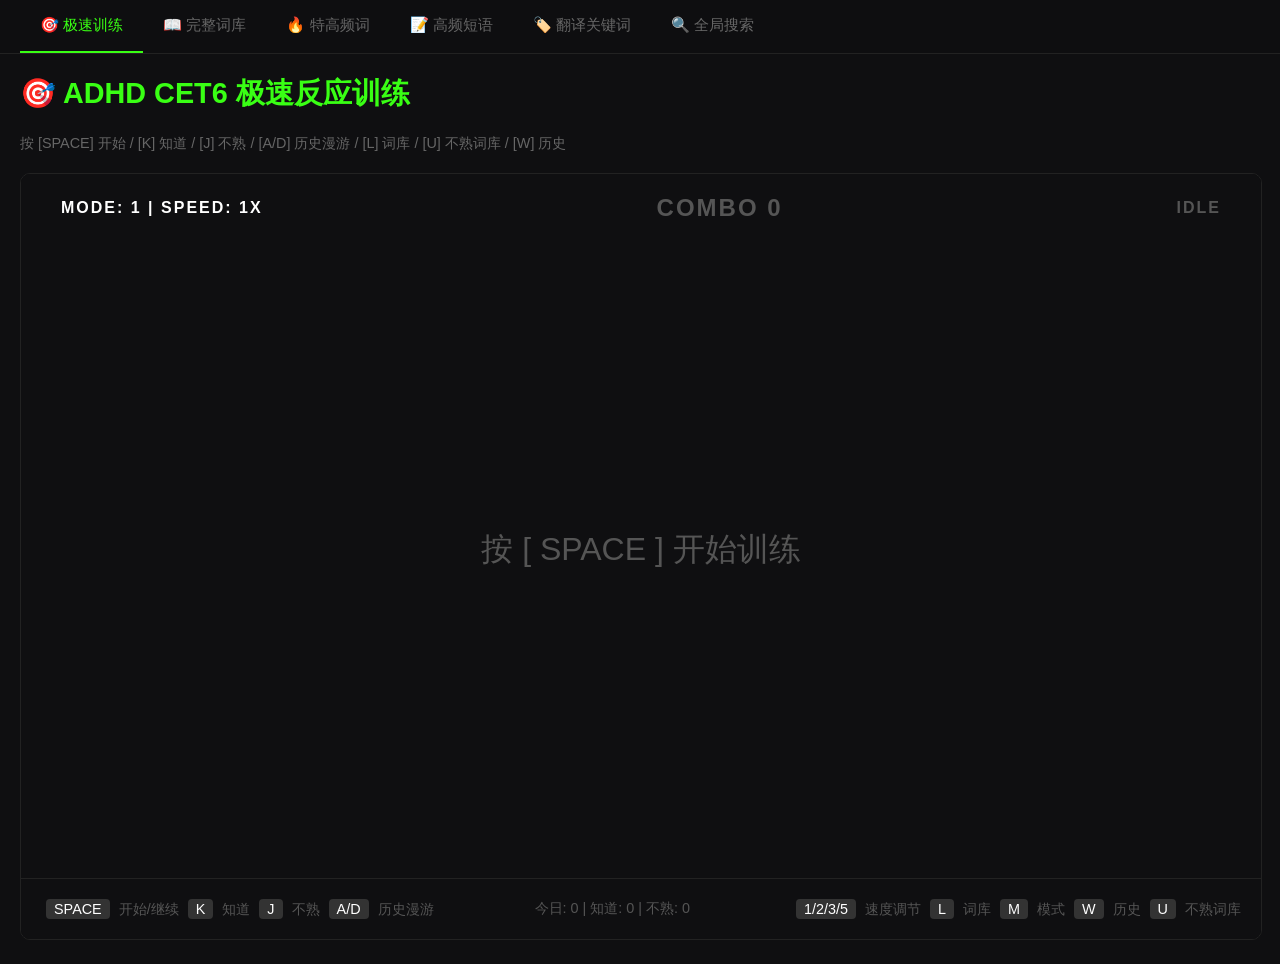
<file: hube.html>
<!DOCTYPE html>
<html lang="zh-CN">
<head>
    <meta charset="UTF-8">
    <meta name="viewport" content="width=device-width, initial-scale=1.0, maximum-scale=1.0, user-scalable=no">
    <title>CET6 词汇训练中枢 V3</title>
    <link rel="stylesheet" href="css/hube.css">
</head>
<body>

    <nav id="hub-nav">
        <div class="hub-nav-tab active" data-panel="training">🎯 极速训练</div>
        <div class="hub-nav-tab" data-panel="words">📖 完整词库</div>
        <div class="hub-nav-tab" data-panel="super-hf">🔥 特高频词</div>
        <div class="hub-nav-tab" data-panel="phrases">📝 高频短语</div>
        <div class="hub-nav-tab" data-panel="keywords">🏷️ 翻译关键词</div>
        <div class="hub-nav-tab" data-panel="search">🔍 全局搜索</div>
    </nav>

    <div id="hub-content">

        <!-- ===== 训练面板 ===== -->
        <div id="panel-training" class="hub-panel active">
            <div class="panel-title">🎯 ADHD CET6 极速反应训练</div>
            <div class="panel-subtitle">按 [SPACE] 开始 / [K] 知道 / [J] 不熟 / [A/D] 历史漫游 / [L] 词库 / [U] 不熟词库 / [W] 历史</div>
            <iframe src="index.html" id="training-iframe"
                style="width:100%;height:85vh;border:1px solid #222;border-radius:10px;background:#0f0f11;">
            </iframe>
        </div>

        <!-- ===== 词库面板 ===== -->
        <div id="panel-words" class="hub-panel">
            <div class="panel-title">📖 CET6 完整词库</div>
            <div id="words-stats-summary" class="stats-summary">
                <div class="stat-item"><span class="stat-value" id="w-total">0</span><span class="stat-label">总词汇</span></div>
                <div class="stat-item"><span class="stat-value" id="w-noun">0</span><span class="stat-label">名词</span></div>
                <div class="stat-item"><span class="stat-value" id="w-verb">0</span><span class="stat-label">动词</span></div>
                <div class="stat-item"><span class="stat-value" id="w-adj">0</span><span class="stat-label">形容词</span></div>
                <div class="stat-item"><span class="stat-value" id="w-adv">0</span><span class="stat-label">副词</span></div>
                <div class="stat-item"><span class="stat-value" id="w-prep">0</span><span class="stat-label">介词</span></div>
            </div>
            <div class="category-filters" id="words-filters">
                <button class="filter-btn active" data-filter="all">全部</button>
                <button class="filter-btn" data-filter="noun">名词</button>
                <button class="filter-btn" data-filter="verb">动词</button>
                <button class="filter-btn" data-filter="adjective">形容词</button>
                <button class="filter-btn" data-filter="adverb">副词</button>
                <button class="filter-btn" data-filter="preposition">介词</button>
                <button class="filter-btn" data-filter="academic">学术</button>
                <button class="filter-btn" data-filter="daily">生活</button>
                <button class="filter-btn" data-filter="technology">科技</button>
                <button class="filter-btn" data-filter="economy">经济</button>
                <button class="filter-btn" data-filter="society">社会</button>
                <button class="filter-btn" data-filter="emotion">情感</button>
                <button class="filter-btn" data-filter="basic">基础</button>
                <button class="filter-btn" data-filter="intermediate">进阶</button>
                <button class="filter-btn" data-filter="advanced">高级</button>
            </div>
            <div id="words-grid" class="word-library-grid"></div>
        </div>

        <!-- ===== 特高频面板 ===== -->
        <div id="panel-super-hf" class="hub-panel">
            <div class="panel-title">🔥 特高频词汇 <span style="font-size:0.9rem;color:#666;font-weight:normal;margin-left:10px;">CET6历年真题中最高频的50词</span></div>
            <div id="super-hf-stats" class="stats-summary">
                <div class="stat-item"><span class="stat-value" id="shf-total">0</span><span class="stat-label">特高频词</span></div>
                <div class="stat-item"><span class="stat-value" id="shf-noun">0</span><span class="stat-label">名词</span></div>
                <div class="stat-item"><span class="stat-value" id="shf-verb">0</span><span class="stat-label">动词</span></div>
                <div class="stat-item"><span class="stat-value" id="shf-adj">0</span><span class="stat-label">形容词</span></div>
            </div>
            <div id="super-hf-grid" class="word-library-grid"></div>
        </div>

        <!-- ===== 短语面板 ===== -->
        <div id="panel-phrases" class="hub-panel">
            <div class="panel-title">📝 CET6 高频短语 <span style="font-size:0.9rem;color:#666;font-weight:normal;margin-left:10px;">150个考试最常出现的短语搭配</span></div>
            <div id="phrases-stats" class="stats-summary">
                <div class="stat-item"><span class="stat-value" id="p-total">0</span><span class="stat-label">总短语</span></div>
                <div class="stat-item"><span class="stat-value" id="p-verb">0</span><span class="stat-label">动词短语</span></div>
                <div class="stat-item"><span class="stat-value" id="p-prep">0</span><span class="stat-label">介词短语</span></div>
                <div class="stat-item"><span class="stat-value" id="p-trans">0</span><span class="stat-label">过渡词</span></div>
                <div class="stat-item"><span class="stat-value" id="p-fixed">0</span><span class="stat-label">固定搭配</span></div>
            </div>
            <div class="category-filters" id="phrases-filters">
                <button class="filter-btn active" data-filter="all">全部</button>
                <button class="filter-btn" data-filter="动词短语">动词短语</button>
                <button class="filter-btn" data-filter="介词短语">介词短语</button>
                <button class="filter-btn" data-filter="过渡词">过渡词</button>
                <button class="filter-btn" data-filter="固定搭配">固定搭配</button>
            </div>
            <div id="phrases-content"></div>
        </div>

        <!-- ===== 关键词面板 ===== -->
        <div id="panel-keywords" class="hub-panel">
            <div class="panel-title">🏷️ 翻译关键词 <span style="font-size:0.9rem;color:#666;font-weight:normal;margin-left:10px;">按语义类别整理的词汇群组</span></div>
            <div class="panel-subtitle">点击关键词群组展开查看该类别下的所有相关词汇</div>
            <div id="keywords-content"></div>
        </div>

        <!-- ===== 搜索面板 ===== -->
        <div id="panel-search" class="hub-panel">
            <div class="panel-title">🔍 全局搜索</div>
            <div class="panel-subtitle">跨单词库和短语库搜索，支持英文/中文/音标匹配</div>
            <div id="search-bar">
                <input type="text" id="search-input" placeholder="输入英文单词、短语或中文释义...">
                <button id="search-btn">搜索</button>
            </div>
            <div id="search-suggestions"></div>
            <div id="search-results"></div>
        </div>

    </div>

    <script type="module">
        import { wordDB } from './js/wordDB.js';
        import { phraseDB } from './js/phraseDB.js';
        import { keywordsDB } from './js/keywordsDB.js';
        import { searchWords, searchPhrases, searchKeywords, getSuggestions, renderSearchResults } from './js/search.js';
        import { WORD_CATEGORIES, WORD_TOPICS, WORD_LEVELS, SUPER_HF_WORDS, MULTI_TRANSLATION_WORDS } from './js/constants.js';

        // ==================== 词库导航状态 ====================
        let hubWordsCursor = 0;
        let hubWordsFiltered = [];
        let hubWordsFilterType = 'all';
        let hubSHFCursor = 0;
        let hubSHFWords = [];

        // ==================== 面板切换 ====================
        const tabs = document.querySelectorAll('.hub-nav-tab');
        const panels = document.querySelectorAll('.hub-panel');

        tabs.forEach(tab => {
            tab.addEventListener('click', () => {
                const panelId = tab.dataset.panel;
                tabs.forEach(t => t.classList.remove('active'));
                tab.classList.add('active');
                panels.forEach(p => p.classList.remove('active'));
                document.getElementById(`panel-${panelId}`).classList.add('active');
                
                if (panelId === 'words') renderWordsPanel('all');
                if (panelId === 'phrases') renderPhrasesPanel('all');
                if (panelId === 'super-hf') renderSuperHFPanel();
                if (panelId === 'keywords') renderKeywordsPanel();
            });
        });

        // ==================== 词库面板 ====================
        function renderWordsPanel(filterType) {
            const grid = document.getElementById('words-grid');
            let filtered = filterWords(filterType);
            hubWordsFiltered = filtered;
            hubWordsFilterType = filterType;
            hubWordsCursor = 0;

            updateWordStats(filtered);

            grid.innerHTML = filtered.map((w, i) => `
                <div class="word-card ${getCategoryClass(w.category)} ${SUPER_HF_WORDS.has(w.word) ? '' : ''} ${i === 0 ? 'word-lib-selected' : ''}">
                    <div class="word">${w.word} ${SUPER_HF_WORDS.has(w.word) ? '<span class="super-hf-badge">高</span>' : ''} ${MULTI_TRANSLATION_WORDS.has(w.word) ? '<span style="display:inline-block;background:#ff9500;color:#000;font-size:0.65rem;padding:2px 6px;border-radius:3px;margin-left:4px;font-weight:bold;">多译</span>' : ''}</div>
                    <div class="phonetic">${w.phonetic}</div>
                    <div class="meaning">${w.meaning}</div>
                    <div class="example">${w.example}</div>
                    <div class="tags">
                        <span class="tag category">${w.category}</span>
                        <span class="tag topic">${w.topic}</span>
                        <span class="tag level">${w.level}</span>
                    </div>
                </div>
            `).join('');
        }

        function filterWords(type) {
            if (type === 'all') return wordDB;
            if (type === 'noun') return wordDB.filter(w => w.category === WORD_CATEGORIES.NOUN);
            if (type === 'verb') return wordDB.filter(w => w.category === WORD_CATEGORIES.VERB);
            if (type === 'adjective') return wordDB.filter(w => w.category === WORD_CATEGORIES.ADJECTIVE);
            if (type === 'adverb') return wordDB.filter(w => w.category === WORD_CATEGORIES.ADVERB);
            if (type === 'preposition') return wordDB.filter(w => w.category === WORD_CATEGORIES.PREPOSITION);
            if (type === 'academic') return wordDB.filter(w => w.topic === WORD_TOPICS.ACADEMIC);
            if (type === 'daily') return wordDB.filter(w => w.topic === WORD_TOPICS.DAILY);
            if (type === 'technology') return wordDB.filter(w => w.topic === WORD_TOPICS.TECHNOLOGY);
            if (type === 'economy') return wordDB.filter(w => w.topic === WORD_TOPICS.ECONOMY);
            if (type === 'society') return wordDB.filter(w => w.topic === WORD_TOPICS.SOCIETY);
            if (type === 'emotion') return wordDB.filter(w => w.topic === WORD_TOPICS.EMOTION);
            if (type === 'basic') return wordDB.filter(w => w.level === WORD_LEVELS.BASIC);
            if (type === 'intermediate') return wordDB.filter(w => w.level === WORD_LEVELS.INTERMEDIATE);
            if (type === 'advanced') return wordDB.filter(w => w.level === WORD_LEVELS.ADVANCED);
            return wordDB;
        }

        function updateWordStats(words) {
            document.getElementById('w-total').textContent = words.length;
            document.getElementById('w-noun').textContent = words.filter(w => w.category === WORD_CATEGORIES.NOUN).length;
            document.getElementById('w-verb').textContent = words.filter(w => w.category === WORD_CATEGORIES.VERB).length;
            document.getElementById('w-adj').textContent = words.filter(w => w.category === WORD_CATEGORIES.ADJECTIVE).length;
            document.getElementById('w-adv').textContent = words.filter(w => w.category === WORD_CATEGORIES.ADVERB).length;
            document.getElementById('w-prep').textContent = words.filter(w => w.category === WORD_CATEGORIES.PREPOSITION).length;
        }

        function getCategoryClass(category) {
            const map = {
                [WORD_CATEGORIES.NOUN]: 'noun',
                [WORD_CATEGORIES.VERB]: 'verb',
                [WORD_CATEGORIES.ADJECTIVE]: 'adjective',
                [WORD_CATEGORIES.ADVERB]: 'adverb',
                [WORD_CATEGORIES.PREPOSITION]: 'preposition'
            };
            return map[category] || '';
        }

        document.getElementById('words-filters').addEventListener('click', e => {
            if (e.target.classList.contains('filter-btn')) {
                document.querySelectorAll('#words-filters .filter-btn').forEach(b => b.classList.remove('active'));
                e.target.classList.add('active');
                renderWordsPanel(e.target.dataset.filter);
            }
        });

        // ==================== 搜索面板 ====================
        const searchInput = document.getElementById('search-input');
        const suggestionsDiv = document.getElementById('search-suggestions');

        searchInput.addEventListener('input', () => {
            const q = searchInput.value;
            if (q.length >= 2) {
                const suggestions = getSuggestions(q);
                suggestionsDiv.innerHTML = suggestions.map(s => `
                    <div class="suggestion-item" data-text="${s.text}">
                        <span class="suggestion-type">[${s.type === 'word' ? '单词' : '短语'}]</span>
                        <span class="suggestion-text">${s.text}</span>
                        <span class="suggestion-sub">${s.subtext}</span>
                    </div>
                `).join('');

                suggestionsDiv.querySelectorAll('.suggestion-item').forEach(item => {
                    item.addEventListener('click', () => {
                        searchInput.value = item.dataset.text;
                        suggestionsDiv.innerHTML = '';
                        renderSearchResults(item.dataset.text, 'search-results');
                    });
                });
            } else {
                suggestionsDiv.innerHTML = '';
            }
        });

        document.getElementById('search-btn').addEventListener('click', () => {
            renderSearchResults(searchInput.value, 'search-results');
        });

        searchInput.addEventListener('keydown', e => {
            if (e.key === 'Enter') {
                renderSearchResults(searchInput.value, 'search-results');
            }
        });

        // ==================== 短语面板 ====================
        function renderPhrasesPanel(filterType) {
            const container = document.getElementById('phrases-content');
            let filtered = filterType === 'all' ? phraseDB : phraseDB.filter(p => p.category === filterType);

            document.getElementById('p-total').textContent = filtered.length;
            document.getElementById('p-verb').textContent = filtered.filter(p => p.category === '动词短语').length;
            document.getElementById('p-prep').textContent = filtered.filter(p => p.category === '介词短语').length;
            document.getElementById('p-trans').textContent = filtered.filter(p => p.category === '过渡词').length;
            document.getElementById('p-fixed').textContent = filtered.filter(p => p.category === '固定搭配').length;

            const categories = ['动词短语', '介词短语', '过渡词', '固定搭配'];
            let html = '';

            categories.forEach(cat => {
                const items = filtered.filter(p => p.category === cat);
                if (items.length === 0) return;
                html += `<div class="phrase-category-title">${cat} (${items.length})</div>`;
                html += '<div class="phrase-grid">';
                html += items.map(p => `
                    <div class="phrase-card">
                        <div class="phrase-text">${p.phrase}</div>
                        <div class="phrase-meaning">${p.meaning}</div>
                        <div class="phrase-example">${p.example}</div>
                    </div>
                `).join('');
                html += '</div>';
            });

            container.innerHTML = html;
        }

        document.getElementById('phrases-filters').addEventListener('click', e => {
            if (e.target.classList.contains('filter-btn')) {
                document.querySelectorAll('#phrases-filters .filter-btn').forEach(b => b.classList.remove('active'));
                e.target.classList.add('active');
                renderPhrasesPanel(e.target.dataset.filter);
            }
        });

        // ==================== 特高频面板 ====================
        function renderSuperHFPanel() {
            const grid = document.getElementById('super-hf-grid');
            const superWords = wordDB.filter(w => SUPER_HF_WORDS.has(w.word));
            hubSHFWords = superWords;
            hubSHFCursor = 0;

            document.getElementById('shf-total').textContent = superWords.length;
            document.getElementById('shf-noun').textContent = superWords.filter(w => w.category === WORD_CATEGORIES.NOUN).length;
            document.getElementById('shf-verb').textContent = superWords.filter(w => w.category === WORD_CATEGORIES.VERB).length;
            document.getElementById('shf-adj').textContent = superWords.filter(w => w.category === WORD_CATEGORIES.ADJECTIVE).length;

            grid.innerHTML = superWords.map((w, i) => `
                <div class="word-card ${getCategoryClass(w.category)} ${i === 0 ? 'word-lib-selected' : ''}">
                    <div class="word">${w.word} <span class="super-hf-badge">特高频</span> ${MULTI_TRANSLATION_WORDS.has(w.word) ? '<span style="display:inline-block;background:#ff9500;color:#000;font-size:0.65rem;padding:2px 6px;border-radius:3px;margin-left:4px;font-weight:bold;">多译</span>' : ''}</div>
                    <div class="phonetic">${w.phonetic}</div>
                    <div class="meaning">${w.meaning}</div>
                    <div class="example">${w.example}</div>
                    <div class="tags">
                        <span class="tag category">${w.category}</span>
                        <span class="tag topic">${w.topic}</span>
                        <span class="tag level">${w.level}</span>
                    </div>
                </div>
            `).join('');
        }

        // ==================== 关键词面板 ====================
        function renderKeywordsPanel() {
            const container = document.getElementById('keywords-content');
            let html = '';

            keywordsDB.forEach(kw => {
                const words = kw.wordIds
                    .map(id => wordDB.find(w => w.id === id))
                    .filter(Boolean);

                html += `
                    <div class="keyword-category">
                        <div class="keyword-category-title">${kw.keyword} | ${kw.english} <span style="font-size:0.85rem;color:#888;font-weight:normal;">(${words.length}词)</span></div>
                        <div class="keyword-category-subtitle">${kw.description}</div>
                        <div class="keyword-words-grid">
                            ${words.map(w => `
                                <div class="keyword-word-card">
                                    <div class="kw-word">${w.word}</div>
                                    <div class="kw-meaning">${w.meaning}</div>
                                </div>
                            `).join('')}
                        </div>
                    </div>
                `;
            });

            container.innerHTML = html;
        }

        // ==================== 初始化 ====================
        renderPhrasesPanel('all');
        renderSuperHFPanel();
        renderKeywordsPanel();
        renderWordsPanel('all');

        // ==================== 键盘导航 ====================

        function getHubGridColumns(gridId) {
            const grid = document.getElementById(gridId);
            if (!grid) return 1;
            const cards = grid.querySelectorAll('.word-card');
            if (cards.length < 2) return 1;
            const firstTop = cards[0].getBoundingClientRect().top;
            let cols = 1;
            for (let i = 1; i < cards.length; i++) {
                if (Math.abs(cards[i].getBoundingClientRect().top - firstTop) < 2) cols++;
                else break;
            }
            return cols || 1;
        }

        function moveHubCursor(gridId, cursorRef, list, delta) {
            if (list.length === 0) return [0, false];
            let newIdx = cursorRef + delta;
            if (newIdx < 0) newIdx = 0;
            if (newIdx >= list.length) newIdx = list.length - 1;
            const grid = document.getElementById(gridId);
            const cards = grid.querySelectorAll('.word-card');
            cards.forEach((c, i) => c.classList.toggle('word-lib-selected', i === newIdx));
            if (cards[newIdx]) cards[newIdx].scrollIntoView({ behavior: 'smooth', block: 'nearest' });
            return [newIdx, true];
        }

        document.addEventListener('keydown', e => {
            const activePanel = document.querySelector('.hub-panel.active');
            if (!activePanel) return;
            const pid = activePanel.id;

            if (pid === 'panel-words') {
                const key = e.key.toUpperCase();
                if (key === 'W' || key === 'ARROWUP') { e.preventDefault(); [hubWordsCursor] = moveHubCursor('words-grid', hubWordsCursor, hubWordsFiltered, -getHubGridColumns('words-grid')); }
                else if (key === 'S' || key === 'ARROWDOWN') { e.preventDefault(); [hubWordsCursor] = moveHubCursor('words-grid', hubWordsCursor, hubWordsFiltered, getHubGridColumns('words-grid')); }
                else if (key === 'A' || key === 'ARROWLEFT') { e.preventDefault(); [hubWordsCursor] = moveHubCursor('words-grid', hubWordsCursor, hubWordsFiltered, -1); }
                else if (key === 'D' || key === 'ARROWRIGHT') { e.preventDefault(); [hubWordsCursor] = moveHubCursor('words-grid', hubWordsCursor, hubWordsFiltered, 1); }
                else if (key === 'J') {
                    e.preventDefault();
                    if (hubWordsFiltered[hubWordsCursor]) {
                        const word = hubWordsFiltered[hubWordsCursor];
                        import('./js/core.js').then(c => c.addToUnfamiliar(word));
                        alert('已加入不熟词库: ' + word.word);
                    }
                } else if (key === 'Q') {
                    e.preventDefault();
                    const cats = ['all','noun','verb','adjective','adverb','preposition','academic','daily','technology','economy','society','emotion','basic','intermediate','advanced'];
                    let ci = cats.indexOf(hubWordsFilterType) - 1;
                    if (ci < 0) ci = cats.length - 1;
                    hubWordsFilterType = cats[ci];
                    renderWordsPanel(hubWordsFilterType);
                } else if (key === 'E') {
                    e.preventDefault();
                    const cats = ['all','noun','verb','adjective','adverb','preposition','academic','daily','technology','economy','society','emotion','basic','intermediate','advanced'];
                    let ci = cats.indexOf(hubWordsFilterType) + 1;
                    if (ci >= cats.length) ci = 0;
                    hubWordsFilterType = cats[ci];
                    renderWordsPanel(hubWordsFilterType);
                }
            } else if (pid === 'panel-super-hf') {
                const key = e.key.toUpperCase();
                if (key === 'W' || key === 'ARROWUP') { e.preventDefault(); [hubSHFCursor] = moveHubCursor('super-hf-grid', hubSHFCursor, hubSHFWords, -getHubGridColumns('super-hf-grid')); }
                else if (key === 'S' || key === 'ARROWDOWN') { e.preventDefault(); [hubSHFCursor] = moveHubCursor('super-hf-grid', hubSHFCursor, hubSHFWords, getHubGridColumns('super-hf-grid')); }
                else if (key === 'A' || key === 'ARROWLEFT') { e.preventDefault(); [hubSHFCursor] = moveHubCursor('super-hf-grid', hubSHFCursor, hubSHFWords, -1); }
                else if (key === 'D' || key === 'ARROWRIGHT') { e.preventDefault(); [hubSHFCursor] = moveHubCursor('super-hf-grid', hubSHFCursor, hubSHFWords, 1); }
                else if (key === 'J') {
                    e.preventDefault();
                    if (hubSHFWords[hubSHFCursor]) {
                        import('./js/core.js').then(c => c.addToUnfamiliar(hubSHFWords[hubSHFCursor]));
                        alert('已加入不熟词库: ' + hubSHFWords[hubSHFCursor].word);
                    }
                }
            }
        });
    </script>
</body>
</html>
</file>
<file: css/main.css>
:root {
    --bg-color: #0f0f11;
    --text-main: #ffffff;
    --text-dim: #555555;
    --accent-green: #39ff14;
    --accent-red: #ff073a;
    --accent-yellow: #fefe33;
    --accent-blue: #00d4ff;
    --accent-purple: #b347ff;
    --accent-orange: #ff9500;
    --accent-pink: #ff2d55;
}

body, html {
    margin: 0;
    padding: 0;
    width: 100%;
    height: 100%;
    background-color: var(--bg-color);
    color: var(--text-main);
    font-family: -apple-system, BlinkMacSystemFont, "Segoe UI", Roboto, sans-serif;
    overflow: hidden;
    display: flex;
    flex-direction: column;
    user-select: none;
}

#header {
    display: flex;
    justify-content: space-between;
    align-items: center;
    padding: 20px 40px;
    font-weight: bold;
    text-transform: uppercase;
    letter-spacing: 2px;
}

#status-indicator {
    color: var(--text-dim);
}

.active-status {
    color: var(--accent-yellow) !important;
}

#combo-container {
    text-align: center;
    font-size: 24px;
    font-weight: 900;
    transition: all 0.1s;
}

.combo-low {
    color: var(--text-dim);
}

.combo-mid {
    color: var(--accent-yellow);
    transform: scale(1.1);
}

.combo-high {
    color: #ff5e00;
    text-shadow: 0 0 10px #ff5e00;
    transform: scale(1.2);
}

.combo-god {
    color: var(--accent-green);
    text-shadow: 0 0 20px var(--accent-green);
    transform: scale(1.3);
}

#main-stage {
    flex: 1;
    display: flex;
    flex-direction: column;
    justify-content: center;
    align-items: center;
    text-align: center;
    padding: 0 20px;
}

#word-display {
    font-size: 6rem;
    font-weight: 900;
    letter-spacing: 2px;
    margin-bottom: 10px;
}

#phonetic-display {
    font-size: 1.5rem;
    color: var(--text-dim);
    margin-bottom: 30px;
}

#meaning-display {
    font-size: 2.5rem;
    color: var(--accent-yellow);
    margin-bottom: 20px;
    opacity: 0;
    transition: opacity 0.1s;
}

#example-display {
    font-size: 1.2rem;
    color: #888;
    max-width: 800px;
    opacity: 0;
}

.show-meaning {
    opacity: 1 !important;
}

#footer {
    padding: 20px;
    display: flex;
    justify-content: space-between;
    font-size: 0.9rem;
    color: var(--text-dim);
    border-top: 1px solid #222;
}

.key-hint {
    display: inline-block;
    background: #333;
    padding: 2px 8px;
    border-radius: 4px;
    color: #fff;
    margin: 0 5px;
}

.god-mode-border {
    box-shadow: inset 0 0 50px var(--accent-green);
}

#unfamiliar-indicator {
    position: fixed;
    top: 50%;
    left: 50%;
    transform: translate(-50%, -50%);
    font-size: 8rem;
    font-weight: 900;
    color: var(--accent-red);
    opacity: 0;
    pointer-events: none;
    z-index: 999;
    text-shadow: 0 0 30px var(--accent-red);
}

.show-unfamiliar {
    animation: unfamiliar-pulse 0.5s ease-out;
}

@keyframes unfamiliar-pulse {
    0% {
        opacity: 0;
        transform: translate(-50%, -50%) scale(0.5);
    }
    50% {
        opacity: 1;
        transform: translate(-50%, -50%) scale(1.2);
    }
    100% {
        opacity: 0;
        transform: translate(-50%, -50%) scale(1);
    }
}

#word-library-modal {
    display: none;
    position: fixed;
    top: 0;
    left: 0;
    width: 100%;
    height: 100%;
    background: rgba(30, 30, 35, 0.85);
    z-index: 1000;
    backdrop-filter: blur(4px);
}

#word-library-content {
    max-width: 1400px;
    height: 100%;
    margin: 0 auto;
    padding: 10px 20px;
    display: flex;
    flex-direction: column;
    overflow: hidden;
}

#word-library-top {
    flex-shrink: 0;
    padding-top: 5px;
}

#word-library-header {
    display: flex;
    justify-content: space-between;
    align-items: center;
    margin-bottom: 10px;
}

#word-library-title {
    font-size: 1.6rem;
    font-weight: bold;
}

#close-library {
    background: #333;
    padding: 8px 16px;
    border-radius: 5px;
    cursor: pointer;
    font-size: 0.9rem;
}

#close-library:hover {
    background: #444;
}

#category-filters {
    display: flex;
    gap: 8px;
    margin-bottom: 10px;
    flex-wrap: wrap;
}

#word-library-scroll {
    flex: 1;
    overflow-y: auto;
    padding-bottom: 20px;
    scrollbar-width: thin;
    scrollbar-color: #333 transparent;
}

#word-library-scroll::-webkit-scrollbar {
    width: 6px;
}

#word-library-scroll::-webkit-scrollbar-thumb {
    background: #333;
    border-radius: 3px;
}

.filter-btn {
    background: #222;
    border: none;
    color: #fff;
    padding: 8px 16px;
    border-radius: 4px;
    cursor: pointer;
    font-size: 0.9rem;
}

.filter-btn:hover {
    background: #333;
}

.filter-btn.active {
    background: var(--accent-blue);
    color: #000;
}

.word-library-grid {
    display: grid;
    grid-template-columns: repeat(auto-fill, minmax(320px, 1fr));
    gap: 15px;
}

.word-card {
    background: #1a1a1a;
    padding: 15px;
    border-radius: 8px;
    border-left: 4px solid var(--accent-green);
}

.word-card.noun {
    border-left-color: var(--accent-blue);
}

.word-card.verb {
    border-left-color: var(--accent-green);
}

.word-card.adjective {
    border-left-color: var(--accent-orange);
}

.word-card.adverb {
    border-left-color: var(--accent-purple);
}

.word-card.preposition {
    border-left-color: var(--accent-pink);
}

.word-card.word-lib-selected,
.unfamiliar-word-card.word-lib-selected {
    outline: 2px solid var(--accent-green);
    outline-offset: -2px;
    box-shadow: 0 0 12px rgba(57, 255, 20, 0.3);
    transform: scale(1.02);
}

.word-card .word {
    font-size: 1.2rem;
    font-weight: bold;
    color: var(--accent-green);
}

.word-card .phonetic {
    font-size: 0.9rem;
    color: var(--text-dim);
}

.word-card .meaning {
    font-size: 1rem;
    margin-top: 5px;
}

.word-card .example {
    font-size: 0.85rem;
    color: #666;
    margin-top: 5px;
    font-style: italic;
}

.word-card .tags {
    margin-top: 8px;
    display: flex;
    gap: 5px;
    flex-wrap: wrap;
}

.tag {
    font-size: 0.75rem;
    padding: 2px 8px;
    border-radius: 3px;
    background: #333;
    color: #888;
}

.tag.category {
    background: var(--accent-blue);
    color: #000;
}

.tag.topic {
    background: var(--accent-purple);
    color: #fff;
}

.tag.level {
    background: var(--accent-orange);
    color: #000;
}

#stats-summary {
    margin-bottom: 20px;
    padding: 15px;
    background: #1a1a1a;
    border-radius: 8px;
    display: flex;
    gap: 30px;
    flex-wrap: wrap;
}

.stat-item {
    display: flex;
    align-items: center;
    gap: 8px;
}

.stat-value {
    font-size: 1.2rem;
    font-weight: bold;
    color: var(--accent-yellow);
}

.stat-label {
    color: #888;
    font-size: 0.9rem;
}

#history-panel {
    position: fixed;
    bottom: -200px;
    left: 0;
    width: 100%;
    height: 180px;
    background: rgba(15, 15, 17, 0.98);
    border-top: 1px solid #333;
    z-index: 900;
    transition: bottom 0.3s ease-out;
}

#history-panel.show {
    bottom: 0;
}

#history-header {
    display: flex;
    justify-content: space-between;
    align-items: center;
    padding: 15px 30px;
    border-bottom: 1px solid #333;
}

#history-title {
    font-size: 1.2rem;
    font-weight: bold;
}

#close-history {
    background: #333;
    padding: 8px 16px;
    border-radius: 4px;
    cursor: pointer;
    font-size: 0.9rem;
}

#history-scroll {
    display: flex;
    overflow-x: auto;
    padding: 15px 30px;
    gap: 15px;
    scrollbar-width: none;
    scroll-behavior: smooth;
}

#history-scroll::-webkit-scrollbar {
    display: none;
}

.history-card {
    flex-shrink: 0;
    background: #1a1a1a;
    padding: 12px 20px;
    border-radius: 8px;
    min-width: 180px;
    border-left: 4px solid var(--accent-green);
}

.history-card.unfamiliar {
    border-left-color: var(--accent-red);
}

.history-card.current {
    box-shadow: 0 0 15px rgba(57, 255, 20, 0.3);
}

.history-word {
    font-size: 1.1rem;
    font-weight: bold;
    color: var(--accent-green);
}

.history-word.unfamiliar {
    color: var(--accent-red);
}

.history-meaning {
    font-size: 0.85rem;
    color: #888;
    margin-top: 5px;
}

#unfamiliar-library-modal {
    display: none;
    position: fixed;
    top: 0;
    left: 0;
    width: 100%;
    height: 100%;
    background: rgba(0, 0, 0, 0.9);
    z-index: 1001;
    overflow: auto;
}

#unfamiliar-library-content {
    max-width: 1200px;
    margin: 50px auto;
    padding: 20px;
}

#unfamiliar-library-header {
    display: flex;
    justify-content: space-between;
    align-items: center;
    margin-bottom: 30px;
}

#unfamiliar-library-title {
    font-size: 2rem;
    font-weight: bold;
    color: var(--accent-red);
}

#close-unfamiliar-library {
    background: #333;
    padding: 10px 20px;
    border-radius: 5px;
    cursor: pointer;
}

#unfamiliar-library-grid {
    display: grid;
    grid-template-columns: repeat(auto-fill, minmax(280px, 1fr));
    gap: 15px;
}

.unfamiliar-word-card {
    background: #1a1a1a;
    padding: 15px;
    border-radius: 8px;
    border-left: 4px solid var(--accent-red);
}

.unfamiliar-word {
    font-size: 1.2rem;
    font-weight: bold;
    color: var(--accent-red);
}

.unfamiliar-phonetic {
    font-size: 0.9rem;
    color: var(--text-dim);
}

.unfamiliar-meaning {
    font-size: 1rem;
    margin-top: 5px;
}

.unfamiliar-example {
    font-size: 0.85rem;
    color: #666;
    margin-top: 5px;
    font-style: italic;
}

.remove-from-unfamiliar {
    margin-top: 10px;
    background: var(--accent-red);
    color: #fff;
    border: none;
    padding: 6px 12px;
    border-radius: 4px;
    cursor: pointer;
    font-size: 0.85rem;
}

.remove-from-unfamiliar:hover {
    background: #cc062f;
}

.mobile-controls {
    display: none;
    padding: 15px;
    background: rgba(20, 20, 20, 0.95);
    border-top: 1px solid #333;
    position: fixed;
    bottom: 0;
    left: 0;
    right: 0;
    z-index: 100;
}

.mobile-row {
    display: flex;
    justify-content: center;
    gap: 10px;
    margin-bottom: 10px;
}

.mobile-row:last-child {
    margin-bottom: 0;
}

.mobile-btn {
    padding: 15px 20px;
    border: none;
    border-radius: 8px;
    font-size: 1rem;
    font-weight: bold;
    cursor: pointer;
    touch-action: manipulation;
    -webkit-tap-highlight-color: transparent;
    min-width: 70px;
}

.mobile-btn-know {
    background: var(--accent-green);
    color: #000;
}

.mobile-btn-space {
    background: var(--accent-blue);
    color: #000;
}

.mobile-btn-unfamiliar {
    background: var(--accent-red);
    color: #fff;
}

.mobile-btn-speed {
    background: #333;
    color: #fff;
    min-width: 50px;
}

.mobile-btn-speed.active {
    background: var(--accent-yellow);
    color: #000;
}

.mobile-btn-mode {
    background: var(--accent-purple);
    color: #fff;
}

.mobile-btn-history {
    background: var(--accent-orange);
    color: #000;
}

.mobile-btn-library {
    background: #555;
    color: #fff;
}

@media (max-width: 768px) {
    .mobile-controls {
        display: block;
    }
    
    #footer {
        display: none;
    }
    
    body {
        padding-bottom: 200px;
    }
    
    #main-stage {
        padding-bottom: 50px;
    }
}

@media (max-width: 480px) {
    .mobile-btn {
        padding: 12px 15px;
        font-size: 0.9rem;
        min-width: 60px;
    }
    
    .mobile-row {
        gap: 8px;
    }
}

.multi-badge {
    display: inline-block;
    background: var(--accent-orange);
    color: #000;
    font-size: 0.65rem;
    padding: 2px 6px;
    border-radius: 3px;
    margin-left: 8px;
    font-weight: bold;
    vertical-align: middle;
}

.word-many-translations {
    border-left-width: 4px;
    border-left-color: var(--accent-orange) !important;
}

.meaning.many-translations {
    color: var(--accent-orange) !important;
    font-size: 0.95rem;
}

.unfamiliar-actions {
    display: flex;
    gap: 10px;
    margin-bottom: 20px;
    flex-wrap: wrap;
}

.unfamiliar-action-btn {
    background: var(--accent-blue);
    color: #000;
    border: none;
    padding: 10px 20px;
    border-radius: 6px;
    cursor: pointer;
    font-size: 0.9rem;
    font-weight: bold;
}

.unfamiliar-action-btn:hover {
    background: #00b8e6;
}
</file>
<file: css/hube.css>
:root {
    --bg-color: #0f0f11;
    --text-main: #ffffff;
    --text-dim: #555555;
    --accent-green: #39ff14;
    --accent-red: #ff073a;
    --accent-yellow: #fefe33;
    --accent-blue: #00d4ff;
    --accent-purple: #b347ff;
    --accent-orange: #ff9500;
    --accent-pink: #ff2d55;
}

body, html {
    margin: 0;
    padding: 0;
    width: 100%;
    min-height: 100%;
    background-color: var(--bg-color);
    color: var(--text-main);
    font-family: -apple-system, BlinkMacSystemFont, "Segoe UI", Roboto, sans-serif;
    user-select: none;
}

#hub-nav {
    position: sticky;
    top: 0;
    z-index: 100;
    display: flex;
    background: rgba(15, 15, 17, 0.95);
    border-bottom: 1px solid #222;
    padding: 0 20px;
    overflow-x: auto;
    scrollbar-width: none;
}

#hub-nav::-webkit-scrollbar { display: none; }

.hub-nav-tab {
    padding: 15px 20px;
    cursor: pointer;
    font-size: 0.95rem;
    white-space: nowrap;
    color: #666;
    border-bottom: 2px solid transparent;
    transition: all 0.2s;
}

.hub-nav-tab:hover { color: #aaa; }

.hub-nav-tab.active {
    color: var(--accent-green);
    border-bottom-color: var(--accent-green);
}

#hub-content {
    max-width: 1400px;
    margin: 0 auto;
    padding: 20px;
}

.hub-panel { display: none; }
.hub-panel.active { display: block; }

.panel-title {
    font-size: 1.8rem;
    font-weight: bold;
    margin-bottom: 20px;
    color: var(--accent-green);
}

.panel-subtitle {
    font-size: 0.9rem;
    color: #666;
    margin-bottom: 20px;
}

/* ===== 搜索面板 ===== */
#search-bar {
    display: flex;
    gap: 10px;
    margin-bottom: 20px;
}

#search-input {
    flex: 1;
    background: #1a1a1a;
    border: 1px solid #333;
    border-radius: 8px;
    padding: 12px 20px;
    color: #fff;
    font-size: 1.1rem;
    outline: none;
    transition: border-color 0.2s;
}

#search-input:focus { border-color: var(--accent-green); }
#search-input::placeholder { color: #555; }

#search-btn {
    background: var(--accent-green);
    color: #000;
    border: none;
    border-radius: 8px;
    padding: 12px 24px;
    font-size: 1rem;
    font-weight: bold;
    cursor: pointer;
}

#search-btn:hover { opacity: 0.9; }

#search-suggestions {
    margin-bottom: 15px;
}

.suggestion-item {
    padding: 8px 16px;
    cursor: pointer;
    background: #1a1a1a;
    margin-bottom: 4px;
    border-radius: 4px;
    color: #888;
}

.suggestion-item:hover { background: #222; color: #fff; }
.suggestion-item .suggestion-type { color: var(--accent-blue); font-size: 0.75rem; }
.suggestion-item .suggestion-text { color: #fff; font-weight: bold; }
.suggestion-item .suggestion-sub { color: #666; font-size: 0.85rem; margin-left: 10px; }

.search-section-title {
    font-size: 1.1rem;
    font-weight: bold;
    color: var(--accent-yellow);
    margin: 20px 0 10px;
    padding-bottom: 5px;
    border-bottom: 1px solid #222;
}

.search-results-grid {
    display: grid;
    grid-template-columns: repeat(auto-fill, minmax(350px, 1fr));
    gap: 12px;
    margin-bottom: 20px;
}

.search-card {
    background: #1a1a1a;
    padding: 15px;
    border-radius: 8px;
    border-left: 4px solid var(--accent-green);
}

.search-card.phrase-card { border-left-color: var(--accent-blue); }

.search-card-word {
    font-size: 1.1rem;
    font-weight: bold;
    color: var(--accent-green);
}

.phrase-card .search-card-word { color: var(--accent-blue); }

.search-card-phonetic {
    font-size: 0.85rem;
    color: var(--text-dim);
    margin-left: 8px;
}

.search-card-meaning {
    font-size: 0.95rem;
    margin-top: 5px;
}

.search-card-example {
    font-size: 0.8rem;
    color: #666;
    margin-top: 5px;
    font-style: italic;
}

.search-card-tag {
    display: inline-block;
    font-size: 0.7rem;
    padding: 2px 8px;
    border-radius: 3px;
    background: var(--accent-blue);
    color: #000;
    margin-top: 8px;
}

/* ===== 词库面板 ===== */
.word-library-grid {
    display: grid;
    grid-template-columns: repeat(auto-fill, minmax(320px, 1fr));
    gap: 15px;
}

.word-card {
    background: #1a1a1a;
    padding: 15px;
    border-radius: 8px;
    border-left: 4px solid var(--accent-green);
}

.word-card.noun { border-left-color: var(--accent-blue); }
.word-card.verb { border-left-color: var(--accent-green); }
.word-card.adjective { border-left-color: var(--accent-orange); }
.word-card.adverb { border-left-color: var(--accent-purple); }
.word-card.preposition { border-left-color: var(--accent-pink); }

.word-card.word-lib-selected {
    outline: 2px solid var(--accent-green);
    outline-offset: -2px;
    box-shadow: 0 0 12px rgba(57, 255, 20, 0.3);
    transform: scale(1.02);
}

.word-card .word {
    font-size: 1.2rem;
    font-weight: bold;
    color: var(--accent-green);
}

.word-card .phonetic {
    font-size: 0.9rem;
    color: var(--text-dim);
}

.word-card .meaning {
    font-size: 1rem;
    margin-top: 5px;
}

.word-card .example {
    font-size: 0.85rem;
    color: #666;
    margin-top: 5px;
    font-style: italic;
}

.word-card .tags {
    margin-top: 8px;
    display: flex;
    gap: 5px;
    flex-wrap: wrap;
}

.tag {
    font-size: 0.75rem;
    padding: 2px 8px;
    border-radius: 3px;
    background: #333;
    color: #888;
}

.tag.category { background: var(--accent-blue); color: #000; }
.tag.topic { background: var(--accent-purple); color: #fff; }
.tag.level { background: var(--accent-orange); color: #000; }

.category-filters {
    display: flex;
    gap: 10px;
    margin-bottom: 20px;
    flex-wrap: wrap;
}

.filter-btn {
    background: #222;
    border: none;
    color: #fff;
    padding: 8px 16px;
    border-radius: 4px;
    cursor: pointer;
    font-size: 0.9rem;
}

.filter-btn:hover { background: #333; }
.filter-btn.active { background: var(--accent-blue); color: #000; }

.stats-summary {
    margin-bottom: 20px;
    padding: 15px;
    background: #1a1a1a;
    border-radius: 8px;
    display: flex;
    gap: 30px;
    flex-wrap: wrap;
}

.stat-item {
    display: flex;
    align-items: center;
    gap: 8px;
}

.stat-value {
    font-size: 1.2rem;
    font-weight: bold;
    color: var(--accent-yellow);
}

.stat-label { color: #888; font-size: 0.9rem; }

/* ===== 短语面板 ===== */
.phrase-category-title {
    font-size: 1.2rem;
    font-weight: bold;
    color: var(--accent-blue);
    margin: 20px 0 10px;
    padding-bottom: 5px;
    border-bottom: 1px solid #222;
}

.phrase-grid {
    display: grid;
    grid-template-columns: repeat(auto-fill, minmax(320px, 1fr));
    gap: 10px;
    margin-bottom: 15px;
}

.phrase-card {
    background: #1a1a1a;
    padding: 12px 15px;
    border-radius: 6px;
    border-left: 3px solid var(--accent-blue);
}

.phrase-card .phrase-text {
    font-size: 1.05rem;
    font-weight: bold;
    color: var(--accent-blue);
}

.phrase-card .phrase-meaning {
    font-size: 0.9rem;
    margin-top: 3px;
}

.phrase-card .phrase-example {
    font-size: 0.8rem;
    color: #666;
    margin-top: 5px;
    font-style: italic;
}

/* ===== 关键词面板 ===== */
.keyword-category {
    margin-bottom: 30px;
    background: #1a1a1a;
    border-radius: 10px;
    padding: 20px;
    border-left: 4px solid var(--accent-purple);
}

.keyword-category-title {
    font-size: 1.3rem;
    font-weight: bold;
    color: var(--accent-purple);
    margin-bottom: 5px;
}

.keyword-category-subtitle {
    font-size: 0.85rem;
    color: #666;
    margin-bottom: 15px;
}

.keyword-words-grid {
    display: grid;
    grid-template-columns: repeat(auto-fill, minmax(220px, 1fr));
    gap: 8px;
}

.keyword-word-card {
    background: #111;
    padding: 10px 12px;
    border-radius: 5px;
    cursor: default;
    border-left: 2px solid var(--accent-purple);
}

.keyword-word-card .kw-word {
    font-size: 1rem;
    font-weight: bold;
    color: var(--accent-green);
}

.keyword-word-card .kw-meaning {
    font-size: 0.8rem;
    color: #888;
    margin-top: 2px;
}

/* ===== 特高频面板 ===== */
.super-hf-badge {
    display: inline-block;
    background: var(--accent-red);
    color: #fff;
    font-size: 0.7rem;
    padding: 2px 6px;
    border-radius: 3px;
    margin-left: 6px;
    vertical-align: middle;
}

/* ===== 响应式 ===== */
@media (max-width: 768px) {
    #hub-nav {
        padding: 0 10px;
    }

    .hub-nav-tab {
        padding: 12px 14px;
        font-size: 0.85rem;
    }

    .search-results-grid,
    .word-library-grid,
    .phrase-grid,
    .keyword-words-grid {
        grid-template-columns: 1fr;
    }

    .category-filters {
        gap: 6px;
    }

    .filter-btn {
        padding: 6px 10px;
        font-size: 0.8rem;
    }

    .stats-summary {
        flex-wrap: wrap;
        gap: 15px;
    }
}
</file>
